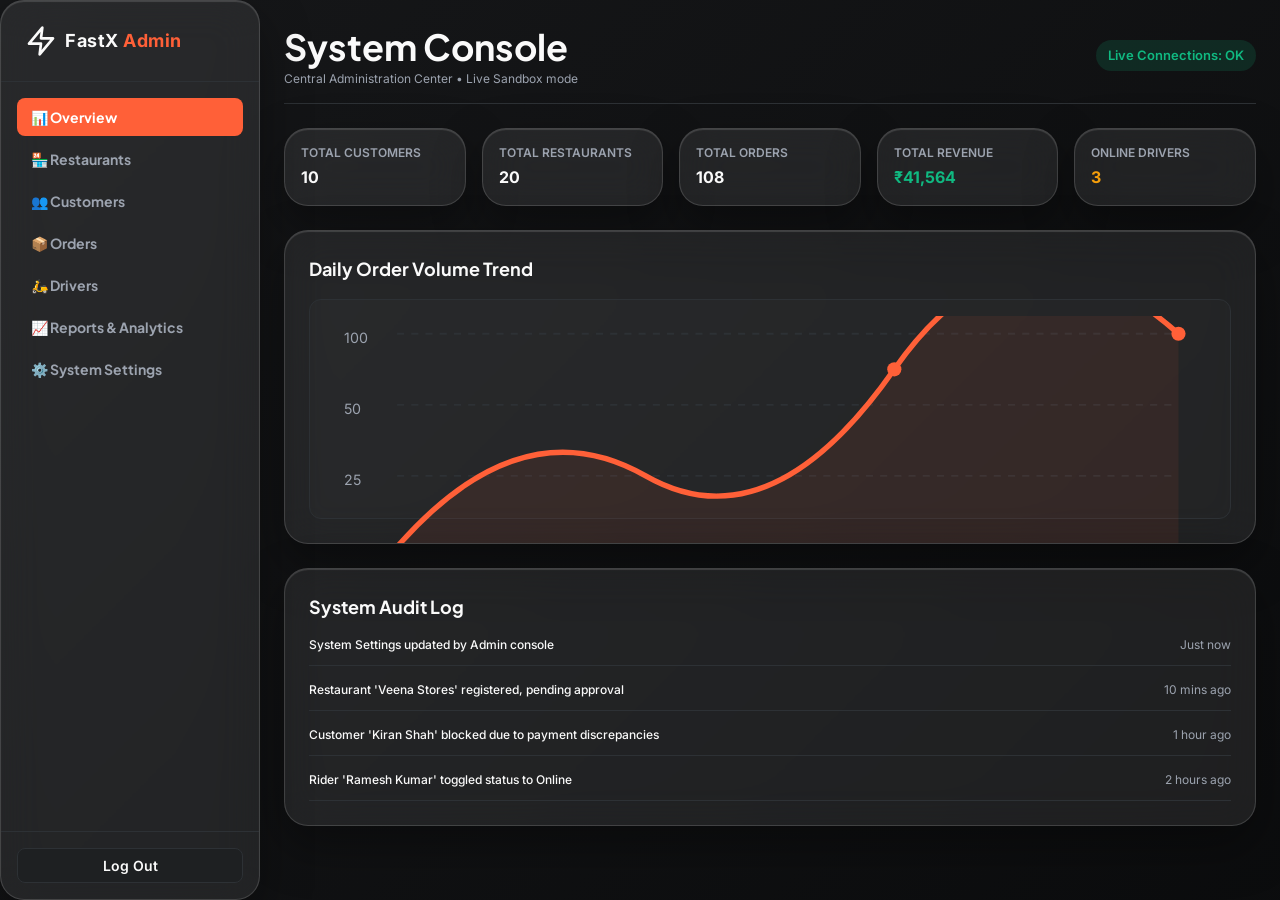
<file: admin/dashboard.html>
<!DOCTYPE html>
<html lang="en">
<head>
  <meta charset="UTF-8">
  <meta name="viewport" content="width=device-width, initial-scale=1.0">
  
  <!-- SEO Meta Tags -->
  <title>Admin Dashboard - FastX</title>
  <meta name="description" content="Manage platform operations, verify merchants, block users, and monitor order stats for FastX.">
  
  <!-- Google Fonts -->
  <link rel="preconnect" href="https://fonts.googleapis.com">
  <link rel="preconnect" href="https://fonts.gstatic.com" crossorigin>
  <link href="https://fonts.googleapis.com/css2?family=Inter:wght@400;500;600;700&family=Plus+Jakarta+Sans:wght@500;600;700;800&display=swap" rel="stylesheet">
  
  <!-- CSS Stylesheets -->
  <link rel="stylesheet" href="../css/design-system.css">
  <link rel="stylesheet" href="../css/components.css">
  <link rel="stylesheet" href="../css/pages/admin-dashboard.css">
  <link rel="stylesheet" href="../css/pages/checkout.css"> <!-- Reusing modal backdrop styling -->
</head>
<body class="admin-root">

  <!-- ==========================================
       1. SIDEBAR NAVIGATION (Desktop)
       ========================================== -->
  <aside class="admin-sidebar" aria-label="Console Navigation">
    <div class="admin-sidebar-header">
      <svg class="icon icon-lg" viewBox="0 0 24 24" fill="none" stroke="var(--color-primary)" stroke-width="2.5">
        <path d="M13 2L3 14h9l-1 8 10-12h-9l1-8z"/>
      </svg>
      <span class="font-weight-bold text-lg" style="letter-spacing: 0.5px;">FastX <span style="color: var(--color-primary);">Admin</span></span>
    </div>

    <!-- 8 Tabs Buttons -->
    <nav class="admin-sidebar-menu">
      <button class="admin-sidebar-btn active" onclick="switchAdminTab('overview')" id="btn-overview">
        📊 Overview
      </button>
      <button class="admin-sidebar-btn" onclick="switchAdminTab('restaurants')" id="btn-restaurants">
        🏪 Restaurants
      </button>
      <button class="admin-sidebar-btn" onclick="switchAdminTab('customers')" id="btn-customers">
        👥 Customers
      </button>
      <button class="admin-sidebar-btn" onclick="switchAdminTab('orders')" id="btn-orders">
        📦 Orders
      </button>
      <button class="admin-sidebar-btn" onclick="switchAdminTab('drivers')" id="btn-drivers">
        🛵 Drivers
      </button>
      <button class="admin-sidebar-btn" onclick="switchAdminTab('reports')" id="btn-reports">
        📈 Reports & Analytics
      </button>
      <button class="admin-sidebar-btn" onclick="switchAdminTab('settings')" id="btn-settings">
        ⚙️ System Settings
      </button>
    </nav>

    <div class="admin-sidebar-footer">
      <button class="btn btn-secondary btn-block" onclick="processAdminLogout()" style="padding: 8px;">
        Log Out
      </button>
    </div>
  </aside>

  <!-- ==========================================
       2. MAIN WORKSPACE / CONTENT PANELS
       ========================================== -->
  <main class="admin-main">
    
    <!-- Workspace Header -->
    <header class="admin-header">
      <div>
        <h1 class="text-3xl">System Console</h1>
        <p class="text-xs" style="color: var(--color-dark-text-muted); margin-top: 2px;">Central Administration Center • Live Sandbox mode</p>
      </div>
      
      <div style="display: flex; align-items: center; gap: var(--space-4);">
        <span class="badge badge-success" style="padding: 6px 12px; font-size: 0.8125rem;">Live Connections: OK</span>
      </div>
    </header>

    <!-- ======================================================================
         TAB PANEL 1: OVERVIEW DASHBOARD
         ====================================================================== -->
    <section class="admin-tab-panel active" id="panel-overview">
      
      <!-- 5 Stats Cards Grid -->
      <div class="admin-stats-grid">
        <div class="card">
          <span class="text-xs font-weight-semibold" style="color: var(--color-dark-text-muted);">TOTAL CUSTOMERS</span>
          <div class="text-2xl font-weight-bold" id="stats-customers" style="margin-top: 4px;">0</div>
        </div>
        <div class="card">
          <span class="text-xs font-weight-semibold" style="color: var(--color-dark-text-muted);">TOTAL RESTAURANTS</span>
          <div class="text-2xl font-weight-bold" id="stats-restaurants" style="margin-top: 4px;">0</div>
        </div>
        <div class="card">
          <span class="text-xs font-weight-semibold" style="color: var(--color-dark-text-muted);">TOTAL ORDERS</span>
          <div class="text-2xl font-weight-bold" id="stats-orders" style="margin-top: 4px;">0</div>
        </div>
        <div class="card">
          <span class="text-xs font-weight-semibold" style="color: var(--color-dark-text-muted);">TOTAL REVENUE</span>
          <div class="text-2xl font-weight-bold" id="stats-revenue" style="margin-top: 4px; color: var(--color-success);">₹0</div>
        </div>
        <div class="card">
          <span class="text-xs font-weight-semibold" style="color: var(--color-dark-text-muted);">ONLINE DRIVERS</span>
          <div class="text-2xl font-weight-bold" id="stats-drivers" style="margin-top: 4px; color: var(--color-warning);">0</div>
        </div>
      </div>

      <!-- Trend Chart Mock (SVG) -->
      <div class="card" style="padding: var(--space-6);">
        <h3 class="text-lg font-weight-bold" style="margin-bottom: var(--space-4);">Daily Order Volume Trend</h3>
        <div class="svg-chart-box">
          <svg viewBox="0 0 500 150" width="100%" height="100%">
            <!-- Graph Grids -->
            <line x1="40" y1="10" x2="480" y2="10" stroke="#2D3135" stroke-dasharray="4"/>
            <line x1="40" y1="50" x2="480" y2="50" stroke="#2D3135" stroke-dasharray="4"/>
            <line x1="40" y1="90" x2="480" y2="90" stroke="#2D3135" stroke-dasharray="4"/>
            <line x1="40" y1="130" x2="480" y2="130" stroke="#2D3135"/>
            
            <!-- Axis Labels -->
            <text x="10" y="15" fill="#9CA3AF" font-size="8">100</text>
            <text x="10" y="55" fill="#9CA3AF" font-size="8">50</text>
            <text x="10" y="95" fill="#9CA3AF" font-size="8">25</text>
            <text x="10" y="135" fill="#9CA3AF" font-size="8">0</text>

            <!-- Line Path (Gradient Area) -->
            <path d="M 40 130 Q 110 50, 180 90 T 320 30 T 480 10 L 480 130 Z" fill="rgba(255, 90, 54, 0.08)" />
            <path d="M 40 130 Q 110 50, 180 90 T 320 30 T 480 10" fill="none" stroke="var(--color-primary)" stroke-width="3" stroke-linecap="round" />
            
            <!-- Key Points -->
            <circle cx="480" cy="10" r="4" fill="var(--color-primary)"/>
            <circle cx="320" cy="30" r="4" fill="var(--color-primary)"/>
          </svg>
        </div>
      </div>

      <!-- Recent Log Activities -->
      <div class="card" style="padding: var(--space-6);">
        <h3 class="text-lg font-weight-bold" style="margin-bottom: var(--space-4);">System Audit Log</h3>
        <div style="display: flex; flex-direction: column; gap: var(--space-4);" id="activity-log-container">
          <!-- Dynamic entries -->
        </div>
      </div>

    </section>

    <!-- ======================================================================
         TAB PANEL 2: RESTAURANT MANAGEMENT
         ====================================================================== -->
    <section class="admin-tab-panel" id="panel-restaurants">
      <div class="menu-controls-row">
        <div class="input-group" style="max-width: 320px; margin-bottom: 0;">
          <input class="input-field" type="text" id="rest-search-input" placeholder="Search restaurant name..." oninput="filterRestaurantsTable(this.value)">
        </div>
      </div>

      <div style="overflow-x: auto; margin-top: var(--space-4);">
        <table class="menu-list-table">
          <thead>
            <tr>
              <th>Restaurant</th>
              <th>Area</th>
              <th>Rating</th>
              <th>Status</th>
              <th>Console Approval</th>
              <th>Actions</th>
            </tr>
          </thead>
          <tbody id="admin-restaurants-table-body">
            <!-- Data dynamically populated -->
          </tbody>
        </table>
      </div>
    </section>

    <!-- ======================================================================
         TAB PANEL 3: CUSTOMER MANAGEMENT
         ====================================================================== -->
    <section class="admin-tab-panel" id="panel-customers">
      <div class="menu-controls-row">
        <div class="input-group" style="max-width: 320px; margin-bottom: 0;">
          <input class="input-field" type="text" id="cust-search-input" placeholder="Search customer email..." oninput="filterCustomersTable(this.value)">
        </div>
      </div>

      <div style="overflow-x: auto; margin-top: var(--space-4);">
        <table class="menu-list-table">
          <thead>
            <tr>
              <th>Customer Name</th>
              <th>Email</th>
              <th>Contact</th>
              <th>Status</th>
              <th>System Action</th>
              <th>History</th>
            </tr>
          </thead>
          <tbody id="admin-customers-table-body">
            <!-- Data dynamically populated -->
          </tbody>
        </table>
      </div>
    </section>

    <!-- ======================================================================
         TAB PANEL 4: ORDER MANAGEMENT
         ====================================================================== -->
    <section class="admin-tab-panel" id="panel-orders">
      <div class="menu-controls-row">
        <div class="input-group" style="max-width: 320px; margin-bottom: 0;">
          <select class="input-field" id="order-status-filter" onchange="filterOrdersTable(this.value)">
            <option value="ALL">All Orders</option>
            <option value="PLACED">Placed</option>
            <option value="PREPARING">Preparing</option>
            <option value="OUT_FOR_DELIVERY">Out for Delivery</option>
            <option value="DELIVERED">Delivered</option>
            <option value="CANCELLED">Cancelled</option>
          </select>
        </div>
      </div>

      <div style="overflow-x: auto; margin-top: var(--space-4);">
        <table class="menu-list-table">
          <thead>
            <tr>
              <th>Order ID</th>
              <th>Restaurant</th>
              <th>Total Amount</th>
              <th>Date</th>
              <th>Status</th>
              <th>Actions</th>
            </tr>
          </thead>
          <tbody id="admin-orders-table-body">
            <!-- Data dynamically populated -->
          </tbody>
        </table>
      </div>
    </section>

    <!-- ======================================================================
         TAB PANEL 5: DELIVERY PARTNER MANAGEMENT
         ====================================================================== -->
    <section class="admin-tab-panel" id="panel-drivers">
      <div style="overflow-x: auto;">
        <table class="menu-list-table">
          <thead>
            <tr>
              <th>Rider Name</th>
              <th>Contact</th>
              <th>Vehicle info</th>
              <th>Current Status</th>
              <th>Toggle Availability</th>
            </tr>
          </thead>
          <tbody id="admin-drivers-table-body">
            <!-- Data dynamically populated -->
          </tbody>
        </table>
      </div>
    </section>

    <!-- ======================================================================
         TAB PANEL 6: REPORTS & ANALYTICS
         ====================================================================== -->
    <section class="admin-tab-panel" id="panel-reports">
      <div class="grid grid-2-col">
        
        <!-- Top performing restaurants -->
        <div class="card" style="padding: var(--space-6);">
          <h3 class="text-lg font-weight-bold" style="margin-bottom: var(--space-4);">Top Selling Bengaluru Restaurants</h3>
          <div style="display: flex; flex-direction: column; gap: var(--space-4);" id="top-restaurants-list">
            <!-- Populated via JS -->
          </div>
        </div>

        <!-- Weekly growth column columns -->
        <div class="chart-container">
          <h3 class="text-lg font-weight-bold">Weekly Order Turnovers</h3>
          <div class="chart-bar-list" style="height: 180px;">
            <div class="chart-bar-wrapper" style="width: 15%;">
              <div class="chart-bar" style="height: 60%" data-value="120 orders"></div>
              <span class="chart-label">Wk 1</span>
            </div>
            <div class="chart-bar-wrapper" style="width: 15%;">
              <div class="chart-bar" style="height: 70%" data-value="142 orders"></div>
              <span class="chart-label">Wk 2</span>
            </div>
            <div class="chart-bar-wrapper" style="width: 15%;">
              <div class="chart-bar" style="height: 50%" data-value="95 orders"></div>
              <span class="chart-label">Wk 3</span>
            </div>
            <div class="chart-bar-wrapper" style="width: 15%;">
              <div class="chart-bar" style="height: 95%" data-value="198 orders"></div>
              <span class="chart-label">Wk 4</span>
            </div>
          </div>
        </div>

      </div>
    </section>

    <!-- ======================================================================
         TAB PANEL 7: PLATFORM SETTINGS
         ====================================================================== -->
    <section class="admin-tab-panel" id="panel-settings">
      <form id="admin-settings-form" onsubmit="savePlatformSettings(event)" class="card" style="padding: var(--space-6); display: flex; flex-direction: column; gap: var(--space-4);">
        
        <h3 class="text-lg font-weight-bold" style="border-bottom: 1px solid var(--color-dark-border); padding-bottom: 8px;">System Configurator</h3>

        <div class="settings-grid-panel">
          
          <div class="input-group">
            <label class="input-label" for="settings-delivery-charge">Delivery Charges ($)</label>
            <input class="input-field" type="number" step="0.01" id="settings-delivery-charge" required>
          </div>

          <div class="input-group">
            <label class="input-label" for="settings-gst-percent">GST Percentage (%)</label>
            <input class="input-field" type="number" step="0.1" id="settings-gst-percent" required>
          </div>

        </div>

        <div style="display: flex; justify-content: flex-end; margin-top: var(--space-2);">
          <button class="btn btn-primary" type="submit">
            Commit Changes
          </button>
        </div>

      </form>
    </section>

  </main>

  <!-- ==========================================
       3. MODAL OVERLAY PANELS (Popup details)
       ========================================== -->
  <!-- Modal 1: Details view -->
  <div id="admin-detail-modal" class="modal-overlay" aria-modal="true" role="dialog">
    <div class="success-modal" style="max-width: 480px; text-align: left; align-items: stretch; padding: var(--space-6);">
      
      <div style="display: flex; align-items: center; justify-content: space-between; margin-bottom: var(--space-4);">
        <h2 class="text-2xl" id="detail-modal-title" style="color: var(--color-dark-text-main); margin: 0;">Details</h2>
        <button onclick="closeDetailModal()" style="background: none; border: none; color: var(--color-dark-text-muted); font-size: 1.25rem; cursor: pointer;">✕</button>
      </div>

      <div id="detail-modal-body" style="display: flex; flex-direction: column; gap: var(--space-4);">
        <!-- Injected dynamically -->
      </div>

      <button class="btn btn-primary btn-block" onclick="closeDetailModal()" style="margin-top: var(--space-4);">
        Close
      </button>

    </div>
  </div>

  <!-- Load console dashboard controller -->
  <script src="../js/pages/admin-dashboard.js"></script>
</body>
</html>
</file>
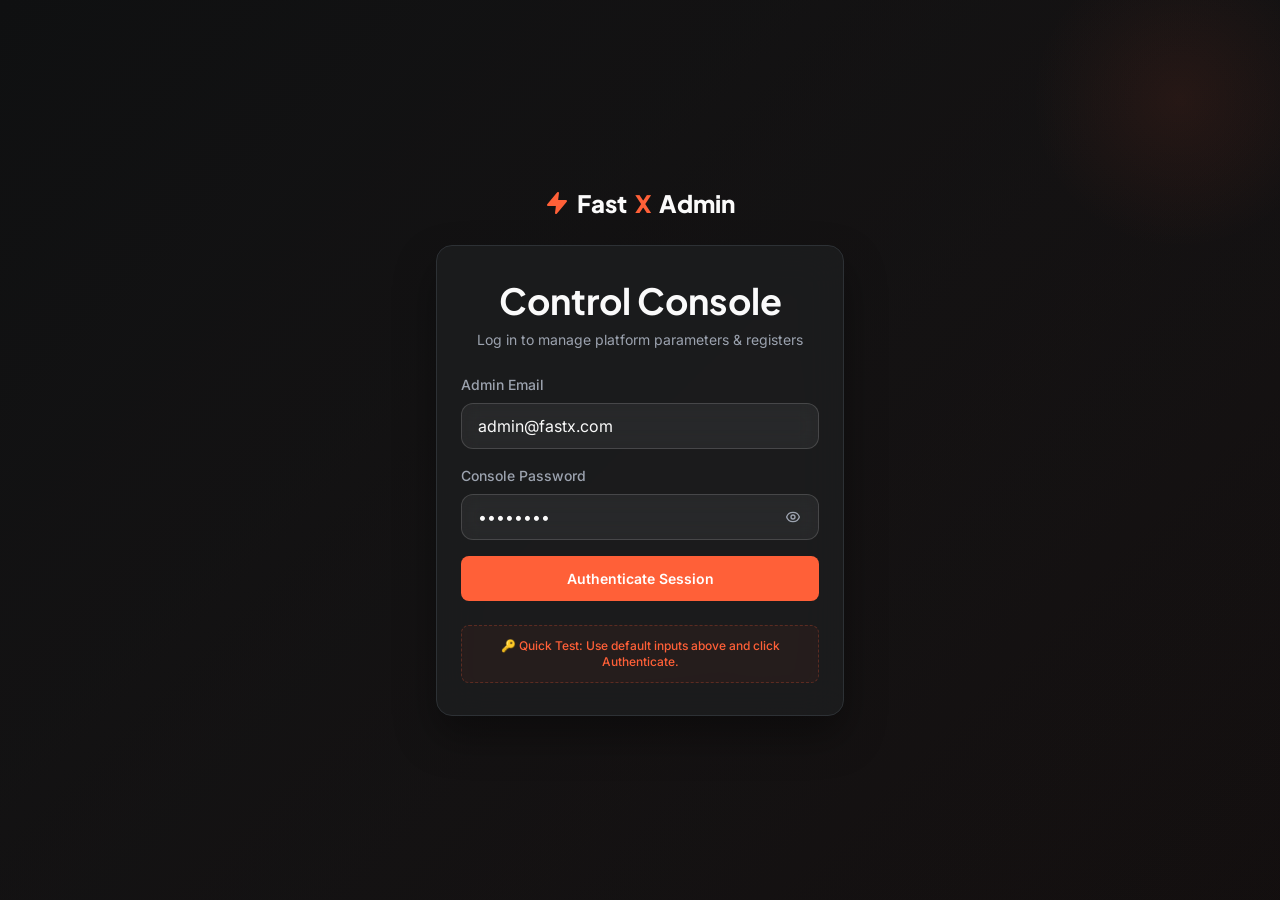
<file: admin/login.html>
<!DOCTYPE html>
<html lang="en">
<head>
  <meta charset="UTF-8">
  <meta name="viewport" content="width=device-width, initial-scale=1.0">
  
  <!-- SEO Meta Tags -->
  <title>Admin Login - FastX</title>
  <meta name="description" content="Log in to the FastX Administrator Panel to manage platform configurations, restaurants, customers, and delivery partners.">
  
  <!-- Google Fonts -->
  <link rel="preconnect" href="https://fonts.googleapis.com">
  <link rel="preconnect" href="https://fonts.gstatic.com" crossorigin>
  <link href="https://fonts.googleapis.com/css2?family=Inter:wght@400;500;600;700&family=Plus+Jakarta+Sans:wght@500;600;700;800&display=swap" rel="stylesheet">
  
  <!-- CSS Stylesheets (Paths use "../" to resolve correctly from the /admin directory) -->
  <link rel="stylesheet" href="../css/design-system.css">
  <link rel="stylesheet" href="../css/components.css">
  <link rel="stylesheet" href="../css/pages/auth.css">
</head>
<body>

  <main class="auth-section">
    <!-- Visual background glow card element -->
    <div class="auth-bg-glow" aria-hidden="true"></div>

    <div class="auth-container">
      
      <!-- Brand Logo -->
      <div class="auth-logo-row">
        <a href="../index.html" class="navbar-logo" id="logo-link">
          <svg class="icon" viewBox="0 0 24 24" aria-hidden="true">
            <path d="M13 2L3 14h9l-1 8 10-12h-9l1-8z" fill="var(--color-primary)" stroke="var(--color-primary)"/>
          </svg>
          Fast<span>X</span> Admin
        </a>
      </div>

      <!-- Administrator Login card container -->
      <div class="auth-card">
        
        <div class="auth-header">
          <h1 class="text-2xl">Control Console</h1>
          <p class="auth-subtitle">Log in to manage platform parameters & registers</p>
        </div>

        <!-- Form Element -->
        <form id="admin-login-form" onsubmit="processAdminLogin(event)">
          
          <!-- Email Input -->
          <div class="input-group">
            <label class="input-label" for="admin-email">Admin Email</label>
            <input class="input-field" type="email" id="admin-email" required placeholder="admin@fastx.com" value="admin@fastx.com">
          </div>

          <!-- Password Input -->
          <div class="input-group">
            <label class="input-label" for="admin-password">Console Password</label>
            <div class="password-input-wrapper">
              <input class="input-field" type="password" id="admin-password" required placeholder="••••••••" value="admin123">
              <!-- Password show/hide eyeball toggle button -->
              <button type="button" class="password-toggle-btn" onclick="togglePasswordVisibility()" aria-label="Toggle Password Visibility">
                <svg class="icon icon-sm" fill="none" viewBox="0 0 24 24" stroke="currentColor" id="eyeball-icon">
                  <path stroke-linecap="round" stroke-linejoin="round" stroke-width="2" d="M15 12a3 3 0 11-6 0 3 3 0 016 0z" />
                  <path stroke-linecap="round" stroke-linejoin="round" stroke-width="2" d="M2.458 12C3.732 7.943 7.523 5 12 5c4.478 0 8.268 2.943 9.542 7-1.274 4.057-5.064 7-9.542 7-4.477 0-8.268-2.943-9.542-7z" />
                </svg>
              </button>
            </div>
          </div>

          <!-- Submit Button -->
          <button class="btn btn-primary btn-block" type="submit" id="submit-btn" style="margin-top: var(--space-4);">
            Authenticate Session
          </button>

        </form>

        <!-- Informative disclaimer for testing -->
        <div style="background-color: rgba(255, 90, 54, 0.05); border: 1px dashed rgba(255, 90, 54, 0.25); border-radius: var(--radius-md); padding: 12px;">
          <p class="text-xs" style="color: var(--color-primary); text-align: center; font-weight: 500;">
            🔑 Quick Test: Use default inputs above and click Authenticate.
          </p>
        </div>

      </div>

    </div>
  </main>

  <script>
    // Toggle Password Visibility
    function togglePasswordVisibility() {
      const input = document.getElementById("admin-password");
      const icon = document.getElementById("eyeball-icon");
      if (!input) return;

      const isPass = input.type === "password";
      input.type = isPass ? "text" : "password";

      if (isPass) {
        icon.innerHTML = `
          <path stroke-linecap="round" stroke-linejoin="round" stroke-width="2" d="M13.875 18.825A10.05 10.05 0 0112 19c-4.478 0-8.268-2.943-9.542-7a9.97 9.97 0 011.563-3.029m5.858.908a3 3 0 114.243 4.243M9.878 9.878l4.242 4.242M9.88 9.88l-3.29-3.29m7.532 7.532l3.29 3.29M3 3l18 18" />
        `;
      } else {
        icon.innerHTML = `
          <path stroke-linecap="round" stroke-linejoin="round" stroke-width="2" d="M15 12a3 3 0 11-6 0 3 3 0 016 0z" />
          <path stroke-linecap="round" stroke-linejoin="round" stroke-width="2" d="M2.458 12C3.732 7.943 7.523 5 12 5c4.478 0 8.268 2.943 9.542 7-1.274 4.057-5.064 7-9.542 7-4.477 0-8.268-2.943-9.542-7z" />
        `;
      }
    }

    // Process Admin Login
    function processAdminLogin(event) {
      event.preventDefault();
      
      const email = document.getElementById("admin-email").value;
      const btn = document.getElementById("submit-btn");
      
      btn.disabled = true;
      btn.textContent = "Authenticating...";

      setTimeout(() => {
        // Save admin session token
        const adminSession = {
          email: email,
          name: "System Admin",
          role: "ADMIN",
          loggedIn: true
        };
        localStorage.setItem("fastx_admin_user", JSON.stringify(adminSession));
        
        // Redirect to single SPA dashboard
        window.location.href = "dashboard.html";
      }, 800);
    }
  </script>

</body>
</html>
</file>
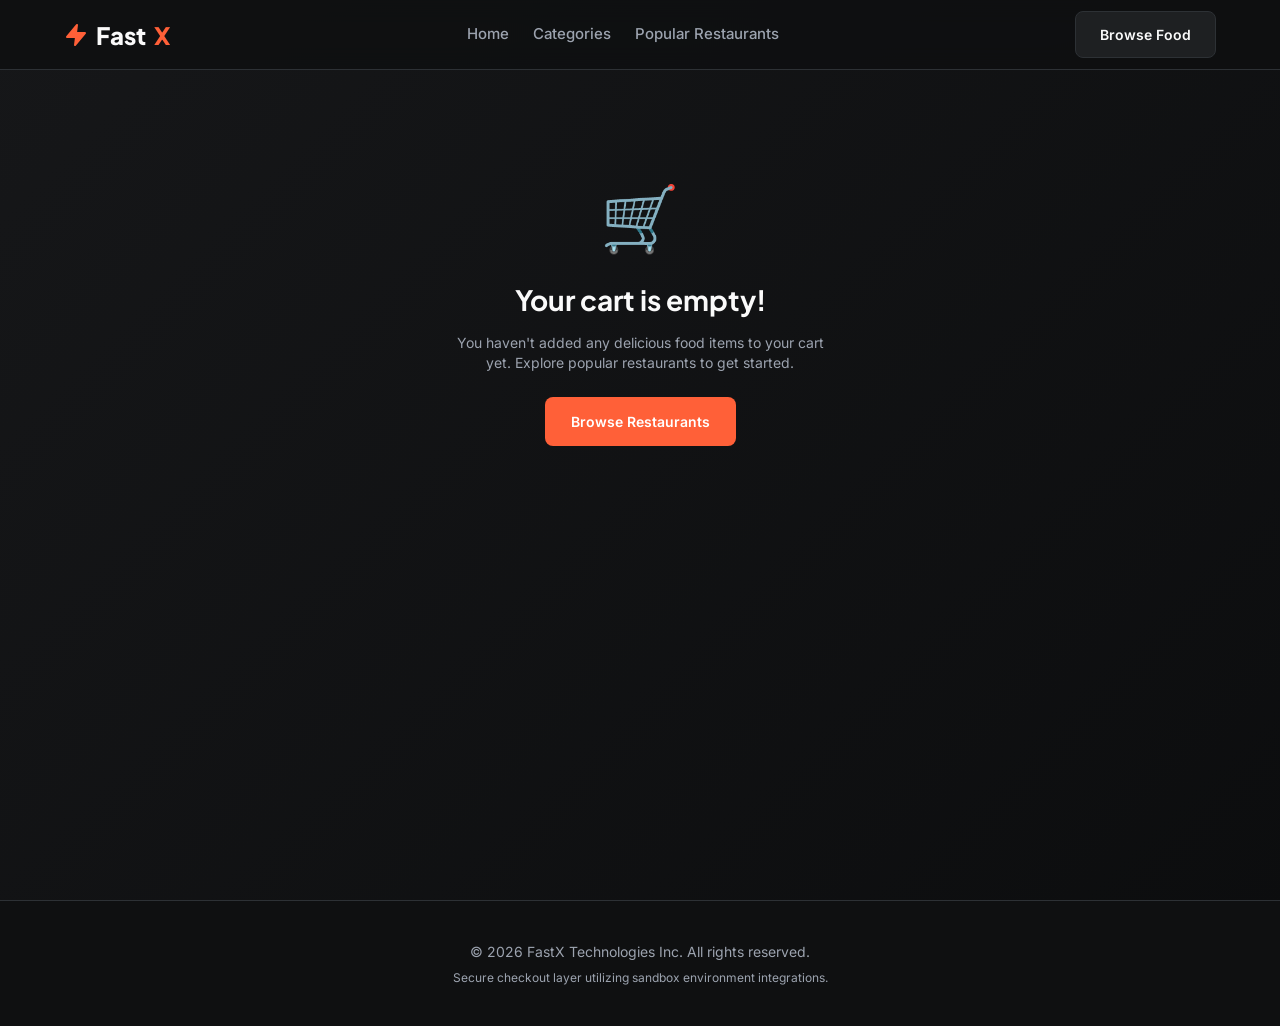
<file: customer/checkout.html>
<!DOCTYPE html>
<html lang="en">
<head>
  <meta charset="UTF-8">
  <meta name="viewport" content="width=device-width, initial-scale=1.0">
  
  <!-- SEO Meta Tags -->
  <title>Checkout - FastX</title>
  <meta name="description" content="Review your order, enter delivery details, select payment, and place your order securely with FastX.">
  
  <!-- Google Fonts: Plus Jakarta Sans for Headers, Inter for Body -->
  <link rel="preconnect" href="https://fonts.googleapis.com">
  <link rel="preconnect" href="https://fonts.gstatic.com" crossorigin>
  <link href="https://fonts.googleapis.com/css2?family=Inter:wght@400;500;600;700&family=Plus+Jakarta+Sans:wght@500;600;700;800&display=swap" rel="stylesheet">
  
  <!-- CSS Stylesheets (Paths use "../" to resolve correctly from the /customer directory) -->
  <link rel="stylesheet" href="../css/design-system.css">
  <link rel="stylesheet" href="../css/components.css">
  <link rel="stylesheet" href="../css/pages/checkout.css">
</head>
<body>

  <!-- ==========================================
       1. NAVIGATION BAR
       ========================================== -->
  <nav class="navbar" aria-label="Main Navigation">
    <div class="container navbar-container">
      
      <!-- Brand Logo -->
      <a href="../index.html" class="navbar-logo" id="logo-link">
        <svg class="icon" viewBox="0 0 24 24" aria-hidden="true">
          <path d="M13 2L3 14h9l-1 8 10-12h-9l1-8z" fill="var(--color-primary)" stroke="var(--color-primary)"/>
        </svg>
        Fast<span>X</span>
      </a>

      <!-- Navigation Menu -->
      <div class="navbar-menu">
        <a href="../index.html" class="nav-link">Home</a>
        <a href="../index.html#categories" class="nav-link">Categories</a>
        <a href="../index.html#restaurants" class="nav-link">Popular Restaurants</a>
        <a href="profile.html" class="nav-link" id="nav-profile-link" style="display: none;">Profile</a>
      </div>

      <!-- Action Buttons -->
      <div style="display: flex; align-items: center; gap: var(--space-4);">
        <!-- User Info Slot when Logged In -->
        <div id="nav-user-info" style="display: none; align-items: center; gap: 8px;">
          <!-- Avatar + Name -->
        </div>
        <!-- Back to Food Button -->
        <a href="../index.html#restaurants" class="btn btn-secondary">Browse Food</a>
      </div>

    </div>
  </nav>

  <!-- ==========================================
       2. CHECKOUT CONTENT SECTION
       ========================================== -->
  <main class="checkout-section">
    <div class="container">
      
      <!-- Main checkout grid layout (JS will hide/show sections based on cart state) -->
      <div id="checkout-grid" class="checkout-container" style="display: none;">
        
        <!-- Left: Forms (Address & Payment) -->
        <form id="checkout-form" class="checkout-form-card" onsubmit="handlePlaceOrder(event)">
          
          <!-- Section 1: Delivery Details -->
          <div>
            <h2 class="form-section-title">
              <svg class="icon" viewBox="0 0 24 24" fill="none" stroke="currentColor">
                <path d="M21 10c0 7-9 13-9 13s-9-6-9-13a9 9 0 0 1 18 0z"></path>
                <circle cx="12" cy="10" r="3"></circle>
              </svg>
              Delivery Address
            </h2>
            
            <div class="form-row form-row-2">
              <div class="input-group">
                <label class="input-label" for="full-name">Full Name</label>
                <input class="input-field" type="text" id="full-name" required placeholder="Enter your full name">
              </div>
              <div class="input-group">
                <label class="input-label" for="phone-number">Phone Number</label>
                <input class="input-field" type="tel" id="phone-number" required placeholder="Enter contact number">
              </div>
            </div>

            <div class="input-group">
              <label class="input-label" for="street-address">Street Address / Flat No.</label>
              <input class="input-field" type="text" id="street-address" required placeholder="e.g. Flat 302, 3rd Floor, Lotus Apartments">
            </div>

            <div class="form-row form-row-2">
              <div class="input-group">
                <label class="input-label" for="area-select">Area (Bengaluru)</label>
                <select class="input-field" id="area-select" required style="cursor: pointer;">
                  <option value="" disabled selected>Select your area</option>
                  <option value="Indiranagar">Indiranagar</option>
                  <option value="Koramangala">Koramangala</option>
                  <option value="Jayanagar">Jayanagar</option>
                  <option value="HSR Layout">HSR Layout</option>
                  <option value="Whitefield">Whitefield</option>
                  <option value="Malleshwaram">Malleshwaram</option>
                  <option value="JP Nagar">JP Nagar</option>
                  <option value="MG Road">MG Road</option>
                </select>
              </div>
              <div class="input-group">
                <label class="input-label" for="pincode">Pincode</label>
                <input class="input-field" type="text" id="pincode" pattern="[0-9]{6}" required placeholder="6-digit Pincode">
              </div>
            </div>
          </div>

          <!-- Section 2: Payment Selection -->
          <div>
            <h2 class="form-section-title">
              <svg class="icon" viewBox="0 0 24 24" fill="none" stroke="currentColor">
                <rect x="1" y="4" width="22" height="16" rx="2" ry="2"></rect>
                <line x1="1" y1="10" x2="23" y2="10"></line>
              </svg>
              Payment Method
            </h2>

            <div class="payment-selector-grid">
              
              <!-- Payment Card 1: UPI -->
              <label class="payment-card active" id="pay-upi-label">
                <input type="radio" name="payment-method" value="UPI" checked onclick="togglePaymentFields('UPI')">
                <span class="payment-icon">📱</span>
                <span class="font-weight-semibold" style="font-size: 0.9375rem;">UPI / GooglePay</span>
              </label>

              <!-- Payment Card 2: Credit/Debit -->
              <label class="payment-card" id="pay-card-label">
                <input type="radio" name="payment-method" value="CARD" onclick="togglePaymentFields('CARD')">
                <span class="payment-icon">💳</span>
                <span class="font-weight-semibold" style="font-size: 0.9375rem;">Credit/Debit Card</span>
              </label>

              <!-- Payment Card 3: COD -->
              <label class="payment-card" id="pay-cod-label">
                <input type="radio" name="payment-method" value="COD" onclick="togglePaymentFields('COD')">
                <span class="payment-icon">💵</span>
                <span class="font-weight-semibold" style="font-size: 0.9375rem;">Cash On Delivery</span>
              </label>

            </div>

            <!-- Conditional Details: UPI Panel -->
            <div id="upi-details-panel" class="payment-details-panel" style="display: block;">
              <div class="input-group" style="margin-bottom: 0;">
                <label class="input-label" for="upi-id">UPI Address</label>
                <input class="input-field" type="text" id="upi-id" placeholder="e.g. username@okhdfcbank">
              </div>
            </div>

            <!-- Conditional Details: Card Panel -->
            <div id="card-details-panel" class="payment-details-panel">
              <div class="input-group">
                <label class="input-label" for="card-number">Card Number</label>
                <input class="input-field" type="text" id="card-number" placeholder="XXXX XXXX XXXX XXXX" pattern="[0-9\s]{12,19}">
              </div>
              <div class="form-row form-row-2" style="gap: var(--space-4);">
                <div class="input-group" style="margin-bottom: 0;">
                  <label class="input-label" for="card-expiry">Expiry Date</label>
                  <input class="input-field" type="text" id="card-expiry" placeholder="MM/YY">
                </div>
                <div class="input-group" style="margin-bottom: 0;">
                  <label class="input-label" for="card-cvv">CVV</label>
                  <input class="input-field" type="password" id="card-cvv" placeholder="***" maxlength="3">
                </div>
              </div>
            </div>

            <!-- Conditional Details: COD Panel -->
            <div id="cod-details-panel" class="payment-details-panel">
              <p class="text-xs" style="color: var(--color-success); font-weight: 500;">
                ✓ Safe & Contactless COD option active. Please keep exact change ready during delivery.
              </p>
            </div>
          </div>

        </form>

        <!-- Right: Cart Item Summary sticky card -->
        <aside class="summary-sticky-card" aria-label="Order items Summary">
          <div class="summary-restaurant-header">
            <span class="text-xs" style="color: var(--color-primary); font-weight: 700; text-transform: uppercase;">Ordering From</span>
            <h2 class="text-xl" id="summary-restaurant-name" style="margin: 2px 0;">Toit</h2>
          </div>

          <!-- Dynamic item list -->
          <div id="summary-items" class="summary-items-list">
            <!-- JavaScript will inject cart_item_row instances here -->
          </div>

          <!-- Calculations Panel -->
          <div class="price-breakdown">
            <div class="breakdown-row">
              <span>Subtotal</span>
              <span id="summary-subtotal">₹0.00</span>
            </div>
            <div class="breakdown-row">
              <span>Delivery Partner Fee</span>
              <span id="summary-delivery">₹40.00</span>
            </div>
            <div class="breakdown-row">
              <span>Taxes & GST (5%)</span>
              <span id="summary-taxes">₹0.00</span>
            </div>
            <div class="breakdown-row grand-total">
              <span>Grand Total</span>
              <span id="summary-grandtotal">₹0.00</span>
            </div>
          </div>

          <!-- Submit Trigger -->
          <button class="btn btn-primary btn-block" type="submit" form="checkout-form" style="margin-top: var(--space-2);">
            Place Order
          </button>
        </aside>

      </div>

      <!-- Left: Empty Cart state message layout -->
      <div id="empty-cart-view" class="empty-cart-panel" style="display: none;">
        <span class="empty-cart-icon">🛒</span>
        <h2 class="text-2xl">Your cart is empty!</h2>
        <p class="text-sm">You haven't added any delicious food items to your cart yet. Explore popular restaurants to get started.</p>
        <a href="../index.html#restaurants" class="btn btn-primary" style="margin-top: var(--space-2);">Browse Restaurants</a>
      </div>

    </div>
  </main>

  <!-- ==========================================
       3. MOCK SUCCESS POPUP MODAL
       ========================================== -->
  <div id="success-modal-overlay" class="modal-overlay">
    <div class="success-modal">
      <div class="modal-success-icon">
        <svg class="icon icon-lg" viewBox="0 0 24 24" fill="none" stroke="currentColor">
          <polyline points="20 6 9 17 4 12"></polyline>
        </svg>
      </div>
      <h2 class="text-2xl" style="color: var(--color-dark-text-main);">Order Placed Successfully!</h2>
      <p class="text-sm">Thank you for ordering with FastX! Your payment was verified, and the kitchen is preparing your fresh meal.</p>
      
      <div style="background-color: var(--color-dark-bg); border-radius: var(--radius-md); padding: 12px; width: 100%; border: 1px solid var(--color-dark-border);">
        <p class="text-xs" style="color: var(--color-dark-text-muted);">Estimated Delivery Time</p>
        <p class="text-lg font-weight-bold" style="color: var(--color-primary); margin-top: 2px;">25 - 35 Minutes</p>
      </div>

      <button class="btn btn-primary btn-block" onclick="redirectToHome()">
        Back to Homepage
      </button>
    </div>
  </div>

  <!-- ==========================================
       4. FOOTER SECTION
       ========================================== -->
  <footer style="border-top: 1px solid var(--color-dark-border); padding: 40px 0; background-color: var(--color-dark-bg); text-align: center;">
    <div class="container">
      <p style="font-size: 0.875rem; color: var(--color-dark-text-muted);">
        &copy; 2026 FastX Technologies Inc. All rights reserved.
      </p>
      <p class="text-xs" style="margin-top: var(--space-2); color: var(--color-dark-text-muted);">
        Secure checkout layer utilizing sandbox environment integrations.
      </p>
    </div>
  </footer>

  <!-- Scripts: loaded sequentially -->
  <script src="../js/cart.js"></script>
  <script src="../js/pages/checkout.js"></script>
</body>
</html>
</file>
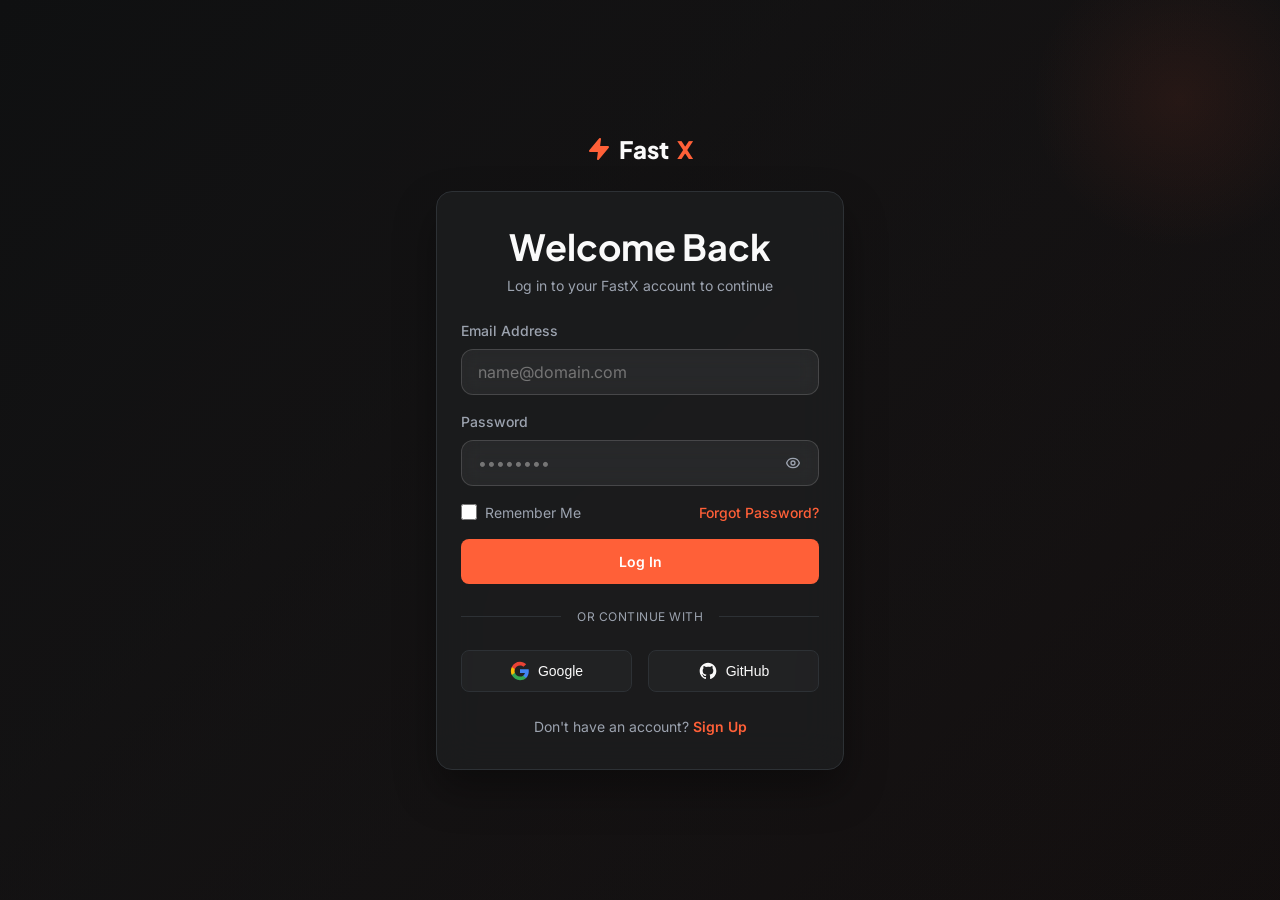
<file: customer/login.html>
<!DOCTYPE html>
<html lang="en">
<head>
  <meta charset="UTF-8">
  <meta name="viewport" content="width=device-width, initial-scale=1.0">
  
  <!-- SEO Meta Tags -->
  <title>Log In - FastX</title>
  <meta name="description" content="Log in to your FastX account to order food and track deliveries.">
  
  <!-- Google Fonts: Plus Jakarta Sans for Headers, Inter for Body -->
  <link rel="preconnect" href="https://fonts.googleapis.com">
  <link rel="preconnect" href="https://fonts.gstatic.com" crossorigin>
  <link href="https://fonts.googleapis.com/css2?family=Inter:wght@400;500;600;700&family=Plus+Jakarta+Sans:wght@500;600;700;800&display=swap" rel="stylesheet">
  
  <!-- CSS Stylesheets (Paths use "../" to resolve correctly from the /customer directory) -->
  <link rel="stylesheet" href="../css/design-system.css">
  <link rel="stylesheet" href="../css/components.css">
  <link rel="stylesheet" href="../css/pages/auth.css">
</head>
<body>

  <main class="auth-section">
    <!-- Visual background glow card element -->
    <div class="auth-bg-glow" aria-hidden="true"></div>

    <div class="auth-container">
      
      <!-- Brand Logo -->
      <div class="auth-logo-row">
        <a href="../index.html" class="navbar-logo" id="logo-link">
          <svg class="icon" viewBox="0 0 24 24" aria-hidden="true">
            <path d="M13 2L3 14h9l-1 8 10-12h-9l1-8z" fill="var(--color-primary)" stroke="var(--color-primary)"/>
          </svg>
          Fast<span>X</span>
        </a>
      </div>

      <!-- Main Login glass card container -->
      <div class="auth-card">
        
        <div class="auth-header">
          <h1 class="text-2xl">Welcome Back</h1>
          <p class="auth-subtitle">Log in to your FastX account to continue</p>
        </div>

        <!-- Form Element -->
        <form id="login-form" onsubmit="processLogin(event)">
          
          <!-- Email Input -->
          <div class="input-group">
            <label class="input-label" for="login-email">Email Address</label>
            <input class="input-field" type="email" id="login-email" required placeholder="name@domain.com">
          </div>

          <!-- Password Input -->
          <div class="input-group">
            <label class="input-label" for="login-password">Password</label>
            <div class="password-input-wrapper">
              <input class="input-field" type="password" id="login-password" required placeholder="••••••••">
              <!-- Password show/hide eyeball toggle button -->
              <button type="button" class="password-toggle-btn" onclick="togglePasswordVisibility('login-password')" aria-label="Toggle Password Visibility">
                <svg class="icon icon-sm" fill="none" viewBox="0 0 24 24" stroke="currentColor">
                  <path stroke-linecap="round" stroke-linejoin="round" stroke-width="2" d="M15 12a3 3 0 11-6 0 3 3 0 016 0z" />
                  <path stroke-linecap="round" stroke-linejoin="round" stroke-width="2" d="M2.458 12C3.732 7.943 7.523 5 12 5c4.478 0 8.268 2.943 9.542 7-1.274 4.057-5.064 7-9.542 7-4.477 0-8.268-2.943-9.542-7z" />
                </svg>
              </button>
            </div>
          </div>

          <!-- Options Line (Remember & Forgot) -->
          <div class="auth-options-row" style="margin-bottom: var(--space-4);">
            <label class="checkbox-label">
              <input type="checkbox" id="remember-me">
              <span>Remember Me</span>
            </label>
            <a href="#" class="forgot-link" onclick="handleForgotPassword(event)">Forgot Password?</a>
          </div>

          <!-- Submit Button -->
          <button class="btn btn-primary btn-block" type="submit" id="submit-btn">
            Log In
          </button>

        </form>

        <!-- Social login divider -->
        <div class="divider-row">
          <div class="divider-line"></div>
          <span>Or continue with</span>
          <div class="divider-line"></div>
        </div>

        <!-- Social Buttons Grid -->
        <div class="social-buttons-grid">
          <button class="btn-social" onclick="mockSocialLogin('Google')" aria-label="Sign in with Google">
            <!-- Google Logo SVG -->
            <svg viewBox="0 0 24 24" fill="currentColor">
              <path d="M22.56 12.25c0-.78-.07-1.53-.2-2.25H12v4.26h5.92c-.26 1.37-1.04 2.53-2.21 3.31v2.77h3.57c2.08-1.92 3.28-4.74 3.28-8.09z" fill="#4285F4"/>
              <path d="M12 23c2.97 0 5.46-.98 7.28-2.66l-3.57-2.77c-.98.66-2.23 1.06-3.71 1.06-2.86 0-5.29-1.93-6.16-4.53H2.18v2.84C3.99 20.53 7.7 23 12 23z" fill="#34A853"/>
              <path d="M5.84 14.09c-.22-.66-.35-1.36-.35-2.09s.13-1.43.35-2.09V7.06H2.18C1.43 8.55 1 10.22 1 12s.43 3.45 1.18 4.94l3.66-2.85z" fill="#FBBC05"/>
              <path d="M12 5.38c1.62 0 3.06.56 4.21 1.64l3.15-3.15C17.45 2.09 14.97 1 12 1 7.7 1 3.99 3.47 2.18 7.06l3.66 2.85c.87-2.6 3.3-4.53 6.16-4.53z" fill="#EA4335"/>
            </svg>
            Google
          </button>
          
          <button class="btn-social" onclick="mockSocialLogin('GitHub')" aria-label="Sign in with GitHub">
            <!-- Github Logo SVG -->
            <svg viewBox="0 0 24 24" fill="currentColor">
              <path fill-rule="evenodd" clip-rule="evenodd" d="M12 2C6.477 2 2 6.477 2 12c0 4.42 2.865 8.167 6.839 9.49.5.092.682-.217.682-.482 0-.237-.008-.866-.013-1.7-2.782.603-3.369-1.34-3.369-1.34-.454-1.156-1.11-1.464-1.11-1.464-.908-.62.069-.608.069-.608 1.003.07 1.531 1.03 1.531 1.03.892 1.529 2.341 1.087 2.91.831.092-.646.35-1.086.636-1.336-2.22-.253-4.555-1.11-4.555-4.943 0-1.091.39-1.984 1.029-2.683-.103-.253-.446-1.27.098-2.647 0 0 .84-.269 2.75 1.025A9.564 9.564 0 0112 6.844c.85.004 1.705.115 2.504.337 1.909-1.294 2.747-1.025 2.747-1.025.546 1.377.203 2.394.1 2.647.64.699 1.028 1.592 1.028 2.683 0 3.842-2.339 4.687-4.566 4.935.359.309.678.919.678 1.852 0 1.336-.012 2.415-.012 2.743 0 .267.18.577.688.479C19.138 20.162 22 16.418 22 12c0-5.523-4.477-10-10-10z" />
            </svg>
            GitHub
          </button>
        </div>

        <!-- Card Footer -->
        <div class="auth-footer">
          Don't have an account? <a href="register.html">Sign Up</a>
        </div>

      </div>

    </div>
  </main>

  <!-- Link Authentication Logic -->
  <script src="../js/pages/auth.js"></script>
</body>
</html>
</file>
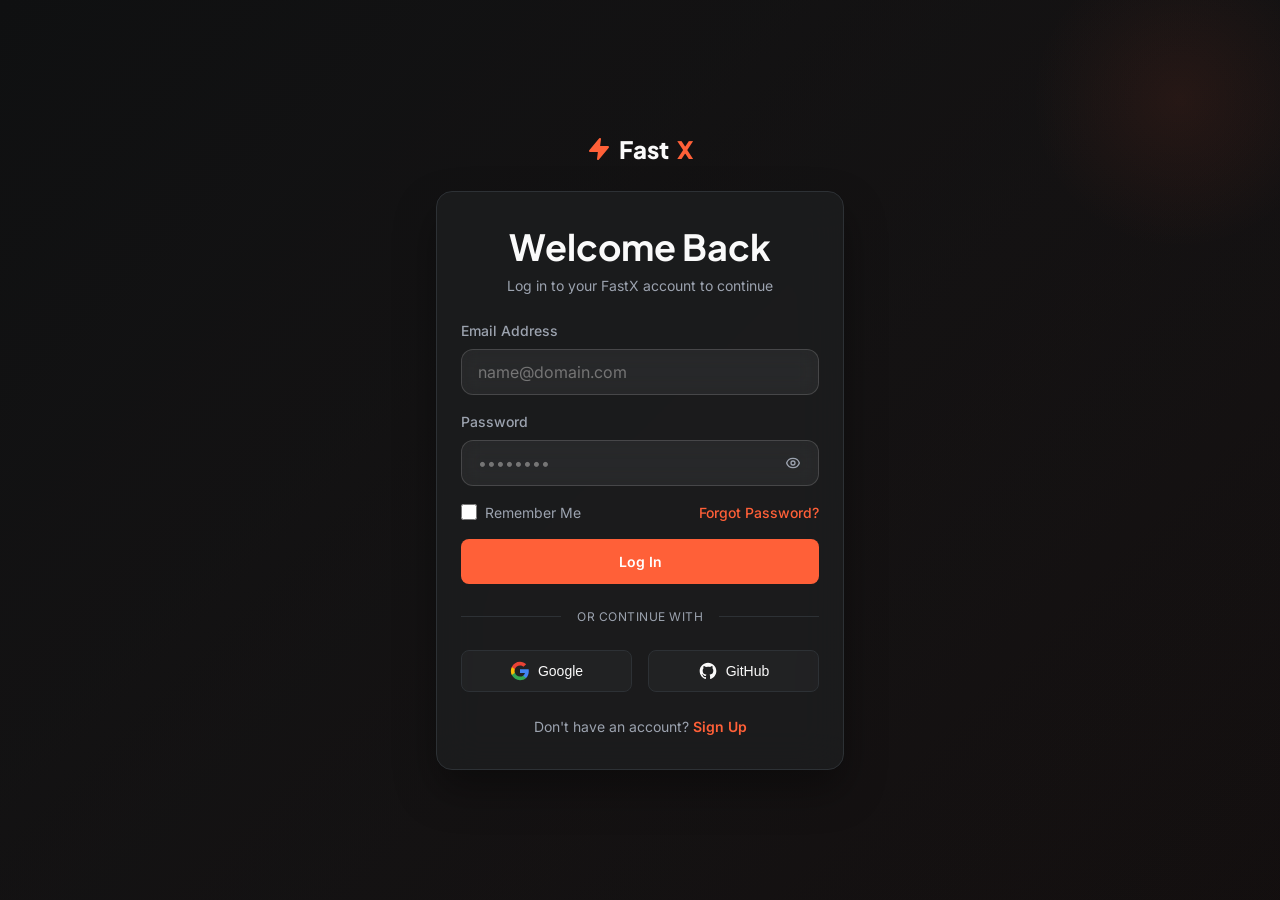
<file: customer/profile.html>
<!DOCTYPE html>
<html lang="en">
<head>
  <meta charset="UTF-8">
  <meta name="viewport" content="width=device-width, initial-scale=1.0">
  
  <!-- SEO Meta Tags -->
  <title>My Profile - FastX</title>
  <meta name="description" content="Manage your FastX profile, wallet, reward points, addresses, and order history in one secure place.">
  
  <!-- Google Fonts: Plus Jakarta Sans for Headers, Inter for Body -->
  <link rel="preconnect" href="https://fonts.googleapis.com">
  <link rel="preconnect" href="https://fonts.gstatic.com" crossorigin>
  <link href="https://fonts.googleapis.com/css2?family=Inter:wght@400;500;600;700&family=Plus+Jakarta+Sans:wght@500;600;700;800&display=swap" rel="stylesheet">
  
  <!-- CSS Stylesheets -->
  <link rel="stylesheet" href="../css/design-system.css">
  <link rel="stylesheet" href="../css/components.css">
  <link rel="stylesheet" href="../css/pages/profile.css">
  <link rel="stylesheet" href="../css/pages/checkout.css"> <!-- Reusing modal classes -->
</head>
<body>

  <!-- ==========================================
       1. NAVIGATION BAR
       ========================================== -->
  <nav class="navbar" aria-label="Main Navigation">
    <div class="container navbar-container">
      
      <!-- Brand Logo -->
      <a href="../index.html" class="navbar-logo" id="logo-link">
        <svg class="icon" viewBox="0 0 24 24" aria-hidden="true">
          <path d="M13 2L3 14h9l-1 8 10-12h-9l1-8z" fill="var(--color-primary)" stroke="var(--color-primary)"/>
        </svg>
        Fast<span>X</span>
      </a>

      <!-- Navigation Menu -->
      <div class="navbar-menu">
        <a href="../index.html" class="nav-link">Home</a>
        <a href="../index.html#categories" class="nav-link">Categories</a>
        <a href="../index.html#restaurants" class="nav-link">Popular Restaurants</a>
      </div>

      <!-- Action Buttons -->
      <div style="display: flex; align-items: center; gap: var(--space-4);">
        <!-- Navigation bar user status -->
        <div id="nav-user-profile" style="display: flex; align-items: center; gap: 8px;">
          <!-- Will be populated dynamically by script -->
        </div>
        <button class="btn btn-secondary" onclick="processLogout()" aria-label="Log Out from Account">Log Out</button>
        <a href="../index.html" class="btn btn-primary">Order Food</a>
      </div>

    </div>
  </nav>

  <!-- ==========================================
       2. PROFILE SUMMARY SECTION
       ========================================== -->
  <main class="profile-section">
    <div class="container profile-container">
      
      <!-- Left Column: User Profile header card, Wallet Balance & Rewards -->
      <div class="profile-card-left">
        
        <!-- User Info Header Card -->
        <div class="card user-info-card">
          <div style="position: relative; display: inline-block; margin: 0 auto var(--space-3) auto;">
            <div class="avatar-large" id="profile-avatar" style="overflow: hidden; display: flex; align-items: center; justify-content: center; font-size: 2.5rem; border: 3px solid var(--color-primary);">👨🏻</div>
            <button onclick="openEditModal()" style="position: absolute; bottom: 0; right: 0; background: var(--color-primary); border: none; border-radius: 50%; width: 28px; height: 28px; display: flex; align-items: center; justify-content: center; cursor: pointer; color: white; box-shadow: 0 2px 5px rgba(0,0,0,0.3);">
              ✏️
            </button>
          </div>
          <h1 class="user-name-title" id="profile-name">Guest User</h1>
          
          <div style="margin-top: 8px;">
            <span class="badge" id="membership-badge" style="font-size: 0.75rem; padding: 4px 10px; font-weight: 700; text-transform: uppercase;">Silver Member</span>
          </div>
          
          <div style="margin-top: 12px; font-size: 0.75rem; color: var(--color-dark-text-muted);" id="joined-date-display">
            Joined: July 2026
          </div>
          
          <button class="btn btn-secondary btn-block" onclick="openEditModal()" style="margin-top: var(--space-4); padding: 8px 16px;">
            Edit Profile
          </button>
        </div>

        <!-- Wallet & Rewards Card -->
        <div class="card wallet-card">
          <div style="display: flex; justify-content: space-between; align-items: center;">
            <span class="text-xs font-weight-semibold" style="color: var(--color-dark-text-muted); text-transform: uppercase;">FastX Wallet</span>
            <span class="badge badge-success" style="font-size: 0.65rem;">Active</span>
          </div>
          <div class="wallet-balance" id="wallet-amount">₹450.00</div>
          
          <div style="margin-top: 16px; border-top: 1px solid rgba(255,255,255,0.08); padding-top: 12px; display: flex; justify-content: space-between; align-items: center;">
            <span class="text-xs font-weight-semibold" style="color: var(--color-dark-text-muted); text-transform: uppercase;">Reward Points</span>
            <span class="font-weight-bold" id="reward-points-amount" style="color: var(--color-primary); font-size: 1.1rem;">120 pts</span>
          </div>
          
          <button class="btn btn-outline btn-block" onclick="mockTopUp()" style="margin-top: var(--space-4); padding: 6px 12px; font-size: 0.75rem;">
            + Add Money
          </button>
        </div>

      </div>

      <!-- Right Column: Navigation Tabs & Detail Panels -->
      <div>
        
        <!-- Tabs Header Buttons -->
        <div class="profile-tabs-header" role="tablist">
          <button class="profile-tab-btn active" onclick="switchTab('personal')" id="tab-personal" role="tab">Personal Info</button>
          <button class="profile-tab-btn" onclick="switchTab('orders')" id="tab-orders" role="tab">My Orders</button>
          <button class="profile-tab-btn" onclick="switchTab('favorites')" id="tab-favorites" role="tab">Favorites</button>
          <button class="profile-tab-btn" onclick="switchTab('addresses')" id="tab-addresses" role="tab">Saved Addresses</button>
          <button class="profile-tab-btn" onclick="switchTab('payments')" id="tab-payments" role="tab">Payment Methods</button>
          <button class="profile-tab-btn" onclick="switchTab('notifications')" id="tab-notifications" role="tab">Notifications</button>
          <button class="profile-tab-btn" onclick="switchTab('settings')" id="tab-settings" role="tab">Settings</button>
          <button class="profile-tab-btn" onclick="switchTab('help')" id="tab-help" role="tab">Help & Support</button>
          <button class="profile-tab-btn" onclick="processLogout()" style="color: var(--color-danger);" role="tab">Logout</button>
        </div>

        <!-- Tab Panel: Personal Information -->
        <section class="profile-tab-panel active" id="panel-personal" aria-label="Personal Information panel">
          <div class="card" style="padding: var(--space-6); display: flex; flex-direction: column; gap: var(--space-4);">
            <h3 class="text-xl font-weight-bold" style="color: var(--color-dark-text-main);">Personal Information</h3>
            
            <div style="display: grid; grid-template-columns: 1fr 1fr; gap: var(--space-4);">
              <div>
                <p class="text-xs font-weight-semibold" style="color: var(--color-dark-text-muted); text-transform: uppercase;">Full Name</p>
                <p class="text-base" id="info-name" style="color: var(--color-dark-text-main); font-weight: 500; margin-top: 2px;">Guest User</p>
              </div>
              <div>
                <p class="text-xs font-weight-semibold" style="color: var(--color-dark-text-muted); text-transform: uppercase;">Email Address</p>
                <p class="text-base" id="info-email" style="color: var(--color-dark-text-main); font-weight: 500; margin-top: 2px;">guest@fastx.com</p>
              </div>
              <div>
                <p class="text-xs font-weight-semibold" style="color: var(--color-dark-text-muted); text-transform: uppercase;">Mobile Number</p>
                <p class="text-base" id="info-phone" style="color: var(--color-dark-text-main); font-weight: 500; margin-top: 2px;">+91 98765 43210</p>
              </div>
              <div>
                <p class="text-xs font-weight-semibold" style="color: var(--color-dark-text-muted); text-transform: uppercase;">Membership Status</p>
                <p class="text-base" id="info-membership" style="color: var(--color-primary); font-weight: 700; margin-top: 2px; text-transform: uppercase;">Silver Member</p>
              </div>
            </div>
            
            <div style="border-top: 1px solid var(--color-dark-border); padding-top: var(--space-4);">
              <p class="text-xs font-weight-semibold" style="color: var(--color-dark-text-muted); text-transform: uppercase;">Default Delivery Address</p>
              <p class="text-base" id="info-address" style="color: var(--color-dark-text-main); font-weight: 500; margin-top: 4px; line-height: 1.5;">Flat 302, Lotus Apts, Koramangala, Bengaluru</p>
            </div>
          </div>
        </section>

        <!-- Tab Panel: Order History -->
        <section class="profile-tab-panel" id="panel-orders" aria-label="Order History panel">
          <div class="order-history-list" id="orders-history-container">
            <!-- Dynamic past order cards injected here -->
          </div>
        </section>

        <!-- Tab Panel: Favorites -->
        <section class="profile-tab-panel" id="panel-favorites" aria-label="Favorite Restaurants panel">
          <div class="fav-restaurants-grid" id="favorites-container">
            <!-- Dynamic favorites will render here -->
          </div>
        </section>

        <!-- Tab Panel: Saved Addresses -->
        <section class="profile-tab-panel" id="panel-addresses" aria-label="Saved Addresses panel">
          <div class="card" style="padding: var(--space-6);">
            <h3 class="text-xl font-weight-bold" style="margin-bottom: var(--space-4); color: var(--color-dark-text-main);">Saved Addresses</h3>
            
            <div class="saved-list" id="addresses-container">
              <div class="saved-item" style="padding: var(--space-3); background: rgba(255,255,255,0.02); border-radius: var(--radius-lg); border: 1px solid var(--color-dark-border);">
                <span>🏠</span>
                <div style="flex-grow: 1;">
                  <p class="font-weight-bold" style="color: var(--color-dark-text-main);">Home (Default)</p>
                  <p class="text-xs" id="address-home-text">Flat 302, Lotus Apts, Koramangala, Bengaluru</p>
                </div>
              </div>
              <div class="saved-item" style="padding: var(--space-3); background: rgba(255,255,255,0.02); border-radius: var(--radius-lg); border: 1px solid var(--color-dark-border);">
                <span>💼</span>
                <div style="flex-grow: 1;">
                  <p class="font-weight-bold" style="color: var(--color-dark-text-main);">Work</p>
                  <p class="text-xs">Sigma Tech Park, Phase 2, Whitefield, Bengaluru</p>
                </div>
              </div>
            </div>
          </div>
        </section>

        <!-- Tab Panel: Payment Methods -->
        <section class="profile-tab-panel" id="panel-payments" aria-label="Payment Methods panel">
          <div class="card" style="padding: var(--space-6);">
            <h3 class="text-xl font-weight-bold" style="margin-bottom: var(--space-4); color: var(--color-dark-text-main);">Saved Payment Options</h3>
            
            <div class="saved-list">
              <div class="saved-item payment-item" style="padding: var(--space-3); background: rgba(255,255,255,0.02); border-radius: var(--radius-lg); border: 1px solid var(--color-dark-border);">
                <span style="font-size: 1.5rem; margin-right: 8px;">💳</span>
                <div style="flex-grow: 1;">
                  <p class="font-weight-bold" style="color: var(--color-dark-text-main); font-size: 0.9375rem;">HDFC Debit Card</p>
                  <p class="text-xs">**** **** 4829</p>
                </div>
                <span class="badge badge-success" style="font-size: 0.65rem;">Primary</span>
              </div>
              <div class="saved-item payment-item" style="padding: var(--space-3); background: rgba(255,255,255,0.02); border-radius: var(--radius-lg); border: 1px solid var(--color-dark-border);">
                <span style="font-size: 1.5rem; margin-right: 8px;">📱</span>
                <div style="flex-grow: 1;">
                  <p class="font-weight-bold" style="color: var(--color-dark-text-main); font-size: 0.9375rem;">Google Pay UPI</p>
                  <p class="text-xs">username@okhdfcbank</p>
                </div>
              </div>
            </div>
          </div>
        </section>

        <!-- Tab Panel: Notifications -->
        <section class="profile-tab-panel" id="panel-notifications" aria-label="Notifications panel">
          <div class="card" style="padding: var(--space-6);">
            <h3 class="text-xl font-weight-bold" style="margin-bottom: var(--space-4); color: var(--color-dark-text-main);">Notification Preferences</h3>
            
            <div class="settings-list">
              <div class="settings-row">
                <div>
                  <p class="font-weight-semibold" style="color: var(--color-dark-text-main);">Email Receipts</p>
                  <p class="text-xs" style="color: var(--color-dark-text-muted);">Receive order summaries and PDF invoices in inbox</p>
                </div>
                <label class="switch-toggle">
                  <input type="checkbox" checked onclick="toggleSetting('email')">
                  <span class="slider-switch"></span>
                </label>
              </div>
              <div class="settings-row">
                <div>
                  <p class="font-weight-semibold" style="color: var(--color-dark-text-main);">SMS Delivery Status</p>
                  <p class="text-xs" style="color: var(--color-dark-text-muted);">Get automated SMS updates from dispatch and drivers</p>
                </div>
                <label class="switch-toggle">
                  <input type="checkbox" checked onclick="toggleSetting('sms')">
                  <span class="slider-switch"></span>
                </label>
              </div>
              <div class="settings-row">
                <div>
                  <p class="font-weight-semibold" style="color: var(--color-dark-text-main);">Marketing Campaigns</p>
                  <p class="text-xs" style="color: var(--color-dark-text-muted);">Stay informed about weekly coupons and local discounts</p>
                </div>
                <label class="switch-toggle">
                  <input type="checkbox" onclick="toggleSetting('marketing')">
                  <span class="slider-switch"></span>
                </label>
              </div>
            </div>
          </div>
        </section>

        <!-- Tab Panel: Settings -->
        <section class="profile-tab-panel" id="panel-settings" aria-label="Account Settings panel">
          <div class="card" style="padding: var(--space-6);">
            <h3 class="text-lg font-weight-bold" style="margin-bottom: var(--space-4); color: var(--color-dark-text-main);">General Settings</h3>
            
            <div class="settings-list">
              <div class="settings-row">
                <div>
                  <p class="font-weight-semibold" style="color: var(--color-dark-text-main);">Dark Mode Theme</p>
                  <p class="text-xs" style="color: var(--color-dark-text-muted);">Enable visual obsidian dark layout rules</p>
                </div>
                <label class="switch-toggle">
                  <input type="checkbox" checked disabled>
                  <span class="slider-switch"></span>
                </label>
              </div>
              <div class="settings-row">
                <div>
                  <p class="font-weight-semibold" style="color: var(--color-dark-text-main);">FastX AI Recommendations</p>
                  <p class="text-xs" style="color: var(--color-dark-text-muted);">Allow AI to curate food based on order histories</p>
                </div>
                <label class="switch-toggle">
                  <input type="checkbox" checked onclick="toggleSetting('ai')">
                  <span class="slider-switch"></span>
                </label>
              </div>
            </div>
          </div>
        </section>

        <!-- Tab Panel: Help & Support -->
        <section class="profile-tab-panel" id="panel-help" aria-label="Help & Support panel">
          <div class="card" style="padding: var(--space-6); display: flex; flex-direction: column; gap: var(--space-4);">
            <h3 class="text-xl font-weight-bold" style="color: var(--color-dark-text-main);">Help & Support</h3>
            <p class="text-sm">Need assistance with a recent order, payment, or delivery? Our team is active 24/7 to resolve issues.</p>
            
            <div style="border-top: 1px solid var(--color-dark-border); padding-top: var(--space-4); display: flex; flex-direction: column; gap: var(--space-3);">
              <div style="display: flex; justify-content: space-between; align-items: center; padding: 12px; background: rgba(255,255,255,0.02); border-radius: var(--radius-md);">
                <span class="font-weight-semibold">📞 Customer Helpline</span>
                <a href="tel:+919876543210" style="color: var(--color-primary); font-weight: 700; text-decoration: none;">+91 98765 43210</a>
              </div>
              <div style="display: flex; justify-content: space-between; align-items: center; padding: 12px; background: rgba(255,255,255,0.02); border-radius: var(--radius-md);">
                <span class="font-weight-semibold">📧 Email Support</span>
                <a href="mailto:support@fastx.com" style="color: var(--color-primary); font-weight: 700; text-decoration: none;">support@fastx.com</a>
              </div>
            </div>
          </div>
        </section>

      </div>

    </div>
  </main>

  <!-- ==========================================
       3. EDIT PROFILE DIALOG MODAL
       ========================================== -->
  <div id="edit-modal-overlay" class="modal-overlay" aria-modal="true" role="dialog" style="display: none; position: fixed; top: 0; left: 0; right: 0; bottom: 0; background: rgba(0,0,0,0.6); backdrop-filter: blur(4px); z-index: 10000; align-items: center; justify-content: center;">
    <div class="success-modal" style="max-width: 480px; text-align: left; align-items: stretch; padding: var(--space-6); background: rgba(30, 30, 30, 0.95); border-radius: 24px; border: 1px solid rgba(255,255,255,0.15);">
      
      <div style="display: flex; align-items: center; justify-content: space-between; margin-bottom: var(--space-3);">
        <h2 class="text-2xl" style="color: var(--color-dark-text-main); margin: 0; font-weight: 800;">Edit Profile</h2>
        <button onclick="closeEditModal()" style="background: none; border: none; color: var(--color-dark-text-muted); font-size: 1.25rem; cursor: pointer;">✕</button>
      </div>
      
      <!-- Edit Profile form -->
      <form id="edit-profile-form" onsubmit="saveProfileChanges(event)" style="display: flex; flex-direction: column; gap: var(--space-4);">
        
        <!-- Avatar Preview and Upload -->
        <div style="display: flex; align-items: center; gap: 16px; margin-bottom: var(--space-2);">
          <div class="avatar-large" id="edit-avatar-preview" style="margin: 0; width: 64px; height: 64px; font-size: 1.8rem; overflow: hidden; display: flex; align-items: center; justify-content: center;">👨🏻</div>
          <div>
            <label class="input-label" style="margin-bottom: 4px;">Profile Picture</label>
            <input type="file" id="edit-avatar-file" accept="image/*" style="display: none;" onchange="handleAvatarFileChange(event)">
            <button type="button" class="btn btn-secondary" onclick="document.getElementById('edit-avatar-file').click()" style="padding: 6px 12px; font-size: 0.75rem;">
              Upload Image
            </button>
            <input type="hidden" id="edit-avatar-base64">
          </div>
        </div>

        <div class="input-group">
          <label class="input-label" for="edit-name">Full Name</label>
          <input class="input-field" type="text" id="edit-name" required placeholder="Enter full name">
        </div>
        
        <div class="input-group">
          <label class="input-label" for="edit-email">Email Address</label>
          <input class="input-field" type="email" id="edit-email" required placeholder="name@domain.com">
        </div>

        <div class="input-group">
          <label class="input-label" for="edit-phone">Phone Number</label>
          <input class="input-field" type="tel" id="edit-phone" required placeholder="Enter phone number">
        </div>

        <div class="input-group">
          <label class="input-label" for="edit-address">Delivery Address</label>
          <textarea class="input-field" id="edit-address" required rows="2" placeholder="Enter delivery address" style="resize: none; font-family: inherit; font-size: 0.875rem; padding: var(--space-2);"></textarea>
        </div>

        <div style="display: flex; gap: var(--space-4); margin-top: var(--space-2);">
          <button class="btn btn-secondary" type="button" onclick="closeEditModal()" style="flex: 1;">Cancel</button>
          <button class="btn btn-primary" type="submit" style="flex: 1;">Save Changes</button>
        </div>
      </form>

    </div>
  </div>

  <!-- ==========================================
       4. FOOTER SECTION
       ========================================== -->
  <footer style="border-top: 1px solid var(--color-dark-border); padding: 40px 0; background-color: var(--color-dark-bg); text-align: center;">
    <div class="container">
      <p style="font-size: 0.875rem; color: var(--color-dark-text-muted);">
        &copy; 2026 FastX Technologies Inc. All rights reserved.
      </p>
    </div>
  </footer>

  <!-- Scripts loaded sequentially -->
  <script src="../js/pages/profile.js"></script>
</body>
</html>
</file>
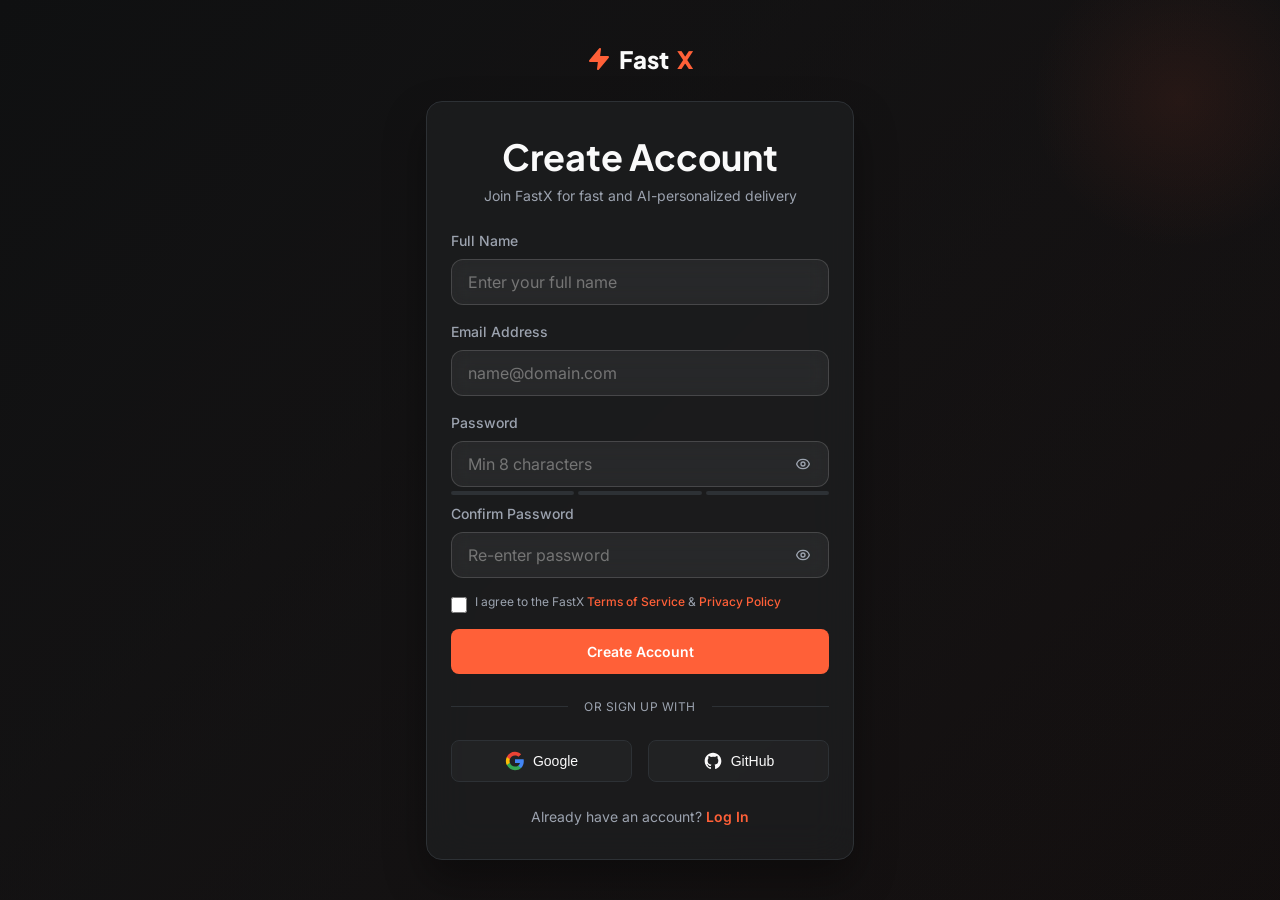
<file: customer/register.html>
<!DOCTYPE html>
<html lang="en">
<head>
  <meta charset="UTF-8">
  <meta name="viewport" content="width=device-width, initial-scale=1.0">
  
  <!-- SEO Meta Tags -->
  <title>Sign Up - FastX</title>
  <meta name="description" content="Create a FastX account to get started with fast and AI-recommended food delivery.">
  
  <!-- Google Fonts: Plus Jakarta Sans for Headers, Inter for Body -->
  <link rel="preconnect" href="https://fonts.googleapis.com">
  <link rel="preconnect" href="https://fonts.gstatic.com" crossorigin>
  <link href="https://fonts.googleapis.com/css2?family=Inter:wght@400;500;600;700&family=Plus+Jakarta+Sans:wght@500;600;700;800&display=swap" rel="stylesheet">
  
  <!-- CSS Stylesheets (Paths use "../" to resolve correctly from the /customer directory) -->
  <link rel="stylesheet" href="../css/design-system.css">
  <link rel="stylesheet" href="../css/components.css">
  <link rel="stylesheet" href="../css/pages/auth.css">
</head>
<body>

  <main class="auth-section">
    <!-- Visual background glow card element -->
    <div class="auth-bg-glow" aria-hidden="true"></div>

    <div class="auth-container" style="max-width: 460px;">
      
      <!-- Brand Logo -->
      <div class="auth-logo-row">
        <a href="../index.html" class="navbar-logo" id="logo-link">
          <svg class="icon" viewBox="0 0 24 24" aria-hidden="true">
            <path d="M13 2L3 14h9l-1 8 10-12h-9l1-8z" fill="var(--color-primary)" stroke="var(--color-primary)"/>
          </svg>
          Fast<span>X</span>
        </a>
      </div>

      <!-- Main Sign Up glass card container -->
      <div class="auth-card">
        
        <div class="auth-header">
          <h1 class="text-2xl">Create Account</h1>
          <p class="auth-subtitle">Join FastX for fast and AI-personalized delivery</p>
        </div>

        <!-- Form Element -->
        <form id="register-form" onsubmit="processRegister(event)">
          
          <!-- Full Name Input -->
          <div class="input-group">
            <label class="input-label" for="reg-name">Full Name</label>
            <input class="input-field" type="text" id="reg-name" required placeholder="Enter your full name">
          </div>

          <!-- Email Input -->
          <div class="input-group">
            <label class="input-label" for="reg-email">Email Address</label>
            <input class="input-field" type="email" id="reg-email" required placeholder="name@domain.com">
          </div>

          <!-- Password Input -->
          <div class="input-group" style="margin-bottom: var(--space-3);">
            <label class="input-label" for="reg-password">Password</label>
            <div class="password-input-wrapper">
              <input class="input-field" type="password" id="reg-password" required placeholder="Min 8 characters" oninput="checkPasswordStrength(this.value)">
              <button type="button" class="password-toggle-btn" onclick="togglePasswordVisibility('reg-password')" aria-label="Toggle Password Visibility">
                <svg class="icon icon-sm" fill="none" viewBox="0 0 24 24" stroke="currentColor">
                  <path stroke-linecap="round" stroke-linejoin="round" stroke-width="2" d="M15 12a3 3 0 11-6 0 3 3 0 016 0z" />
                  <path stroke-linecap="round" stroke-linejoin="round" stroke-width="2" d="M2.458 12C3.732 7.943 7.523 5 12 5c4.478 0 8.268 2.943 9.542 7-1.274 4.057-5.064 7-9.542 7-4.477 0-8.268-2.943-9.542-7z" />
                </svg>
              </button>
            </div>
          </div>

          <!-- Password Strength Indicator Bars -->
          <div class="strength-indicator" id="strength-bars">
            <div class="strength-bar" id="bar-1"></div>
            <div class="strength-bar" id="bar-2"></div>
            <div class="strength-bar" id="bar-3"></div>
          </div>

          <!-- Confirm Password Input -->
          <div class="input-group">
            <label class="input-label" for="reg-confirm-password">Confirm Password</label>
            <div class="password-input-wrapper">
              <input class="input-field" type="password" id="reg-confirm-password" required placeholder="Re-enter password">
              <button type="button" class="password-toggle-btn" onclick="togglePasswordVisibility('reg-confirm-password')" aria-label="Toggle Password Visibility">
                <svg class="icon icon-sm" fill="none" viewBox="0 0 24 24" stroke="currentColor">
                  <path stroke-linecap="round" stroke-linejoin="round" stroke-width="2" d="M15 12a3 3 0 11-6 0 3 3 0 016 0z" />
                  <path stroke-linecap="round" stroke-linejoin="round" stroke-width="2" d="M2.458 12C3.732 7.943 7.523 5 12 5c4.478 0 8.268 2.943 9.542 7-1.274 4.057-5.064 7-9.542 7-4.477 0-8.268-2.943-9.542-7z" />
                </svg>
              </button>
            </div>
          </div>

          <!-- Terms and Conditions checkbox -->
          <div class="auth-options-row" style="margin-bottom: var(--space-4);">
            <label class="checkbox-label" style="align-items: flex-start;">
              <input type="checkbox" id="terms-agree" required style="margin-top: 3px;">
              <span class="text-xs">I agree to the FastX <a href="#" class="forgot-link">Terms of Service</a> & <a href="#" class="forgot-link">Privacy Policy</a></span>
            </label>
          </div>

          <!-- Submit Button -->
          <button class="btn btn-primary btn-block" type="submit" id="submit-btn">
            Create Account
          </button>

        </form>

        <!-- Social divider -->
        <div class="divider-row">
          <div class="divider-line"></div>
          <span>Or sign up with</span>
          <div class="divider-line"></div>
        </div>

        <!-- Social Buttons Grid -->
        <div class="social-buttons-grid">
          <button class="btn-social" onclick="mockSocialLogin('Google')" aria-label="Sign up with Google">
            <svg viewBox="0 0 24 24" fill="currentColor">
              <path d="M22.56 12.25c0-.78-.07-1.53-.2-2.25H12v4.26h5.92c-.26 1.37-1.04 2.53-2.21 3.31v2.77h3.57c2.08-1.92 3.28-4.74 3.28-8.09z" fill="#4285F4"/>
              <path d="M12 23c2.97 0 5.46-.98 7.28-2.66l-3.57-2.77c-.98.66-2.23 1.06-3.71 1.06-2.86 0-5.29-1.93-6.16-4.53H2.18v2.84C3.99 20.53 7.7 23 12 23z" fill="#34A853"/>
              <path d="M5.84 14.09c-.22-.66-.35-1.36-.35-2.09s.13-1.43.35-2.09V7.06H2.18C1.43 8.55 1 10.22 1 12s.43 3.45 1.18 4.94l3.66-2.85z" fill="#FBBC05"/>
              <path d="M12 5.38c1.62 0 3.06.56 4.21 1.64l3.15-3.15C17.45 2.09 14.97 1 12 1 7.7 1 3.99 3.47 2.18 7.06l3.66 2.85c.87-2.6 3.3-4.53 6.16-4.53z" fill="#EA4335"/>
            </svg>
            Google
          </button>
          
          <button class="btn-social" onclick="mockSocialLogin('GitHub')" aria-label="Sign up with GitHub">
            <svg viewBox="0 0 24 24" fill="currentColor">
              <path fill-rule="evenodd" clip-rule="evenodd" d="M12 2C6.477 2 2 6.477 2 12c0 4.42 2.865 8.167 6.839 9.49.5.092.682-.217.682-.482 0-.237-.008-.866-.013-1.7-2.782.603-3.369-1.34-3.369-1.34-.454-1.156-1.11-1.464-1.11-1.464-.908-.62.069-.608.069-.608 1.003.07 1.531 1.03 1.531 1.03.892 1.529 2.341 1.087 2.91.831.092-.646.35-1.086.636-1.336-2.22-.253-4.555-1.11-4.555-4.943 0-1.091.39-1.984 1.029-2.683-.103-.253-.446-1.27.098-2.647 0 0 .84-.269 2.75 1.025A9.564 9.564 0 0112 6.844c.85.004 1.705.115 2.504.337 1.909-1.294 2.747-1.025 2.747-1.025.546 1.377.203 2.394.1 2.647.64.699 1.028 1.592 1.028 2.683 0 3.842-2.339 4.687-4.566 4.935.359.309.678.919.678 1.852 0 1.336-.012 2.415-.012 2.743 0 .267.18.577.688.479C19.138 20.162 22 16.418 22 12c0-5.523-4.477-10-10-10z" />
            </svg>
            GitHub
          </button>
        </div>

        <!-- Card Footer -->
        <div class="auth-footer">
          Already have an account? <a href="login.html">Log In</a>
        </div>

      </div>

    </div>
  </main>

  <!-- Link Authentication Logic -->
  <script src="../js/pages/auth.js"></script>
</body>
</html>
</file>
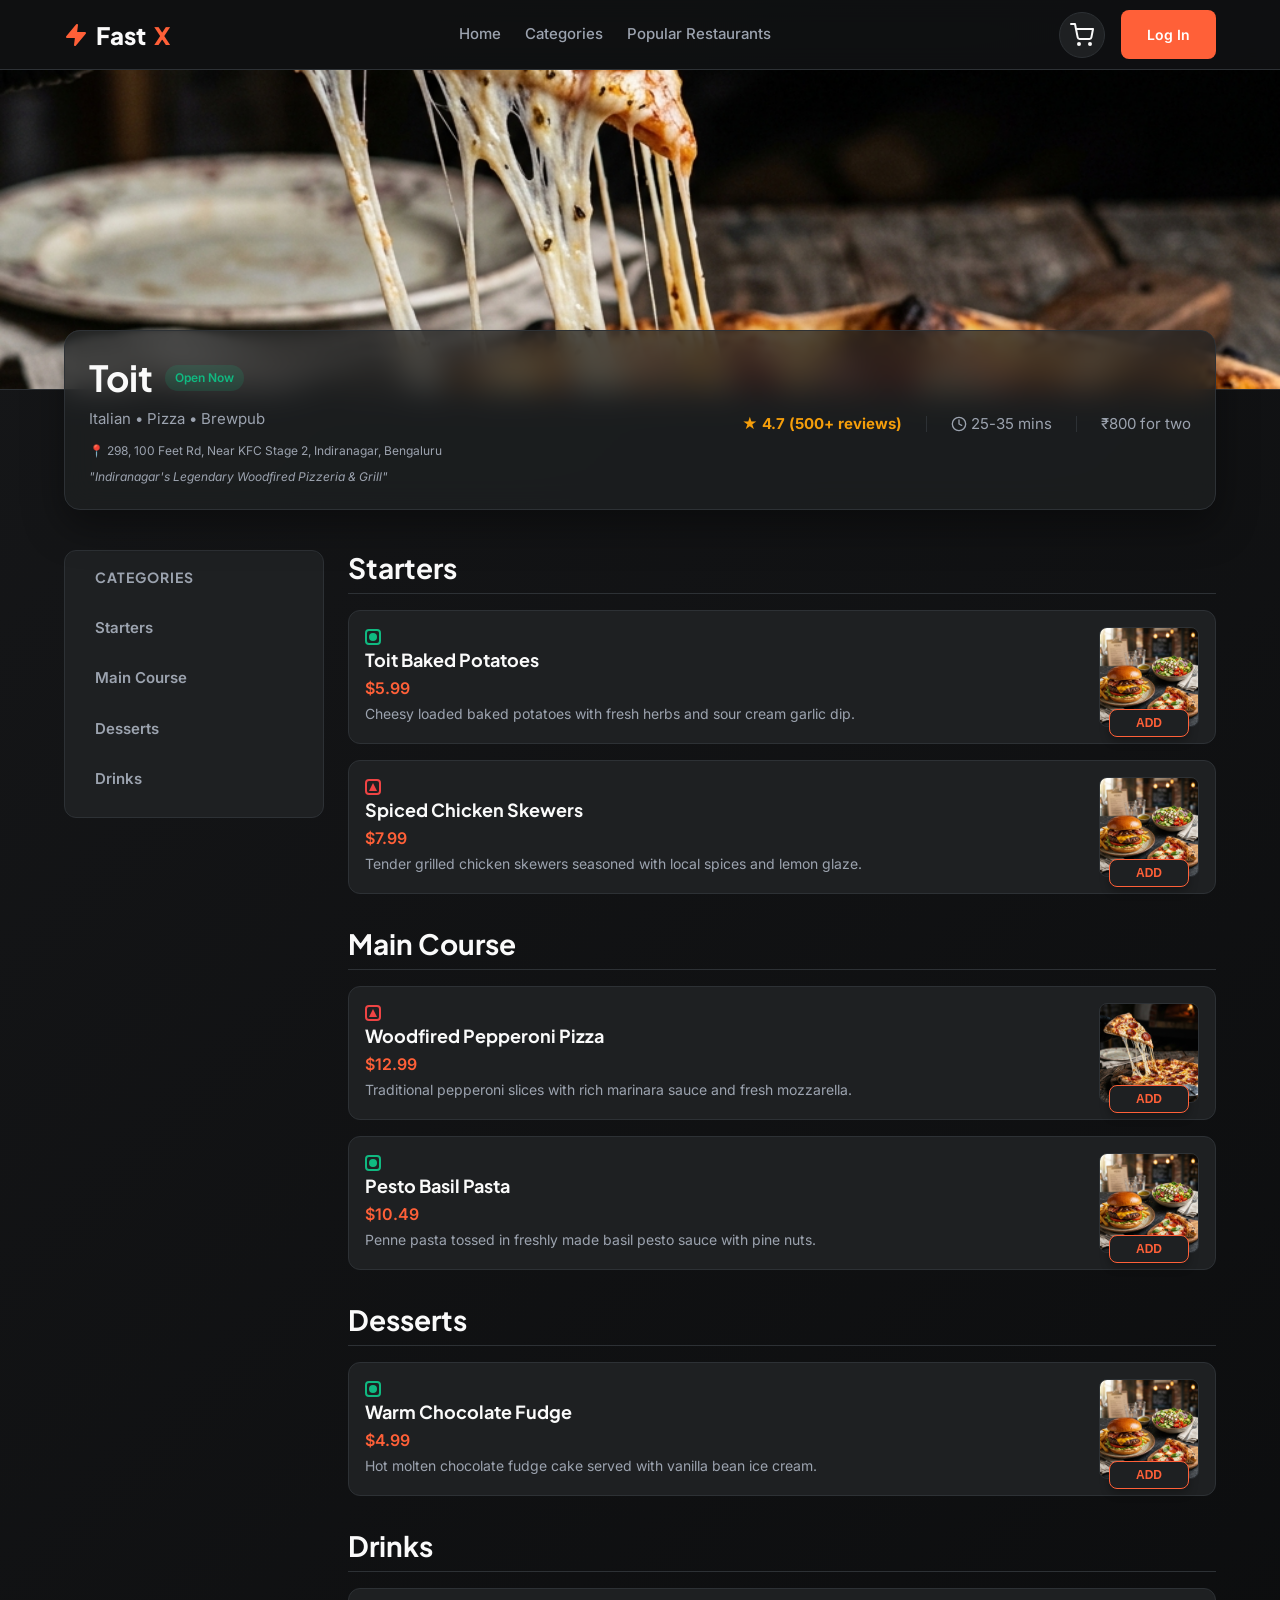
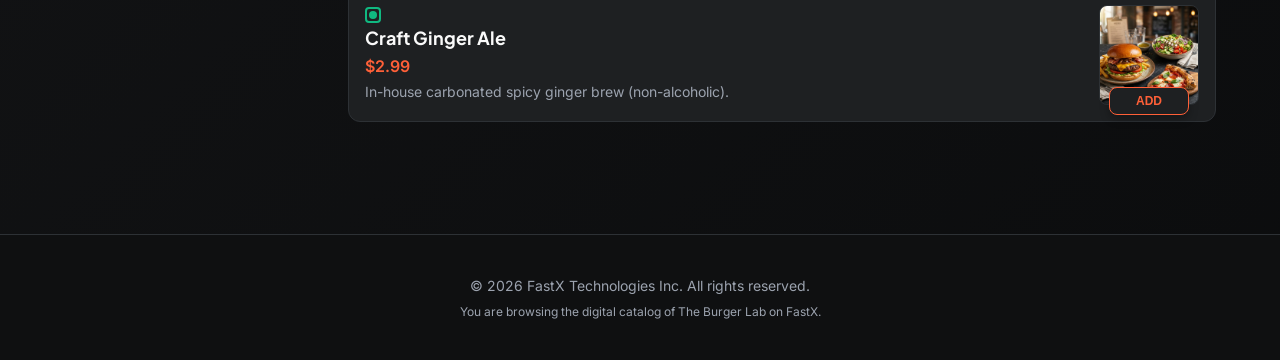
<file: customer/restaurant.html>
<!DOCTYPE html>
<html lang="en">
<head>
  <meta charset="UTF-8">
  <meta name="viewport" content="width=device-width, initial-scale=1.0">
  
  <!-- SEO Meta Tags -->
  <title>The Burger Lab Menu - FastX</title>
  <meta name="description" content="Browse delicious gourmet burgers, sides, and pizzas from The Burger Lab. Add items to your cart and order online with FastX.">
  
  <!-- Google Fonts: Plus Jakarta Sans for Headers, Inter for Body -->
  <link rel="preconnect" href="https://fonts.googleapis.com">
  <link rel="preconnect" href="https://fonts.gstatic.com" crossorigin>
  <link href="https://fonts.googleapis.com/css2?family=Inter:wght@400;500;600;700&family=Plus+Jakarta+Sans:wght@500;600;700;800&display=swap" rel="stylesheet">
  
  <!-- CSS Stylesheets (Paths use "../" to resolve correctly from the /customer directory) -->
  <link rel="stylesheet" href="../css/design-system.css">
  <link rel="stylesheet" href="../css/components.css">
  <link rel="stylesheet" href="../css/pages/restaurant-detail.css">
</head>
<body>

  <!-- ==========================================
       1. NAVIGATION BAR
       ========================================== -->
  <nav class="navbar" aria-label="Main Navigation">
    <div class="container navbar-container">
      
      <!-- Brand Logo (Redirects to homepage one directory up) -->
      <a href="../index.html" class="navbar-logo" id="logo-link">
        <svg class="icon" viewBox="0 0 24 24" aria-hidden="true">
          <path d="M13 2L3 14h9l-1 8 10-12h-9l1-8z" fill="var(--color-primary)" stroke="var(--color-primary)"/>
        </svg>
        Fast<span>X</span>
      </a>

      <!-- Navigation Menu -->
      <div class="navbar-menu">
        <a href="../index.html" class="nav-link">Home</a>
        <a href="../index.html#categories" class="nav-link">Categories</a>
        <a href="../index.html#restaurants" class="nav-link">Popular Restaurants</a>
        <a href="profile.html" class="nav-link" id="nav-profile-link" style="display: none;">Profile</a>
      </div>

      <!-- Action Buttons -->
      <div style="display: flex; align-items: center; gap: var(--space-4);">
        <!-- Cart Action Icon -->
        <button class="btn btn-secondary" style="padding: 10px; border-radius: var(--radius-full);" aria-label="View Shopping Cart">
          <svg class="icon" viewBox="0 0 24 24" fill="none" stroke="currentColor">
            <circle cx="9" cy="21" r="1"></circle>
            <circle cx="20" cy="21" r="1"></circle>
            <path d="M1 1h4l2.68 13.39a2 2 0 0 0 2 1.61h9.72a2 2 0 0 0 2-1.61L23 6H6"></path>
          </svg>
        </button>
        
        <!-- Login Button -->
        <a href="login.html" class="btn btn-primary" id="nav-login-btn">Log In</a>

        <!-- User Info Slot when Logged In -->
        <div id="nav-user-info" style="display: none; align-items: center; gap: 8px;">
          <!-- Avatar + Name -->
        </div>
      </div>

    </div>
  </nav>

  <!-- ==========================================
       2. RESTAURANT BANNER & PROFILE
       ========================================== -->
  <header class="restaurant-banner-section">
    <!-- Big Restaurant Background Banner -->
    <img class="restaurant-cover-image" src="../assets/illustrations/hero_food_banner.png" alt="The Burger Lab background cover image">
    
    <div class="container">
      <!-- Floating Glass Profile Card overlay -->
      <div class="restaurant-profile-card">
        <div class="restaurant-profile-grid">
          
          <!-- Name, Cuisine details -->
          <div class="profile-main-info">
            <div class="profile-title-row">
              <h1 class="text-3xl">The Burger Lab</h1>
              <span class="badge badge-success">Open Now</span>
            </div>
            <p class="profile-tagline">Premium Burgers • Fast Food • American Grill</p>
            <p class="text-xs" style="color: var(--color-dark-text-muted);">Gourmet street-style recipes crafted by seasoned chefs.</p>
          </div>

          <!-- Quick statistics grid (rating, speed, costs) -->
          <div class="profile-metrics-row">
            <div class="metric-item rating">
              <span>★</span> 4.8 (120+ ratings)
            </div>
            <div style="width: 1px; height: 16px; background-color: var(--color-dark-border);"></div>
            <div class="metric-item">
              <svg class="icon icon-sm" viewBox="0 0 24 24" fill="none" stroke="currentColor">
                <circle cx="12" cy="12" r="10"></circle>
                <polyline points="12 6 12 12 16 14"></polyline>
              </svg>
              20-30 mins
            </div>
            <div style="width: 1px; height: 16px; background-color: var(--color-dark-border);"></div>
            <div class="metric-item">
              $200 for two
            </div>
          </div>

        </div>
      </div>
    </div>
  </header>

  <!-- ==========================================
       3. MENU LIST & CATEGORIES
       ========================================== -->
  <main class="menu-section">
    <div class="container menu-layout-grid">
      
      <!-- Left Column: Category navigation sidebar (Desktop only) -->
      <aside class="menu-sidebar" aria-label="Menu categories list">
        <h3 class="text-sm font-weight-bold" style="color: var(--color-dark-text-muted); margin-bottom: var(--space-3); padding-left: 14px; text-transform: uppercase; letter-spacing: 1px;">Categories</h3>
        <a href="#premium-burgers" class="sidebar-category-link active">Premium Burgers</a>
        <a href="#appetizers" class="sidebar-category-link">Appetizers</a>
        <a href="#signature-pizzas" class="sidebar-category-link">Signature Pizzas</a>
      </aside>

      <!-- Mobile Top category scrolling bar -->
      <div class="mobile-category-bar" aria-label="Quick category selector">
        <button class="mobile-category-btn active">Burgers</button>
        <button class="mobile-category-btn">Appetizers</button>
        <button class="mobile-category-btn">Pizzas</button>
      </div>

      <!-- Right Column: Food list groupings -->
      <section class="menu-group-container" aria-label="Menu Card Listings">
        
        <!-- Category Group 1: Premium Burgers -->
        <div id="premium-burgers" class="menu-group">
          <h2 class="text-2xl menu-group-title">Premium Burgers</h2>
          
          <!-- Dish 1 -->
          <div class="dish-card">
            <!-- Left Info Panel -->
            <div class="dish-info">
              <div class="dish-tag-row">
                <!-- Red dot inside square indicating Non-Veg -->
                <span class="tag-indicator tag-nonveg" title="Non-Vegetarian"></span>
                <span class="badge badge-warning" style="font-size: 0.65rem; padding: 2px 6px;">Chef's Special</span>
              </div>
              <h3 class="dish-name">Double Cheese Crunch Burger</h3>
              <span class="dish-price">$8.99</span>
              <p class="dish-description">Two juicy flame-grilled beef patties loaded with double cheddar cheese, fresh crunchy lettuce, onions, and our secret burger sauce.</p>
            </div>
            
            <!-- Right Image + Add Floating Panel -->
            <div class="dish-media-wrapper">
              <img class="dish-image" src="../assets/illustrations/burger_menu_item.png" alt="Double Cheese Crunch Burger preview image">
              <div class="dish-add-button-container">
                <button class="dish-add-btn" aria-label="Add Double Cheese Crunch Burger to Cart">ADD</button>
              </div>
            </div>
          </div>

          <!-- Dish 2 -->
          <div class="dish-card">
            <div class="dish-info">
              <div class="dish-tag-row">
                <span class="tag-indicator tag-nonveg" title="Non-Vegetarian"></span>
              </div>
              <h3 class="dish-name">Spicy Lava Chicken Burger</h3>
              <span class="dish-price">$7.49</span>
              <p class="dish-description">Crispy fried chicken breast fillet dipped in hot lava buffalo sauce, topped with creamy cheese spread, and spicy sliced jalapeños.</p>
            </div>
            <div class="dish-media-wrapper">
              <img class="dish-image" src="../assets/illustrations/burger_menu_item.png" alt="Spicy Lava Chicken Burger preview image">
              <div class="dish-add-button-container">
                <button class="dish-add-btn" aria-label="Add Spicy Lava Chicken Burger to Cart">ADD</button>
              </div>
            </div>
          </div>
        </div>

        <!-- Category Group 2: Appetizers -->
        <div id="appetizers" class="menu-group">
          <h2 class="text-2xl menu-group-title">Appetizers</h2>
          
          <!-- Dish 3 -->
          <div class="dish-card">
            <div class="dish-info">
              <div class="dish-tag-row">
                <!-- Green dot inside square indicating Veg -->
                <span class="tag-indicator tag-veg" title="Vegetarian"></span>
              </div>
              <h3 class="dish-name">Crispy Golden Onion Rings</h3>
              <span class="dish-price">$3.99</span>
              <p class="dish-description">Thick cut fresh sweet onions double-battered and fried golden brown. Served with garlic dip.</p>
            </div>
            <div class="dish-media-wrapper">
              <!-- Using standard banner for general items -->
              <img class="dish-image" src="../assets/illustrations/hero_food_banner.png" alt="Crispy Golden Onion Rings preview image">
              <div class="dish-add-button-container">
                <button class="dish-add-btn" aria-label="Add Crispy Golden Onion Rings to Cart">ADD</button>
              </div>
            </div>
          </div>

          <!-- Dish 4 -->
          <div class="dish-card">
            <div class="dish-info">
              <div class="dish-tag-row">
                <span class="tag-indicator tag-veg" title="Vegetarian"></span>
              </div>
              <h3 class="dish-name">Cheesy Loaded Fries</h3>
              <span class="dish-price">$4.99</span>
              <p class="dish-description">Golden fries drizzled with hot cheddar cheese sauce, garlic cream, and seasoned herbs.</p>
            </div>
            <div class="dish-media-wrapper">
              <img class="dish-image" src="../assets/illustrations/hero_food_banner.png" alt="Cheesy Loaded Fries preview image">
              <div class="dish-add-button-container">
                <button class="dish-add-btn" aria-label="Add Cheesy Loaded Fries to Cart">ADD</button>
              </div>
            </div>
          </div>
        </div>

        <!-- Category Group 3: Signature Pizzas -->
        <div id="signature-pizzas" class="menu-group">
          <h2 class="text-2xl menu-group-title">Signature Pizzas</h2>
          
          <!-- Dish 5 -->
          <div class="dish-card">
            <div class="dish-info">
              <div class="dish-tag-row">
                <span class="tag-indicator tag-nonveg" title="Non-Vegetarian"></span>
              </div>
              <h3 class="dish-name">Pepperoni Paradise Pizza</h3>
              <span class="dish-price">$12.99</span>
              <p class="dish-description">Perfect hand-stretched sourdough loaded with savory pepperoni slices, freshly shredded premium mozzarella, and crushed tomato base.</p>
            </div>
            <div class="dish-media-wrapper">
              <img class="dish-image" src="../assets/illustrations/pizza_menu_item.png" alt="Pepperoni Paradise Pizza preview image">
              <div class="dish-add-button-container">
                <button class="dish-add-btn" aria-label="Add Pepperoni Paradise Pizza to Cart">ADD</button>
              </div>
            </div>
          </div>
        </div>

      </section>
      
    </div>
  </main>

  <!-- ==========================================
       4. FOOTER SECTION
       ========================================== -->
  <footer style="border-top: 1px solid var(--color-dark-border); padding: 40px 0; background-color: var(--color-dark-bg); text-align: center;">
    <div class="container">
      <p style="font-size: 0.875rem; color: var(--color-dark-text-muted);">
        &copy; 2026 FastX Technologies Inc. All rights reserved.
      </p>
      <p class="text-xs" style="margin-top: var(--space-2); color: var(--color-dark-text-muted);">
        You are browsing the digital catalog of The Burger Lab on FastX.
      </p>
    </div>
  </footer>

  <!-- Link dynamic restaurant detail parsing script -->
  <script src="../js/pages/restaurant-detail.js"></script>
</body>
</html>
</file>
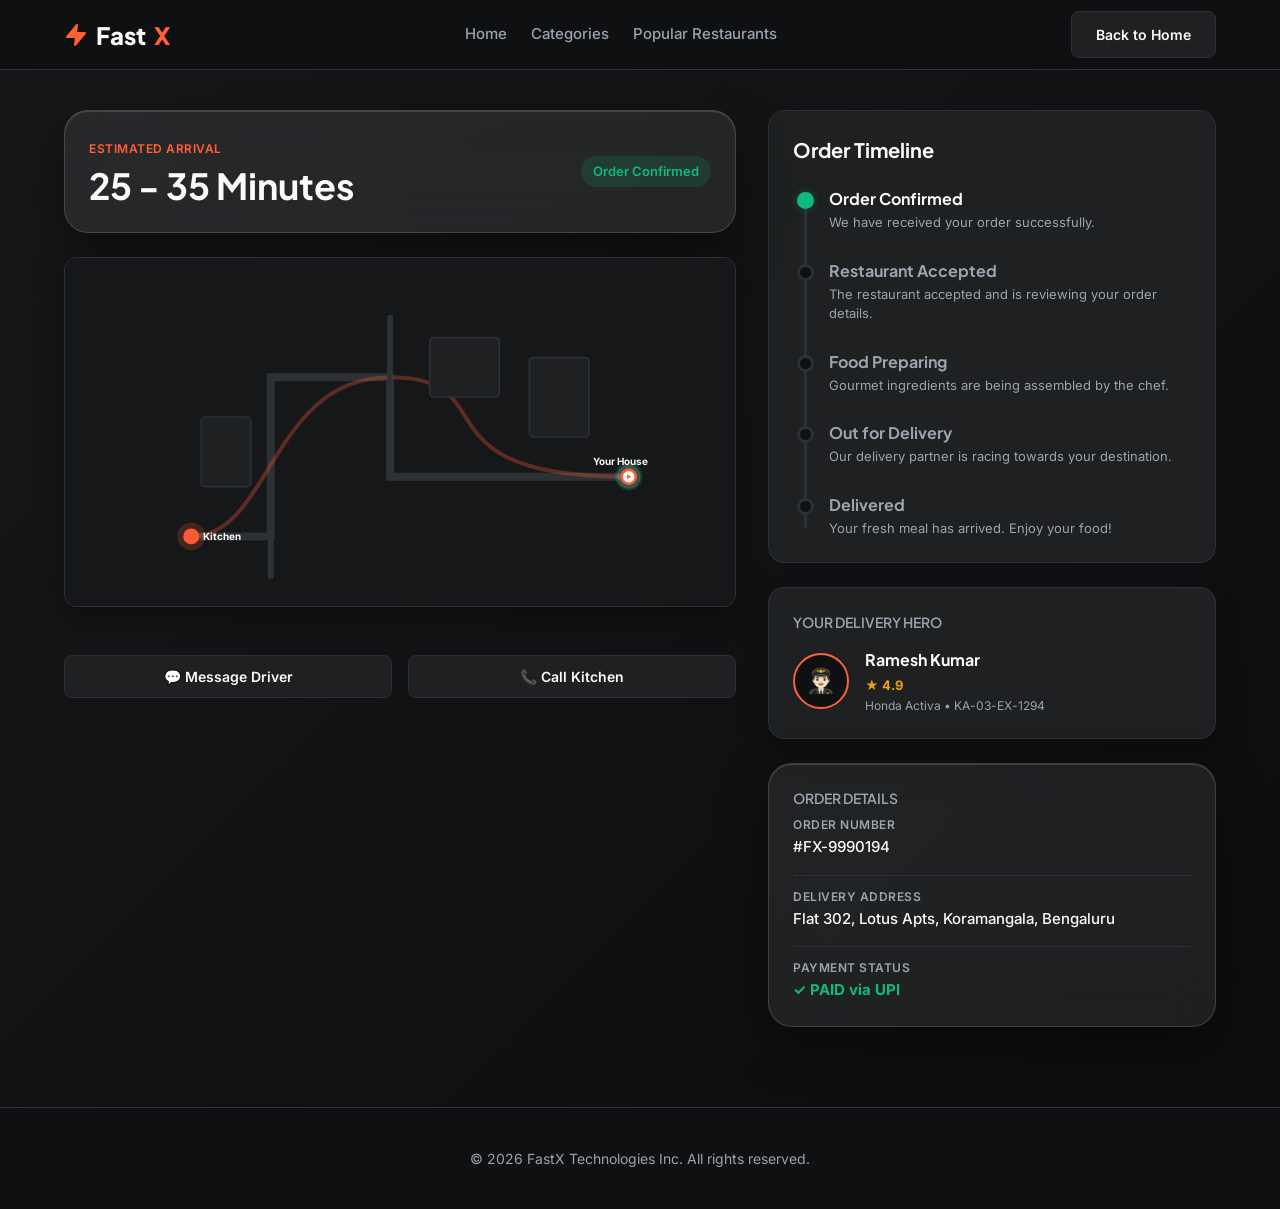
<file: customer/track.html>
<!DOCTYPE html>
<html lang="en">
<head>
  <meta charset="UTF-8">
  <meta name="viewport" content="width=device-width, initial-scale=1.0">
  
  <!-- SEO Meta Tags -->
  <title>Track Order - FastX</title>
  <meta name="description" content="Track your food delivery live on FastX with our real-time order status timeline.">
  
  <!-- Google Fonts: Plus Jakarta Sans for Headers, Inter for Body -->
  <link rel="preconnect" href="https://fonts.googleapis.com">
  <link rel="preconnect" href="https://fonts.gstatic.com" crossorigin>
  <link href="https://fonts.googleapis.com/css2?family=Inter:wght@400;500;600;700&family=Plus+Jakarta+Sans:wght@500;600;700;800&display=swap" rel="stylesheet">
  
  <!-- CSS Stylesheets -->
  <link rel="stylesheet" href="../css/design-system.css">
  <link rel="stylesheet" href="../css/components.css">
  <link rel="stylesheet" href="../css/pages/track.css">
</head>
<body>

  <!-- ==========================================
       1. NAVIGATION BAR
       ========================================== -->
  <nav class="navbar" aria-label="Main Navigation">
    <div class="container navbar-container">
      
      <!-- Brand Logo -->
      <a href="../index.html" class="navbar-logo" id="logo-link">
        <svg class="icon" viewBox="0 0 24 24" aria-hidden="true">
          <path d="M13 2L3 14h9l-1 8 10-12h-9l1-8z" fill="var(--color-primary)" stroke="var(--color-primary)"/>
        </svg>
        Fast<span>X</span>
      </a>

      <!-- Navigation Menu -->
      <div class="navbar-menu">
        <a href="../index.html" class="nav-link">Home</a>
        <a href="../index.html#categories" class="nav-link">Categories</a>
        <a href="../index.html#restaurants" class="nav-link">Popular Restaurants</a>
      </div>

      <!-- Action Buttons -->
      <div style="display: flex; align-items: center; gap: var(--space-4);">
        <a href="../index.html" class="btn btn-secondary">Back to Home</a>
      </div>

    </div>
  </nav>

  <!-- ==========================================
       2. LIVE TRACKING SECTION
       ========================================== -->
  <main class="tracking-section">
    <div class="container tracking-container">
      
      <!-- Left Column: ETA, Map Display and Action Call Panel -->
      <div style="display: flex; flex-direction: column; gap: var(--space-6);">
        
        <!-- ETA & Countdown Card -->
        <div class="card" style="padding: var(--space-6); background-color: var(--color-dark-card);">
          <div style="display: flex; justify-content: space-between; align-items: center; flex-wrap: wrap; gap: var(--space-3);">
            <div>
              <span class="text-xs font-weight-semibold" style="color: var(--color-primary); letter-spacing: 0.5px; text-transform: uppercase;">Estimated Arrival</span>
              <h1 class="text-3xl" id="eta-timer" style="margin-top: 4px;">25-35 Minutes</h1>
            </div>
            <div id="status-badge-container">
              <span class="badge badge-warning" style="padding: 6px 12px; font-size: 0.8125rem;">Preparing Meal</span>
            </div>
          </div>
        </div>

        <!-- Premium Dark themed SVG Live Map Mockup -->
        <div class="map-placeholder" aria-label="Order Delivery Live Map Position">
          <svg class="map-svg" viewBox="0 0 500 350">
            <!-- Road Network Lines -->
            <path d="M 40 280 L 120 280 L 120 120 L 240 120 L 240 220 L 480 220" fill="none" stroke="#2D3135" stroke-width="8" stroke-linecap="round"/>
            <path d="M 40 280 C 120 280, 120 120, 240 120 S 260 220, 480 220" id="road-path" fill="none" stroke="#FF5A36" stroke-width="4" stroke-opacity="0.3" stroke-linecap="round"/>
            
            <path d="M 120 280 L 120 320" fill="none" stroke="#2D3135" stroke-width="6" stroke-linecap="round"/>
            <path d="M 240 120 L 240 60" fill="none" stroke="#2D3135" stroke-width="6" stroke-linecap="round"/>

            <!-- Grid Helper Details (Blocks/Buildings) -->
            <rect x="50" y="160" width="50" height="70" rx="4" fill="#1E2022" stroke="#2D3135" stroke-width="1.5"/>
            <rect x="280" y="80" width="70" height="60" rx="4" fill="#1E2022" stroke="#2D3135" stroke-width="1.5"/>
            <rect x="380" y="100" width="60" height="80" rx="4" fill="#1E2022" stroke="#2D3135" stroke-width="1.5"/>

            <!-- Location Marker A: Restaurant (Starting Point) -->
            <g transform="translate(40, 280)">
              <circle cx="0" cy="0" r="14" fill="#FF5A36" fill-opacity="0.2"/>
              <circle cx="0" cy="0" r="8" fill="#FF5A36" class="map-pulse"/>
              <circle cx="0" cy="0" r="5" fill="#FF5A36"/>
              <text x="12" y="4" fill="#FAFAFA" font-size="10" font-family="Inter" font-weight="700">Kitchen</text>
            </g>

            <!-- Location Marker B: Customer House (Destination Point) -->
            <g transform="translate(480, 220)">
              <circle cx="0" cy="0" r="14" fill="#10B981" fill-opacity="0.2"/>
              <circle cx="0" cy="0" r="8" fill="#10B981"/>
              <path d="M -5 -3 L 0 -8 L 5 -3 L 5 4 L -5 4 Z" fill="#10B981"/>
              <text x="-36" y="-12" fill="#FAFAFA" font-size="10" font-family="Inter" font-weight="700">Your House</text>
            </g>

            <!-- Moving Delivery Partner Dot -->
            <g class="map-delivery-car">
              <circle cx="0" cy="0" r="12" fill="#FAFAFA" fill-opacity="0.15"/>
              <circle cx="0" cy="0" r="7" fill="#FAFAFA" stroke="#FF5A36" stroke-width="2.5"/>
              <!-- Inner arrow representation -->
              <polygon points="-2,-3 3,0 -2,3" fill="#FF5A36" transform="scale(0.8)"/>
            </g>
          </svg>
        </div>

        <!-- Grid Contact buttons panel -->
        <div style="display: grid; grid-template-columns: repeat(2, 1fr); gap: var(--space-4);">
          <button class="btn btn-secondary" onclick="mockCall('Delivery Partner')" aria-label="Contact Delivery Partner">
            💬 Message Driver
          </button>
          <button class="btn btn-secondary" onclick="mockCall('Restaurant Kitchen')" aria-label="Call Restaurant">
            📞 Call Kitchen
          </button>
        </div>

      </div>

      <!-- Right Column: Animated Status Timeline & Details -->
      <div style="display: flex; flex-direction: column; gap: var(--space-6);">
        
        <!-- Dynamic Status Progress timeline card -->
        <div class="timeline-card">
          <h2 class="text-xl font-weight-bold" style="color: var(--color-dark-text-main);">Order Timeline</h2>
          
          <div class="timeline">
            <!-- Active progress bar width is animated via JS height toggle -->
            <div class="timeline-progress-bar" id="timeline-bar"></div>

            <!-- Stage 1 -->
            <div class="timeline-item completed" id="stage-1">
              <div class="timeline-dot"></div>
              <h3 class="timeline-title">Order Confirmed</h3>
              <p class="timeline-desc">We have received your order successfully.</p>
            </div>

            <!-- Stage 2 -->
            <div class="timeline-item" id="stage-2">
              <div class="timeline-dot"></div>
              <h3 class="timeline-title">Restaurant Accepted</h3>
              <p class="timeline-desc">The restaurant accepted and is reviewing your order details.</p>
            </div>

            <!-- Stage 3 -->
            <div class="timeline-item" id="stage-3">
              <div class="timeline-dot"></div>
              <h3 class="timeline-title">Food Preparing</h3>
              <p class="timeline-desc">Gourmet ingredients are being assembled by the chef.</p>
            </div>

            <!-- Stage 4 -->
            <div class="timeline-item" id="stage-4">
              <div class="timeline-dot"></div>
              <h3 class="timeline-title">Out for Delivery</h3>
              <p class="timeline-desc">Our delivery partner is racing towards your destination.</p>
            </div>

            <!-- Stage 5 -->
            <div class="timeline-item" id="stage-5">
              <div class="timeline-dot"></div>
              <h3 class="timeline-title">Delivered</h3>
              <p class="timeline-desc">Your fresh meal has arrived. Enjoy your food!</p>
            </div>
          </div>
        </div>

        <!-- Delivery Partner Information Card -->
        <div class="driver-card">
          <h3 class="text-sm font-weight-semibold" style="color: var(--color-dark-text-muted); text-transform: uppercase;">Your Delivery Hero</h3>
          
          <div class="driver-info-row">
            <div class="driver-photo" aria-label="Ramesh Kumar profile avatar">👨🏻‍✈️</div>
            <div>
              <h4 class="text-base font-weight-bold" style="color: var(--color-dark-text-main);">Ramesh Kumar</h4>
              <span class="driver-rating">★ 4.9</span>
              <p class="text-xs" style="color: var(--color-dark-text-muted); margin-top: 2px;">Honda Activa • KA-03-EX-1294</p>
            </div>
          </div>
        </div>

        <!-- Order details block summary -->
        <div class="card" style="background-color: var(--color-dark-card); border-radius: var(--radius-xl); padding: var(--space-6);">
          <h3 class="text-sm font-weight-semibold" style="color: var(--color-dark-text-muted); text-transform: uppercase; margin-bottom: var(--space-2);">Order Details</h3>
          
          <div class="detail-summary-list">
            <div class="detail-summary-item" style="border-top: none; padding-top: 0;">
              <span class="detail-label">Order Number</span>
              <span class="detail-value" id="track-order-id">#FX-8947230</span>
            </div>
            <div class="detail-summary-item">
              <span class="detail-label">Delivery Address</span>
              <span class="detail-value" id="track-address">Flat 302, Lotus Apts, Koramangala, Bengaluru</span>
            </div>
            <div class="detail-summary-item">
              <span class="detail-label">Payment Status</span>
              <span class="detail-value" id="track-payment" style="color: var(--color-success); font-weight: 700;">✓ PAID via UPI</span>
            </div>
          </div>
        </div>

      </div>

    </div>
  </main>

  <!-- ==========================================
       3. FOOTER SECTION
       ========================================== -->
  <footer style="border-top: 1px solid var(--color-dark-border); padding: 40px 0; background-color: var(--color-dark-bg); text-align: center;">
    <div class="container">
      <p style="font-size: 0.875rem; color: var(--color-dark-text-muted);">
        &copy; 2026 FastX Technologies Inc. All rights reserved.
      </p>
    </div>
  </footer>

  <!-- Link dynamic state tracking logic -->
  <script src="../js/pages/tracking.js"></script>
</body>
</html>
</file>
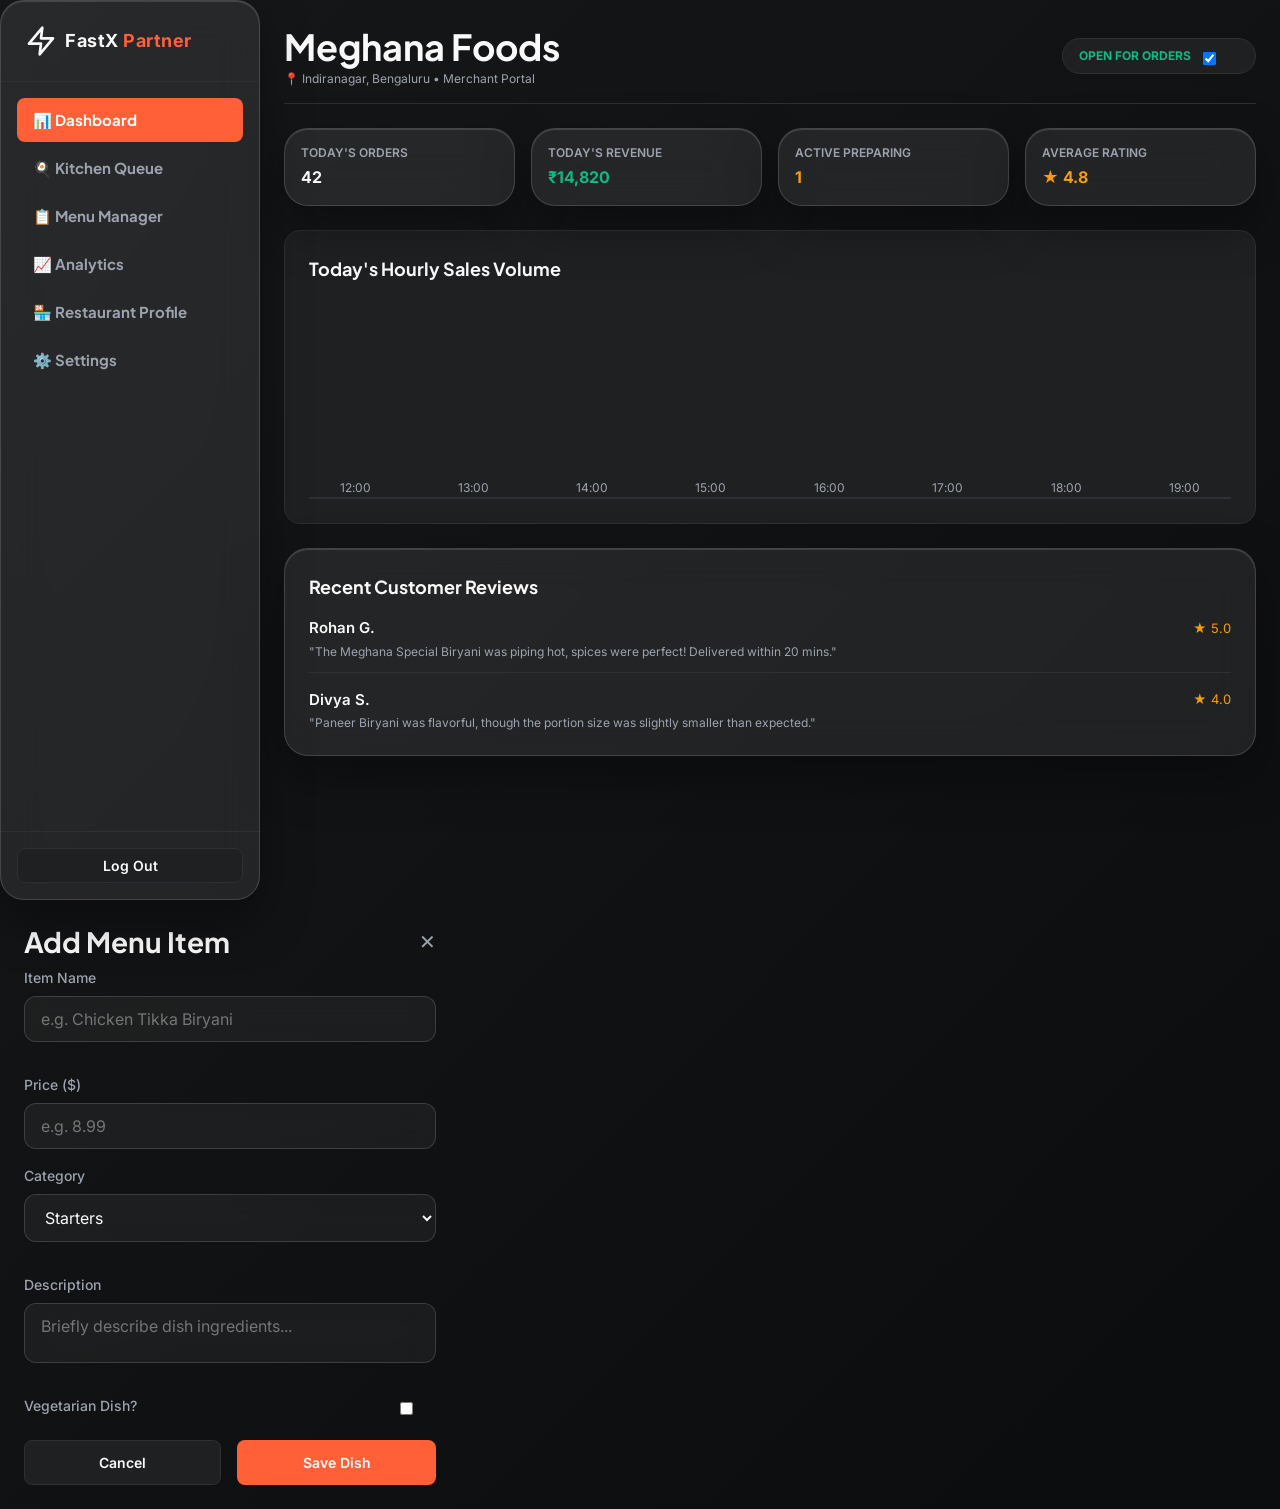
<file: restaurant/dashboard.html>
<!DOCTYPE html>
<html lang="en">
<head>
  <meta charset="UTF-8">
  <meta name="viewport" content="width=device-width, initial-scale=1.0">
  
  <!-- SEO Meta Tags -->
  <title>Merchant Dashboard - FastX</title>
  <meta name="description" content="Manage orders, kitchens, menus, and view daily sales analytics for your restaurant with FastX Merchant.">
  
  <!-- Google Fonts -->
  <link rel="preconnect" href="https://fonts.googleapis.com">
  <link rel="preconnect" href="https://fonts.gstatic.com" crossorigin>
  <link href="https://fonts.googleapis.com/css2?family=Inter:wght@400;500;600;700&family=Plus+Jakarta+Sans:wght@500;600;700;800&display=swap" rel="stylesheet">
  
  <!-- CSS Stylesheets -->
  <link rel="stylesheet" href="../css/design-system.css">
  <link rel="stylesheet" href="../css/components.css">
  <link rel="stylesheet" href="../css/pages/restaurant-dashboard.css">
</head>
<body class="dashboard-root">

  <!-- ==========================================
       1. SIDEBAR NAVIGATION (Desktop)
       ========================================== -->
  <aside class="owner-sidebar" aria-label="Merchant Navigation">
    <div class="sidebar-header">
      <svg class="icon icon-lg" viewBox="0 0 24 24" fill="none" stroke="var(--color-primary)" stroke-width="2.5">
        <path d="M13 2L3 14h9l-1 8 10-12h-9l1-8z"/>
      </svg>
      <span class="font-weight-bold text-lg" style="letter-spacing: 0.5px;">FastX <span style="color: var(--color-primary);">Partner</span></span>
    </div>

    <!-- Tab navigation button groups -->
    <nav class="sidebar-menu">
      <button class="sidebar-btn active" onclick="switchTab('dashboard')" id="btn-dashboard">
        📊 Dashboard
      </button>
      <button class="sidebar-btn" onclick="switchTab('kitchen')" id="btn-kitchen">
        🍳 Kitchen Queue
      </button>
      <button class="sidebar-btn" onclick="switchTab('menu')" id="btn-menu">
        📋 Menu Manager
      </button>
      <button class="sidebar-btn" onclick="switchTab('analytics')" id="btn-analytics">
        📈 Analytics
      </button>
      <button class="sidebar-btn" onclick="switchTab('profile')" id="btn-profile">
        🏪 Restaurant Profile
      </button>
      <button class="sidebar-btn" onclick="switchTab('settings')" id="btn-settings">
        ⚙️ Settings
      </button>
    </nav>

    <div class="sidebar-footer">
      <button class="btn btn-secondary btn-block" onclick="processOwnerLogout()" style="padding: 8px;">
        Log Out
      </button>
    </div>
  </aside>

  <!-- ==========================================
       2. MAIN WORKSPACE / CONTENT PANELS
       ========================================== -->
  <main class="dashboard-main">
    
    <!-- Workspace Header -->
    <header class="dashboard-header">
      <div>
        <h1 class="text-3xl" id="display-restaurant-name">Meghana Foods</h1>
        <p class="text-xs" style="color: var(--color-dark-text-muted); margin-top: 2px;">📍 Indiranagar, Bengaluru • Merchant Portal</p>
      </div>

      <div style="display: flex; align-items: center; gap: var(--space-4);">
        <!-- Active Status Toggle -->
        <div class="header-status-toggle">
          <span class="text-xs font-weight-bold" id="status-label" style="color: var(--color-success);">OPEN FOR ORDERS</span>
          <label class="switch-toggle" style="width: 36px; height: 18px;">
            <input type="checkbox" checked id="status-toggle-checkbox" onclick="toggleStoreStatus(this.checked)">
            <span class="slider-switch" style="before: {width: 12px; height: 12px;}"></span>
          </label>
        </div>
      </div>
    </header>

    <!-- ======================================================================
         TAB PANEL 1: OVERVIEW DASHBOARD
         ====================================================================== -->
    <section class="dashboard-tab-panel active" id="panel-dashboard">
      <!-- 4 Stats Cards Grid -->
      <div class="analytics-grid">
        <div class="card">
          <span class="text-xs font-weight-semibold" style="color: var(--color-dark-text-muted);">TODAY'S ORDERS</span>
          <div class="text-2xl font-weight-bold" id="stats-orders" style="margin-top: 4px;">42</div>
        </div>
        <div class="card">
          <span class="text-xs font-weight-semibold" style="color: var(--color-dark-text-muted);">TODAY'S REVENUE</span>
          <div class="text-2xl font-weight-bold" id="stats-revenue" style="margin-top: 4px; color: var(--color-success);">₹14,820</div>
        </div>
        <div class="card">
          <span class="text-xs font-weight-semibold" style="color: var(--color-dark-text-muted);">ACTIVE PREPARING</span>
          <div class="text-2xl font-weight-bold" id="stats-active" style="margin-top: 4px; color: var(--color-warning);">3</div>
        </div>
        <div class="card">
          <span class="text-xs font-weight-semibold" style="color: var(--color-dark-text-muted);">AVERAGE RATING</span>
          <div class="text-2xl font-weight-bold" style="margin-top: 4px; color: #F59E0B;">★ 4.8</div>
        </div>
      </div>

      <!-- CSS Bar Chart (Today's Hourly Sales) -->
      <div class="chart-container">
        <h3 class="text-lg font-weight-bold">Today's Hourly Sales Volume</h3>
        <div class="chart-bar-list">
          <div class="chart-bar-wrapper">
            <div class="chart-bar" style="height: 30%" data-value="12 orders"></div>
            <span class="chart-label">12:00</span>
          </div>
          <div class="chart-bar-wrapper">
            <div class="chart-bar" style="height: 65%" data-value="26 orders"></div>
            <span class="chart-label">13:00</span>
          </div>
          <div class="chart-bar-wrapper">
            <div class="chart-bar" style="height: 85%" data-value="34 orders"></div>
            <span class="chart-label">14:00</span>
          </div>
          <div class="chart-bar-wrapper">
            <div class="chart-bar" style="height: 20%" data-value="8 orders"></div>
            <span class="chart-label">15:00</span>
          </div>
          <div class="chart-bar-wrapper">
            <div class="chart-bar" style="height: 15%" data-value="6 orders"></div>
            <span class="chart-label">16:00</span>
          </div>
          <div class="chart-bar-wrapper">
            <div class="chart-bar" style="height: 40%" data-value="16 orders"></div>
            <span class="chart-label">17:00</span>
          </div>
          <div class="chart-bar-wrapper">
            <div class="chart-bar" style="height: 70%" data-value="28 orders"></div>
            <span class="chart-label">18:00</span>
          </div>
          <div class="chart-bar-wrapper">
            <div class="chart-bar" style="height: 95%" data-value="38 orders"></div>
            <span class="chart-label">19:00</span>
          </div>
        </div>
      </div>

      <!-- Recent Reviews -->
      <div class="card" style="padding: var(--space-6);">
        <h3 class="text-lg font-weight-bold" style="margin-bottom: var(--space-4);">Recent Customer Reviews</h3>
        <div style="display: flex; flex-direction: column; gap: var(--space-4);">
          <div style="border-bottom: 1px solid var(--color-dark-border); padding-bottom: 12px;">
            <div style="display: flex; justify-content: space-between; align-items: center;">
              <span class="font-weight-semibold" style="font-size: 0.9375rem; color: var(--color-dark-text-main);">Rohan G.</span>
              <span style="color: #F59E0B; font-size: 0.8125rem;">★ 5.0</span>
            </div>
            <p class="text-xs" style="color: var(--color-dark-text-muted); margin-top: 4px;">"The Meghana Special Biryani was piping hot, spices were perfect! Delivered within 20 mins."</p>
          </div>
          <div>
            <div style="display: flex; justify-content: space-between; align-items: center;">
              <span class="font-weight-semibold" style="font-size: 0.9375rem; color: var(--color-dark-text-main);">Divya S.</span>
              <span style="color: #F59E0B; font-size: 0.8125rem;">★ 4.0</span>
            </div>
            <p class="text-xs" style="color: var(--color-dark-text-muted); margin-top: 4px;">"Paneer Biryani was flavorful, though the portion size was slightly smaller than expected."</p>
          </div>
        </div>
      </div>
    </section>

    <!-- ======================================================================
         TAB PANEL 2: KITCHEN QUEUE
         ====================================================================== -->
    <section class="dashboard-tab-panel" id="panel-kitchen">
      <div class="orders-lane-grid">
        
        <!-- Left: Incoming Order Request Pool -->
        <div>
          <h2 class="form-section-title" style="font-size: 1.125rem; border-color: var(--color-primary);">
            New Orders Pool (Needs Review)
          </h2>
          <div class="order-history-list" id="new-orders-container">
            <!-- Simulated orders arrive here -->
          </div>
        </div>

        <!-- Right: Active Preparation Queue -->
        <div>
          <h2 class="form-section-title" style="font-size: 1.125rem; border-color: var(--color-success);">
            Active Kitchen Prep & Handover
          </h2>
          <div class="order-history-list" id="active-prep-container">
            <!-- Accepted orders move here -->
          </div>
        </div>

      </div>
    </section>

    <!-- ======================================================================
         TAB PANEL 3: MENU MANAGEMENT
         ====================================================================== -->
    <section class="dashboard-tab-panel" id="panel-menu">
      <div class="menu-controls-row">
        <!-- Search bar input -->
        <div class="input-group" style="max-width: 320px; margin-bottom: 0;">
          <input class="input-field" type="text" id="menu-search-input" placeholder="Search menu item..." oninput="filterMenuTable(this.value)">
        </div>
        
        <button class="btn btn-primary" onclick="openAddMenuModal()">
          + Add New Item
        </button>
      </div>

      <!-- Menu Items list table -->
      <div style="overflow-x: auto; margin-top: var(--space-4);">
        <table class="menu-list-table">
          <thead>
            <tr>
              <th>Dish Name</th>
              <th>Category</th>
              <th>Price</th>
              <th>Type</th>
              <th>Availability</th>
              <th>Actions</th>
            </tr>
          </thead>
          <tbody id="menu-items-table-body">
            <!-- Data populated dynamically via JS -->
          </tbody>
        </table>
      </div>
    </section>

    <!-- ======================================================================
         TAB PANEL 4: ANALYTICS DETAIL
         ====================================================================== -->
    <section class="dashboard-tab-panel" id="panel-analytics">
      <div class="grid grid-2-col">
        
        <!-- Weekly Sales bar mock -->
        <div class="chart-container">
          <h3 class="text-lg font-weight-bold">Weekly Sales Trends</h3>
          <div class="chart-bar-list" style="height: 180px;">
            <div class="chart-bar-wrapper" style="width: 12%;">
              <div class="chart-bar" style="height: 60%" data-value="₹28k"></div>
              <span class="chart-label">Wk 1</span>
            </div>
            <div class="chart-bar-wrapper" style="width: 12%;">
              <div class="chart-bar" style="height: 75%" data-value="₹36k"></div>
              <span class="chart-label">Wk 2</span>
            </div>
            <div class="chart-bar-wrapper" style="width: 12%;">
              <div class="chart-bar" style="height: 45%" data-value="₹21k"></div>
              <span class="chart-label">Wk 3</span>
            </div>
            <div class="chart-bar-wrapper" style="width: 12%;">
              <div class="chart-bar" style="height: 90%" data-value="₹44k"></div>
              <span class="chart-label">Wk 4</span>
            </div>
          </div>
        </div>

        <!-- Top Selling Items progress bars -->
        <div class="card" style="padding: var(--space-6);">
          <h3 class="text-lg font-weight-bold" style="margin-bottom: var(--space-4);">Top Selling Menu Items</h3>
          
          <div style="display: flex; flex-direction: column; gap: var(--space-4);">
            <div>
              <div style="display: flex; justify-content: space-between; font-size: 0.875rem; margin-bottom: 6px;">
                <span class="font-weight-semibold">Meghana Chicken Biryani</span>
                <span style="color: var(--color-primary); font-weight: 700;">642 orders</span>
              </div>
              <div style="height: 6px; background-color: var(--color-dark-border); border-radius: var(--radius-full); overflow: hidden;">
                <div style="height: 100%; width: 85%; background-color: var(--color-primary); border-radius: var(--radius-full);"></div>
              </div>
            </div>

            <div>
              <div style="display: flex; justify-content: space-between; font-size: 0.875rem; margin-bottom: 6px;">
                <span class="font-weight-semibold">Meghana Special Chicken Biryani</span>
                <span style="color: var(--color-primary); font-weight: 700;">480 orders</span>
              </div>
              <div style="height: 6px; background-color: var(--color-dark-border); border-radius: var(--radius-full); overflow: hidden;">
                <div style="height: 100%; width: 68%; background-color: var(--color-primary); border-radius: var(--radius-full);"></div>
              </div>
            </div>

            <div>
              <div style="display: flex; justify-content: space-between; font-size: 0.875rem; margin-bottom: 6px;">
                <span class="font-weight-semibold">Paneer Biryani</span>
                <span style="color: var(--color-primary); font-weight: 700;">210 orders</span>
              </div>
              <div style="height: 6px; background-color: var(--color-dark-border); border-radius: var(--radius-full); overflow: hidden;">
                <div style="height: 100%; width: 35%; background-color: var(--color-primary); border-radius: var(--radius-full);"></div>
              </div>
            </div>
          </div>

        </div>

      </div>
    </section>

    <!-- ======================================================================
         TAB PANEL 5: RESTAURANT PROFILE
         ====================================================================== -->
    <section class="dashboard-tab-panel" id="panel-profile">
      <form id="owner-profile-form" onsubmit="saveOwnerProfile(event)" class="card" style="padding: var(--space-6); display: flex; flex-direction: column; gap: var(--space-4);">
        
        <h3 class="text-lg font-weight-bold" style="border-bottom: 1px solid var(--color-dark-border); padding-bottom: 8px;">Store Profile Details</h3>

        <div class="form-row form-row-2">
          <div class="input-group">
            <label class="input-label" for="store-name">Restaurant Name</label>
            <input class="input-field" type="text" id="store-name" required value="Meghana Foods">
          </div>
          <div class="input-group">
            <label class="input-label" for="store-phone">Contact Information</label>
            <input class="input-field" type="text" id="store-phone" required value="+91 80 2520 2200">
          </div>
        </div>

        <div class="input-group">
          <label class="input-label" for="store-address">Operating Address</label>
          <input class="input-field" type="text" id="store-address" required value="124, 1st Cross Rd, Near Jyoti Nivas College, Koramangala 5th Block, Bengaluru">
        </div>

        <div class="form-row form-row-2">
          <div class="input-group">
            <label class="input-label" for="store-hours">Opening Hours</label>
            <input class="input-field" type="text" id="store-hours" required value="11:00 AM - 11:30 PM">
          </div>
          <div class="input-group">
            <label class="input-label" for="store-radius">Delivery Radius (km)</label>
            <input class="input-field" type="text" id="store-radius" required value="8 km">
          </div>
        </div>

        <div style="display: flex; justify-content: flex-end; margin-top: var(--space-2);">
          <button class="btn btn-primary" type="submit">
            Save Details
          </button>
        </div>

      </form>
    </section>

    <!-- ======================================================================
         TAB PANEL 6: SETTINGS
         ====================================================================== -->
    <section class="dashboard-tab-panel" id="panel-settings">
      <div class="card" style="padding: var(--space-6);">
        <h3 class="text-lg font-weight-bold" style="margin-bottom: var(--space-4);">Merchant Controls</h3>
        
        <div class="settings-list">
          <div class="settings-row">
            <div>
              <p class="font-weight-semibold">Order Sound Notifications</p>
              <p class="text-xs" style="color: var(--color-dark-text-muted);">Play chime alert sound when a new order request arrives</p>
            </div>
            <label class="switch-toggle">
              <input type="checkbox" checked id="settings-sound">
              <span class="slider-switch"></span>
            </label>
          </div>

          <div class="settings-row">
            <div>
              <p class="font-weight-semibold">Auto-Accept Orders</p>
              <p class="text-xs" style="color: var(--color-dark-text-muted);">Accept incoming orders automatically after 15 seconds if unanswered</p>
            </div>
            <label class="switch-toggle">
              <input type="checkbox" id="settings-autoaccept">
              <span class="slider-switch"></span>
            </label>
          </div>
        </div>
      </div>
    </section>

  </main>

  <!-- ==========================================
       3. ADD/EDIT MENU ITEM MODAL DIALOG
       ========================================== -->
  <div id="menu-modal-overlay" class="modal-overlay" aria-modal="true" role="dialog">
    <div class="success-modal" style="max-width: 460px; text-align: left; align-items: stretch; padding: var(--space-6);">
      
      <div style="display: flex; align-items: center; justify-content: space-between; margin-bottom: var(--space-2);">
        <h2 class="text-2xl" id="modal-title" style="color: var(--color-dark-text-main); margin: 0;">Add Menu Item</h2>
        <button onclick="closeMenuModal()" style="background: none; border: none; color: var(--color-dark-text-muted); font-size: 1.25rem; cursor: pointer;">✕</button>
      </div>
      
      <form id="menu-item-form" onsubmit="saveMenuItem(event)" style="display: flex; flex-direction: column; gap: var(--space-4);">
        <!-- Hidden input to store item ID when editing -->
        <input type="hidden" id="form-item-index">

        <div class="input-group">
          <label class="input-label" for="form-item-name">Item Name</label>
          <input class="input-field" type="text" id="form-item-name" required placeholder="e.g. Chicken Tikka Biryani">
        </div>

        <div class="form-row form-row-2">
          <div class="input-group">
            <label class="input-label" for="form-item-price">Price ($)</label>
            <input class="input-field" type="number" step="0.01" id="form-item-price" required placeholder="e.g. 8.99">
          </div>
          <div class="input-group">
            <label class="input-label" for="form-item-category">Category</label>
            <select class="input-field" id="form-item-category" required style="cursor: pointer;">
              <option value="Starters">Starters</option>
              <option value="Biryani">Biryani</option>
              <option value="Main Course">Main Course</option>
              <option value="Desserts">Desserts</option>
              <option value="Drinks">Drinks</option>
            </select>
          </div>
        </div>

        <div class="input-group">
          <label class="input-label" for="form-item-desc">Description</label>
          <textarea class="input-field" id="form-item-desc" placeholder="Briefly describe dish ingredients..." style="height: 60px; resize: none;"></textarea>
        </div>

        <!-- Veg/NonVeg Toggle -->
        <div style="display: flex; align-items: center; justify-content: space-between;">
          <span class="input-label">Vegetarian Dish?</span>
          <label class="switch-toggle" style="width: 36px; height: 18px;">
            <input type="checkbox" id="form-item-veg">
            <span class="slider-switch"></span>
          </label>
        </div>

        <div style="display: flex; gap: var(--space-4); margin-top: var(--space-2);">
          <button class="btn btn-secondary" type="button" onclick="closeMenuModal()" style="flex: 1;">Cancel</button>
          <button class="btn btn-primary" type="submit" style="flex: 1;">Save Dish</button>
        </div>
      </form>

    </div>
  </div>

  <!-- ==========================================
       4. TOAST CONTAINER (For simulated incoming orders)
       ========================================== -->
  <div class="toast-container" id="toast-container"></div>

  <!-- Load Merchant Dashboard Logic Script -->
  <script src="../js/pages/restaurant-dashboard.js"></script>
</body>
</html>
</file>
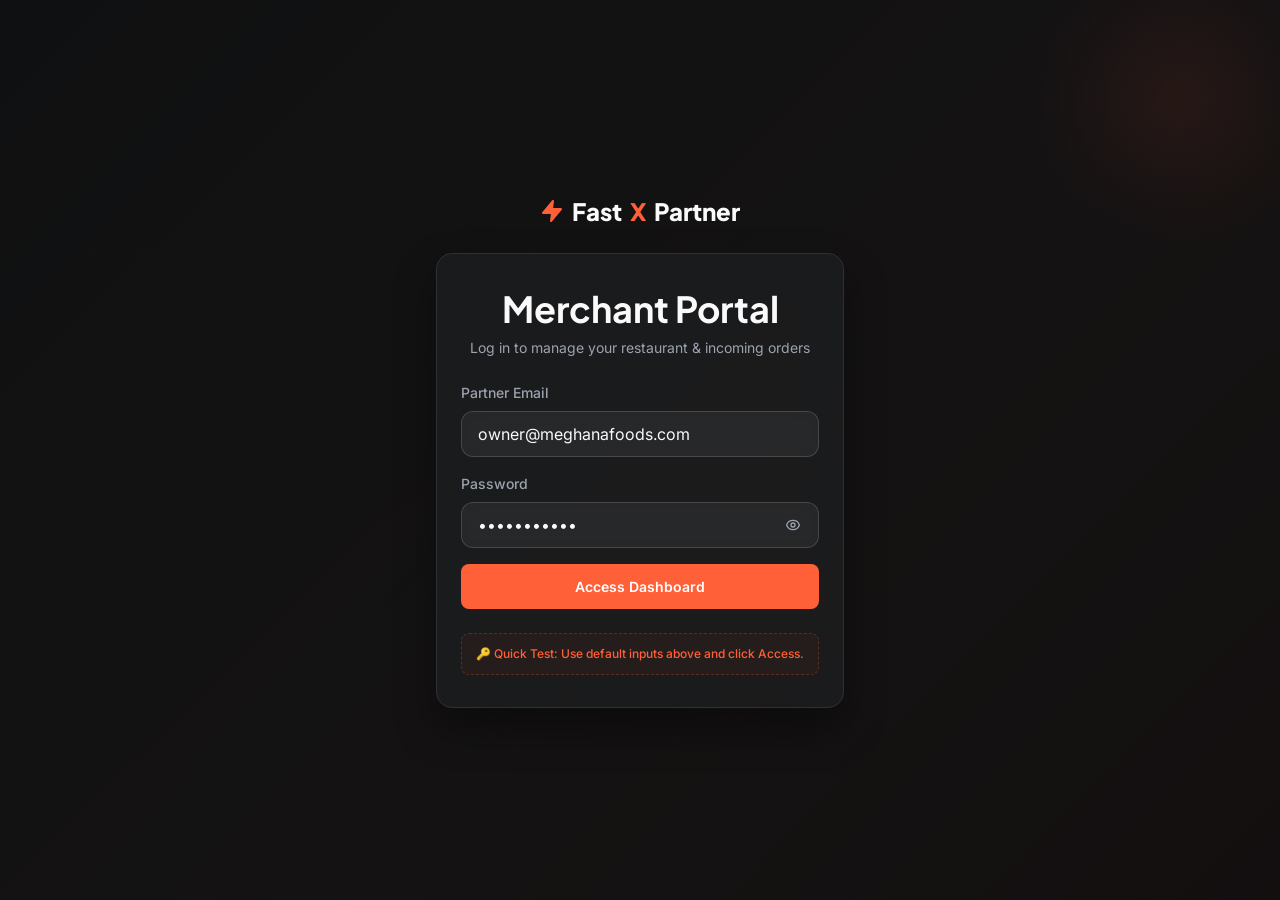
<file: restaurant/login.html>
<!DOCTYPE html>
<html lang="en">
<head>
  <meta charset="UTF-8">
  <meta name="viewport" content="width=device-width, initial-scale=1.0">
  
  <!-- SEO Meta Tags -->
  <title>Partner Login - FastX</title>
  <meta name="description" content="Log in to your FastX Merchant account to manage restaurant orders, edit menus, and track earnings.">
  
  <!-- Google Fonts: Plus Jakarta Sans for Headers, Inter for Body -->
  <link rel="preconnect" href="https://fonts.googleapis.com">
  <link rel="preconnect" href="https://fonts.gstatic.com" crossorigin>
  <link href="https://fonts.googleapis.com/css2?family=Inter:wght@400;500;600;700&family=Plus+Jakarta+Sans:wght@500;600;700;800&display=swap" rel="stylesheet">
  
  <!-- CSS Stylesheets (Paths use "../" to resolve correctly from the /restaurant directory) -->
  <link rel="stylesheet" href="../css/design-system.css">
  <link rel="stylesheet" href="../css/components.css">
  <link rel="stylesheet" href="../css/pages/auth.css">
</head>
<body>

  <main class="auth-section">
    <!-- Visual background glow card element -->
    <div class="auth-bg-glow" aria-hidden="true"></div>

    <div class="auth-container">
      
      <!-- Brand Logo -->
      <div class="auth-logo-row">
        <a href="../index.html" class="navbar-logo" id="logo-link">
          <svg class="icon" viewBox="0 0 24 24" aria-hidden="true">
            <path d="M13 2L3 14h9l-1 8 10-12h-9l1-8z" fill="var(--color-primary)" stroke="var(--color-primary)"/>
          </svg>
          Fast<span>X</span> Partner
        </a>
      </div>

      <!-- Merchant Login card container -->
      <div class="auth-card">
        
        <div class="auth-header">
          <h1 class="text-2xl">Merchant Portal</h1>
          <p class="auth-subtitle">Log in to manage your restaurant & incoming orders</p>
        </div>

        <!-- Form Element -->
        <form id="owner-login-form" onsubmit="processOwnerLogin(event)">
          
          <!-- Email Input -->
          <div class="input-group">
            <label class="input-label" for="owner-email">Partner Email</label>
            <input class="input-field" type="email" id="owner-email" required placeholder="owner@meghanafoods.com" value="owner@meghanafoods.com">
          </div>

          <!-- Password Input -->
          <div class="input-group">
            <label class="input-label" for="owner-password">Password</label>
            <div class="password-input-wrapper">
              <input class="input-field" type="password" id="owner-password" required placeholder="••••••••" value="password123">
              <!-- Password show/hide eyeball toggle button -->
              <button type="button" class="password-toggle-btn" onclick="togglePassword()" aria-label="Toggle Password Visibility">
                <svg class="icon icon-sm" fill="none" viewBox="0 0 24 24" stroke="currentColor" id="eyeball-icon">
                  <path stroke-linecap="round" stroke-linejoin="round" stroke-width="2" d="M15 12a3 3 0 11-6 0 3 3 0 016 0z" />
                  <path stroke-linecap="round" stroke-linejoin="round" stroke-width="2" d="M2.458 12C3.732 7.943 7.523 5 12 5c4.478 0 8.268 2.943 9.542 7-1.274 4.057-5.064 7-9.542 7-4.477 0-8.268-2.943-9.542-7z" />
                </svg>
              </button>
            </div>
          </div>

          <!-- Submit Button -->
          <button class="btn btn-primary btn-block" type="submit" id="submit-btn" style="margin-top: var(--space-4);">
            Access Dashboard
          </button>

        </form>

        <!-- Informative disclaimer for testing -->
        <div style="background-color: rgba(255, 90, 54, 0.05); border: 1px dashed rgba(255, 90, 54, 0.25); border-radius: var(--radius-md); padding: 12px;">
          <p class="text-xs" style="color: var(--color-primary); text-align: center; font-weight: 500;">
            🔑 Quick Test: Use default inputs above and click Access.
          </p>
        </div>

      </div>

    </div>
  </main>

  <script>
    // Toggle Password Visibility
    function togglePassword() {
      const input = document.getElementById("owner-password");
      const icon = document.getElementById("eyeball-icon");
      if (!input) return;

      const isPass = input.type === "password";
      input.type = isPass ? "text" : "password";

      if (isPass) {
        icon.innerHTML = `
          <path stroke-linecap="round" stroke-linejoin="round" stroke-width="2" d="M13.875 18.825A10.05 10.05 0 0112 19c-4.478 0-8.268-2.943-9.542-7a9.97 9.97 0 011.563-3.029m5.858.908a3 3 0 114.243 4.243M9.878 9.878l4.242 4.242M9.88 9.88l-3.29-3.29m7.532 7.532l3.29 3.29M3 3l18 18" />
        `;
      } else {
        icon.innerHTML = `
          <path stroke-linecap="round" stroke-linejoin="round" stroke-width="2" d="M15 12a3 3 0 11-6 0 3 3 0 016 0z" />
          <path stroke-linecap="round" stroke-linejoin="round" stroke-width="2" d="M2.458 12C3.732 7.943 7.523 5 12 5c4.478 0 8.268 2.943 9.542 7-1.274 4.057-5.064 7-9.542 7-4.477 0-8.268-2.943-9.542-7z" />
        `;
      }
    }

    // Owner Auth Login process
    function processOwnerLogin(event) {
      event.preventDefault();
      
      const email = document.getElementById("owner-email").value;
      const btn = document.getElementById("submit-btn");
      
      btn.disabled = true;
      btn.textContent = "Authenticating...";

      setTimeout(() => {
        // Save owner session payload
        const ownerSession = {
          email: email,
          name: "Owner - Meghana Foods",
          restaurantName: "Meghana Foods",
          loggedIn: true
        };
        localStorage.setItem("fastx_owner_user", JSON.stringify(ownerSession));
        
        // Redirect to single SPA dashboard
        window.location.href = "dashboard.html";
      }, 800);
    }
  </script>

</body>
</html>
</file>
<file: css/design-system.css>
/*
 ==========================================================================
  FASTX DESIGN SYSTEM
  This stylesheet contains CSS Custom Properties (Variables), global resets,
  typography scales, spacing helpers, layout grid utilities, and focus states.
 ==========================================================================
*/

/* ------------------------------------------------------------------------
   1. CSS Custom Properties (Variables)
   ------------------------------------------------------------------------ */
:root {
  /* Color Palette (HSL & Hex) */
  --primary-hue: 12;
  --primary-sat: 100%;
  --primary-light: 61%;
  --color-primary: hsl(var(--primary-hue), var(--primary-sat), var(--primary-light)); /* #FF5A36 - FastX Coral */
  --color-primary-hover: hsl(var(--primary-hue), var(--primary-sat), calc(var(--primary-light) - 8%)); /* Darker Coral */
  --color-primary-light: hsl(var(--primary-hue), var(--primary-sat), 95%); /* Soft Orange Background */

  /* Neutral Dark Theme Colors (Core visual aesthetic) */
  --color-dark-bg: #0F1011;            /* Body background */
  --color-dark-card: #1E2022;          /* Cards & panel backgrounds */
  --color-dark-text-main: #FAFAFA;     /* Primary headings and main text */
  --color-dark-text-muted: #9CA3AF;    /* Secondary details and captions */
  --color-dark-border: #2D3135;        /* Subtle divider borders */

  /* Neutral Light Theme Colors (For future toggle or specific high-contrast layouts) */
  --color-light-bg: #FAFAFA;
  --color-light-card: #FFFFFF;
  --color-light-text-main: #1E2022;
  --color-light-text-muted: #6B7280;
  --color-light-border: #E5E7EB;

  /* Semantic Status Colors */
  --color-success: #10B981;            /* Emerald Green - Completed / Available */
  --color-warning: #F59E0B;            /* Amber Yellow - Pending / Preparing */
  --color-danger: #EF4444;             /* Red - Cancelled / Failed */

  /* Typography Scale */
  --font-family-headers: 'Plus Jakarta Sans', 'Inter', -apple-system, sans-serif;
  --font-family-body: 'Inter', -apple-system, sans-serif;

  /* Border Radii */
  --radius-sm: 4px;
  --radius-md: 8px;
  --radius-lg: 12px;
  --radius-xl: 16px;
  --radius-full: 9999px;

  /* Spacing Grid (8px Base System) */
  --space-1: 4px;
  --space-2: 8px;
  --space-3: 12px;
  --space-4: 16px;
  --space-6: 24px;
  --space-8: 32px;
  --space-12: 48px;
  --space-16: 64px;

  /* Transitions */
  --transition-fast: all 0.2s cubic-bezier(0.4, 0, 0.2, 1);
  --transition-normal: all 0.3s ease;
}

/* ------------------------------------------------------------------------
   2. Global Document Reset
   ------------------------------------------------------------------------ */
*, *::before, *::after {
  box-sizing: border-box;
  margin: 0;
  padding: 0;
}

html {
  font-size: 16px; /* Base 1rem = 16px */
  scroll-behavior: smooth;
  height: 100%;
  background-color: #0F1011; /* Prevent white background bleed-through under transparent scrollbars */
}

body {
  font-family: var(--font-family-body);
  background: linear-gradient(-45deg, #090a0b, #121315, #08090a, #161719) !important;
  background-size: 400% 400% !important;
  animation: gradientBG 15s ease infinite !important;
  color: var(--color-dark-text-main);
  line-height: 1.5;
  text-rendering: optimizeSpeed;
  -webkit-font-smoothing: antialiased;
  min-height: 100%;
  display: flex;
  flex-direction: column;
  overflow-x: hidden;
}

@keyframes gradientBG {
  0% { background-position: 0% 50%; }
  50% { background-position: 100% 50%; }
  100% { background-position: 0% 50%; }
}

/* Images & Media Resets */
img, picture, svg, video {
  display: block;
  max-width: 100%;
  height: auto;
}

/* Anchor Resets */
a {
  color: inherit;
  text-decoration: none;
  transition: var(--transition-fast);
}

/* ------------------------------------------------------------------------
   3. Typography Scale & Hierarchy
   ------------------------------------------------------------------------ */
h1, h2, h3, h4, h5, h6 {
  font-family: var(--font-family-headers);
  color: var(--color-dark-text-main);
  line-height: 1.25;
  font-weight: 700;
}

/* Responsive typography using fluid-like principles */
h1 { font-size: 2.25rem; } /* 36px */
h2 { font-size: 1.75rem; } /* 28px */
h3 { font-size: 1.5rem; }  /* 24px */
h4 { font-size: 1.25rem; } /* 20px */

p {
  font-size: 1rem;
  color: var(--color-dark-text-muted);
}

/* Utility Font Styles */
.text-xs { font-size: 0.75rem; line-height: 1rem; }
.text-sm { font-size: 0.875rem; line-height: 1.25rem; }
.text-base { font-size: 1rem; line-height: 1.5rem; }
.text-lg { font-size: 1.125rem; line-height: 1.75rem; }
.text-xl { font-size: 1.25rem; line-height: 1.875rem; }

.font-weight-normal   { font-weight: 400; }
.font-weight-medium   { font-weight: 500; }
.font-weight-semibold { font-weight: 600; }
.font-weight-bold     { font-weight: 700; }

/* ------------------------------------------------------------------------
   4. Spacing Utility Classes
   ------------------------------------------------------------------------ */
.p-1 { padding: var(--space-1); }
.p-2 { padding: var(--space-2); }
.p-3 { padding: var(--space-3); }
.p-4 { padding: var(--space-4); }
.p-6 { padding: var(--space-6); }
.p-8 { padding: var(--space-8); }

.m-1 { margin: var(--space-1); }
.m-2 { margin: var(--space-2); }
.m-3 { margin: var(--space-3); }
.m-4 { margin: var(--space-4); }
.m-6 { margin: var(--space-6); }
.m-8 { margin: var(--space-8); }

.gap-1 { gap: var(--space-1); }
.gap-2 { gap: var(--space-2); }
.gap-3 { gap: var(--space-3); }
.gap-4 { gap: var(--space-4); }

/* ------------------------------------------------------------------------
   5. Responsive Layout Container & Grids
   ------------------------------------------------------------------------ */
.container {
  width: 100%;
  max-width: 1200px;
  margin-left: auto;
  margin-right: auto;
  padding-left: var(--space-4);
  padding-right: var(--space-4);
}

/* Flexible Mobile-first CSS Grid System */
.grid {
  display: grid;
  grid-template-columns: 1fr; /* 1 Column default for mobile */
  gap: var(--space-4);
}

/* Tablet (600px and up) */
@media (min-width: 600px) {
  .grid-2-col { grid-template-columns: repeat(2, 1fr); }
  .grid-3-col { grid-template-columns: repeat(2, 1fr); } /* Fallback to 2 cols on tablet */
}

/* Desktop (1024px and up) */
@media (min-width: 1024px) {
  .grid-3-col { grid-template-columns: repeat(3, 1fr); }
  .grid-4-col { grid-template-columns: repeat(4, 1fr); }
  .container {
    padding-left: var(--space-6);
    padding-right: var(--space-6);
  }
}

/* ------------------------------------------------------------------------
   6. Accessibility Focus Indicator
   ------------------------------------------------------------------------ */
/* Native outline override to look uniform across modern browsers */
*:focus-visible {
  outline: 2px solid var(--color-primary);
  outline-offset: 4px;
}

/* Screen Reader Only class (Visually hidden but read by screen readers) */
.sr-only {
  position: absolute;
  width: 1px;
  height: 1px;
  padding: 0;
  margin: -1px;
  overflow: hidden;
  clip: rect(0, 0, 0, 0);
  white-space: nowrap;
  border: 0;
}
</file>
<file: css/components.css>
/*
 ==========================================================================
  FASTX COMPONENTS
  This stylesheet contains styling for buttons, input fields, cards,
  navigation systems, badges, and icon wrappers.
  Pre-requisite: design-system.css must be loaded before this file.
 ==========================================================================
*/

/* ------------------------------------------------------------------------
   1. Interactive Buttons
   ------------------------------------------------------------------------ */
.btn {
  display: inline-flex;
  align-items: center;
  justify-content: center;
  gap: var(--space-2);
  padding: 12px 24px;
  font-family: var(--font-family-body);
  font-size: 0.875rem; /* 14px */
  font-weight: 600;
  border-radius: var(--radius-md);
  border: 2px solid transparent;
  cursor: pointer;
  white-space: nowrap;
  transition: var(--transition-fast);
  user-select: none;
}

/* Primary Accent Coral Button */
.btn-primary {
  background-color: var(--color-primary);
  color: #FFFFFF;
}
.btn-primary:hover {
  background-color: var(--color-primary-hover);
  transform: translateY(-1px);
}
.btn-primary:active {
  transform: translateY(1px);
}

/* Secondary Charcoal Card Button */
.btn-secondary {
  background-color: var(--color-dark-card);
  color: var(--color-dark-text-main);
  border: 1.5px solid var(--color-dark-border);
}
.btn-secondary:hover {
  background-color: var(--color-dark-border);
  color: #FFFFFF;
}
.btn-secondary:active {
  transform: translateY(1px);
}

/* Outline Coral Button */
.btn-outline {
  background-color: transparent;
  color: var(--color-primary);
  border: 2px solid var(--color-primary);
}
.btn-outline:hover {
  background-color: var(--color-primary-light);
  color: var(--color-primary);
}

/* Full Width Button Modifier */
.btn-block {
  display: flex;
  width: 100%;
}

/* Disabled Button State */
.btn:disabled, .btn-disabled {
  background-color: #374151 !important; /* Muted gray for dark mode */
  color: #6B7280 !important;
  border-color: transparent !important;
  cursor: not-allowed !important;
  transform: none !important;
}

/* ------------------------------------------------------------------------
   2. Input Form Fields
   ------------------------------------------------------------------------ */
.input-group {
  display: flex;
  flex-direction: column;
  gap: var(--space-2);
  margin-bottom: var(--space-4);
  width: 100%;
}

.input-label {
  font-family: var(--font-family-body);
  font-size: 0.875rem; /* 14px */
  font-weight: 500;
  color: var(--color-dark-text-muted);
}

.input-field {
  width: 100%;
  padding: 12px 16px;
  font-family: var(--font-family-body);
  font-size: 1rem; /* 16px */
  background-color: var(--color-dark-card);
  border: 1.5px solid var(--color-dark-border);
  border-radius: var(--radius-md);
  color: var(--color-dark-text-main);
  outline: none;
  transition: var(--transition-fast);
}

.input-field option {
  background-color: #1e2022 !important;
  color: #fafafa !important;
}

.input-field option:disabled {
  color: #6b7280 !important;
}

/* Form Hover and Focus Actions */
.input-field:hover {
  border-color: var(--color-dark-text-muted);
}

.input-field:focus {
  border-color: var(--color-primary);
  box-shadow: 0 0 0 3px rgba(255, 90, 54, 0.15); /* Soft Coral Aura */
  background-color: rgba(30, 32, 34, 0.5);
}

/* Error States */
.input-field.input-error {
  border-color: var(--color-danger);
}
.input-error-msg {
  font-size: 0.75rem; /* 12px */
  color: var(--color-danger);
  font-weight: 500;
}

/* ------------------------------------------------------------------------
   3. Card Components
   ------------------------------------------------------------------------ */
.card {
  background-color: var(--color-dark-card);
  border: 1.5px solid var(--color-dark-border);
  border-radius: var(--radius-lg);
  padding: var(--space-4);
  display: flex;
  flex-direction: column;
  position: relative;
  overflow: hidden;
  transition: var(--transition-fast);
}

/* Interactive Cards (e.g. Restaurants, Food menu selections) */
.card-interactive {
  cursor: pointer;
}
.card-interactive:hover {
  transform: translateY(-4px);
  border-color: var(--color-primary);
  box-shadow: 0 12px 24px -10px rgba(0, 0, 0, 0.3);
}

/* ------------------------------------------------------------------------
   4. Navigation Bar
   ------------------------------------------------------------------------ */
.navbar {
  position: fixed;
  top: 0;
  left: 0;
  right: 0;
  height: 70px;
  background-color: rgba(15, 16, 17, 0.85); /* Frosty Obsidian Background */
  backdrop-filter: blur(12px); /* Glassmorphism blur */
  -webkit-backdrop-filter: blur(12px);
  border-bottom: 1px solid var(--color-dark-border);
  z-index: 1000;
  display: flex;
  align-items: center;
  transition: var(--transition-fast);
}

.navbar-container {
  display: flex;
  align-items: center;
  justify-content: space-between;
  width: 100%;
}

.navbar-logo {
  font-family: var(--font-family-headers);
  font-size: 1.5rem; /* 24px */
  font-weight: 800;
  color: var(--color-dark-text-main);
  display: flex;
  align-items: center;
  gap: var(--space-2);
}

.navbar-logo span {
  color: var(--color-primary);
}

.navbar-menu {
  display: none; /* Mobile first hidden */
  align-items: center;
  gap: var(--space-6);
}

@media (min-width: 768px) {
  .navbar-menu {
    display: flex;
  }
}

@media (max-width: 480px) {
  .nav-username {
    display: none;
  }
}

.nav-link {
  font-size: 0.9375rem; /* 15px */
  font-weight: 500;
  color: var(--color-dark-text-muted);
}
.nav-link:hover, .nav-link.active {
  color: var(--color-primary);
}

/* ------------------------------------------------------------------------
   5. Icons and Indicators
   ------------------------------------------------------------------------ */
/* Native SVG Icon Box sizing */
.icon {
  display: inline-block;
  width: 24px;
  height: 24px;
  stroke-width: 2;
  stroke: currentColor;
  fill: none;
  stroke-linecap: round;
  stroke-linejoin: round;
  vertical-align: middle;
}

.icon-sm { width: 16px; height: 16px; }
.icon-lg { width: 32px; height: 32px; }

/* Status Badges */
.badge {
  display: inline-flex;
  align-items: center;
  justify-content: center;
  padding: 4px 10px;
  font-size: 0.75rem; /* 12px */
  font-weight: 600;
  border-radius: var(--radius-full);
}

.badge-success {
  background-color: rgba(16, 185, 129, 0.15);
  color: var(--color-success);
}

.badge-warning {
  background-color: rgba(245, 158, 11, 0.15);
  color: var(--color-warning);
}

.badge-danger {
  background-color: rgba(239, 68, 68, 0.15);
  color: var(--color-danger);
}

/* ------------------------------------------------------------------------
   6. Premium Global Glassmorphism Themes
   ------------------------------------------------------------------------ */

/* Global Glass overrides for Cards, Forms, Modals, Tables, Panels */
.card, 
.category-card, 
.restaurant-card, 
.hero-search-box, 
.checkout-card, 
.cart-summary, 
.order-summary, 
.profile-card, 
.modal-content, 
.popup, 
.settings-panel, 
.stats-card, 
.dashboard-card, 
.analytics-card,
.widget,
.panel,
.admin-sidebar,
.owner-sidebar {
  background: rgba(30, 32, 34, 0.70) !important;
  backdrop-filter: blur(20px) !important;
  -webkit-backdrop-filter: blur(20px) !important;
  border: 1.5px solid rgba(255, 255, 255, 0.12) !important;
  border-radius: 20px !important;
  box-shadow: 0 20px 50px rgba(0,0,0,0.45), inset 0 1px 1px rgba(255, 255, 255, 0.15) !important;
  transition: all 0.4s cubic-bezier(0.165, 0.84, 0.44, 1) !important;
}

/* Hover and lift effects on interactive components */
.card-interactive:hover,
.restaurant-card:hover,
.category-card:hover,
.dashboard-card:hover,
.stats-card:hover,
.widget:hover,
.glass-card:hover {
  transform: translateY(-8px) scale(1.025) !important;
  border-color: rgba(255, 90, 54, 0.45) !important;
  background: rgba(35, 38, 40, 0.85) !important;
  box-shadow: 0 20px 50px rgba(255, 90, 54, 0.18), 0 0 20px rgba(255, 90, 54, 0.25), inset 0 1px 1px rgba(255, 255, 255, 0.25) !important;
}

/* Premium Food & Restaurant Card Zoom & Badges */
.restaurant-card .restaurant-img-wrapper img,
.restaurant-card .restaurant-img-wrapper .lazy-load-img {
  transition: transform 0.4s cubic-bezier(0.165, 0.84, 0.44, 1) !important;
}
.restaurant-card:hover .restaurant-img-wrapper img,
.restaurant-card:hover .restaurant-img-wrapper .lazy-load-img {
  transform: scale(1.08) !important;
}
.restaurant-rating {
  background: rgba(255, 255, 255, 0.12) !important;
  backdrop-filter: blur(4px) !important;
  border: 1.5px solid rgba(245, 158, 11, 0.4) !important;
  color: #F59E0B !important;
  box-shadow: 0 0 10px rgba(245, 158, 11, 0.2) !important;
  border-radius: var(--radius-sm) !important;
  padding: 2px 6px !important;
  font-weight: 700 !important;
}

/* Glass input fields styling */
.input-field,
select,
textarea {
  background: rgba(255, 255, 255, 0.05) !important;
  backdrop-filter: blur(10px) !important;
  -webkit-backdrop-filter: blur(10px) !important;
  border: 1px solid rgba(255, 255, 255, 0.1) !important;
  color: var(--color-dark-text-main) !important;
  border-radius: 12px !important;
  outline: none !important;
  transition: all 0.3s ease !important;
}

.input-field:hover,
select:hover,
textarea:hover {
  border-color: rgba(255, 255, 255, 0.25) !important;
}

.input-field:focus,
select:focus,
textarea:focus {
  border-color: var(--color-primary) !important;
  background: rgba(255, 255, 255, 0.1) !important;
  box-shadow: 0 0 15px rgba(255, 90, 54, 0.3) !important;
}

/* Glass styling for tables */
table {
  border-collapse: collapse !important;
  background: rgba(255, 255, 255, 0.04) !important;
  backdrop-filter: blur(15px) !important;
  -webkit-backdrop-filter: blur(15px) !important;
  border: 1px solid rgba(255, 255, 255, 0.08) !important;
  border-radius: 12px !important;
  overflow: hidden !important;
}

th {
  background: rgba(255, 255, 255, 0.08) !important;
  color: var(--color-dark-text-main) !important;
  font-weight: 600 !important;
  border-bottom: 1.5px solid rgba(255, 255, 255, 0.12) !important;
}

td {
  border-bottom: 1px solid rgba(255, 255, 255, 0.05) !important;
  color: var(--color-dark-text-muted) !important;
  background: transparent !important;
}

tr:hover td {
  background: rgba(255, 255, 255, 0.04) !important;
  color: var(--color-dark-text-main) !important;
}

/* Modals & Popups Glass Overlay backdrop styling */
.modal,
.popup-overlay {
  backdrop-filter: blur(8px) !important;
  -webkit-backdrop-filter: blur(8px) !important;
  background-color: rgba(15, 16, 17, 0.6) !important;
}

/* Hero Content Fade-Up Entrance Animations */
.hero-text h1 {
  animation: fade-up-hero 0.8s cubic-bezier(0.16, 1, 0.3, 1) forwards;
  opacity: 0;
}
.hero-text p {
  animation: fade-up-hero 0.8s cubic-bezier(0.16, 1, 0.3, 1) 0.2s forwards;
  opacity: 0;
}
.hero-search-box {
  animation: fade-up-hero 0.8s cubic-bezier(0.16, 1, 0.3, 1) 0.4s forwards;
  opacity: 0;
}
@keyframes fade-up-hero {
  0% {
    opacity: 0;
    transform: translateY(20px);
  }
  100% {
    opacity: 1;
    transform: translateY(0);
  }
}

/* Premium Page Transitions (Soft Ease Scale Entry) */
body {
  animation: page-fade-in 0.5s ease-out;
}
@keyframes page-fade-in {
  0% { opacity: 0; transform: scale(0.99); }
  100% { opacity: 1; transform: scale(1); }
}

/* Scrollbar styling for premium look */
::-webkit-scrollbar {
  width: 8px;
  height: 8px;
}
::-webkit-scrollbar-track {
  background: #0F1011;
}
::-webkit-scrollbar-thumb {
  background: rgba(255, 255, 255, 0.1);
  border-radius: 4px;
}
::-webkit-scrollbar-thumb:hover {
  background: rgba(255, 90, 54, 0.4);
}



/* ==========================================================================
   GLASSMORPHISM THEME OVERRIDES (Mac-OS / Windows 11 frosted glass style)
   ========================================================================== */
.card, 
.category-card, 
.restaurant-card, 
.hero-search-box, 
.checkout-card, 
.cart-summary, 
.order-summary, 
.profile-card, 
.modal-content, 
.popup, 
.settings-panel, 
.stats-card, 
.dashboard-card, 
.analytics-card,
.widget,
.panel,
.admin-sidebar,
.owner-sidebar,
.login-container,
.register-container,
.cart-container,
.tracking-card,
.queue-card,
.form-container,
.table-container,
.glass-card {
  background: rgba(255, 255, 255, 0.08) !important;
  backdrop-filter: blur(20px) !important;
  -webkit-backdrop-filter: blur(20px) !important;
  border: 1px solid rgba(255, 255, 255, 0.15) !important;
  border-radius: 24px !important;
  box-shadow: 0 20px 50px rgba(0, 0, 0, 0.35), inset 0 1px 1px rgba(255, 255, 255, 0.15) !important;
  transition: all 0.3s ease !important;
}

/* Hover lift and glow */
.card-interactive:hover,
.restaurant-card:hover,
.category-card:hover,
.dashboard-card:hover,
.stats-card:hover,
.widget:hover,
.glass-card:hover {
  transform: translateY(-8px) scale(1.02) !important;
  border-color: rgba(255, 255, 255, 0.25) !important;
  background: rgba(255, 255, 255, 0.12) !important;
  box-shadow: 0 20px 50px rgba(255, 90, 54, 0.25), 0 0 15px rgba(255, 90, 54, 0.3), inset 0 1px 1px rgba(255, 255, 255, 0.25) !important;
}

/* Input boxes with glass styling */
.input-field,
select,
textarea,
.hero-search-box input {
  background: rgba(255, 255, 255, 0.05) !important;
  backdrop-filter: blur(10px) !important;
  -webkit-backdrop-filter: blur(10px) !important;
  border: 1px solid rgba(255, 255, 255, 0.15) !important;
  color: var(--color-dark-text-main) !important;
  border-radius: 12px !important;
  outline: none !important;
  transition: all 0.3s ease !important;
}

.input-field:hover,
select:hover,
textarea:hover {
  border-color: rgba(255, 255, 255, 0.3) !important;
}

.input-field:focus,
select:focus,
textarea:focus {
  border-color: var(--color-primary) !important;
  background: rgba(255, 255, 255, 0.1) !important;
  box-shadow: 0 0 15px rgba(255, 90, 54, 0.35) !important;
}
</file>
<file: css/pages/admin-dashboard.css>
/*
 ==========================================================================
  FASTX ADMIN CONTROL PANEL DASHBOARD STYLE
  This stylesheet controls layouts for the Admin Login, SPA Dashboard tabs,
  Data management tables, SVG growth charts, and platform settings.
  Pre-requisites: design-system.css and components.css must be loaded first.
 ==========================================================================
*/

/* ------------------------------------------------------------------------
   1. Page Layout Structure (Left Sidebar + Right Main)
   ------------------------------------------------------------------------ */
.admin-root {
  display: flex;
  min-height: 100vh;
  background-color: var(--color-dark-bg);
  font-family: var(--font-family-body);
  color: var(--color-dark-text-main);
  overflow-x: hidden;
}

/* Admin Sidebar Layout */
.admin-sidebar {
  width: 260px;
  background-color: var(--color-dark-card);
  border-right: 1.5px solid var(--color-dark-border);
  display: flex;
  flex-direction: column;
  position: fixed;
  top: 0;
  bottom: 0;
  left: 0;
  z-index: 100;
  transition: var(--transition-fast);
}

.admin-sidebar-header {
  padding: 24px;
  border-bottom: 1.5px solid var(--color-dark-border);
  display: flex;
  align-items: center;
  gap: var(--space-2);
}

.admin-sidebar-menu {
  display: flex;
  flex-direction: column;
  gap: var(--space-1);
  padding: var(--space-4);
  flex-grow: 1;
  overflow-y: auto;
}

/* Custom mini scrollbar for sidebar menu */
.admin-sidebar-menu::-webkit-scrollbar {
  width: 3px;
}
.admin-sidebar-menu::-webkit-scrollbar-thumb {
  background-color: var(--color-dark-border);
  border-radius: var(--radius-full);
}

.admin-sidebar-btn {
  background: none;
  border: none;
  display: flex;
  align-items: center;
  gap: var(--space-3);
  padding: 10px 14px;
  font-family: var(--font-family-headers);
  font-size: 0.875rem;
  font-weight: 700;
  color: var(--color-dark-text-muted);
  border-radius: var(--radius-md);
  cursor: pointer;
  text-align: left;
  transition: var(--transition-fast);
}

.admin-sidebar-btn:hover {
  background-color: rgba(255, 90, 54, 0.05);
  color: var(--color-primary);
}

.admin-sidebar-btn.active {
  background-color: var(--color-primary);
  color: #FFFFFF;
}

.admin-sidebar-footer {
  padding: var(--space-4);
  border-top: 1px solid var(--color-dark-border);
}

/* Main Content Workspace */
.admin-main {
  flex-grow: 1;
  margin-left: 260px; /* Offset sidebar width */
  padding: var(--space-6);
  min-height: 100vh;
  display: flex;
  flex-direction: column;
  gap: var(--space-6);
  transition: var(--transition-fast);
}

/* Top Admin Header */
.admin-header {
  display: flex;
  align-items: center;
  justify-content: space-between;
  border-bottom: 1px solid var(--color-dark-border);
  padding-bottom: var(--space-4);
  flex-wrap: wrap;
  gap: var(--space-4);
}

/* Responsive Mobile Layout adjustments */
@media (max-width: 768px) {
  .admin-sidebar {
    width: 100%;
    height: 60px;
    top: auto;
    bottom: 0;
    border-right: none;
    border-top: 1.5px solid var(--color-dark-border);
    flex-direction: row;
  }
  .admin-sidebar-header, .admin-sidebar-footer {
    display: none; /* Hide header details on mobile nav */
  }
  .admin-sidebar-menu {
    flex-direction: row;
    justify-content: space-around;
    padding: 0;
    width: 100%;
    align-items: center;
  }
  .admin-sidebar-btn {
    padding: var(--space-2);
    flex-direction: column;
    gap: 2px;
    font-size: 0.6rem;
    align-items: center;
    flex-grow: 1;
  }
  .admin-sidebar-btn svg {
    width: 16px;
    height: 16px;
  }
  .admin-main {
    margin-left: 0;
    padding: var(--space-4) var(--space-4) 80px var(--space-4); /* Bottom space to clear mobile nav bar */
  }
}

/* ------------------------------------------------------------------------
   2. Tab Content Panels
   ------------------------------------------------------------------------ */
.admin-tab-panel {
  display: none;
  animation: fadeIn 0.4s ease-out;
}
.admin-tab-panel.active {
  display: flex;
  flex-direction: column;
  gap: var(--space-6);
}

/* ------------------------------------------------------------------------
   3. Administrative Stats Grid
   ------------------------------------------------------------------------ */
.admin-stats-grid {
  display: grid;
  grid-template-columns: repeat(2, 1fr);
  gap: var(--space-4);
}

@media (min-width: 1024px) {
  .admin-stats-grid {
    grid-template-columns: repeat(5, 1fr); /* 5 stats blocks on large screens */
  }
}

/* ------------------------------------------------------------------------
   4. Status Tags classes
   ------------------------------------------------------------------------ */
.status-pill {
  display: inline-flex;
  align-items: center;
  justify-content: center;
  padding: 4px 10px;
  font-size: 0.75rem;
  font-weight: 700;
  border-radius: var(--radius-full);
  text-transform: uppercase;
  letter-spacing: 0.5px;
}

.status-approved, .status-active, .status-online {
  background-color: rgba(16, 185, 129, 0.12);
  color: var(--color-success);
}

.status-pending {
  background-color: rgba(245, 158, 11, 0.12);
  color: var(--color-warning);
}

.status-blocked, .status-disabled, .status-offline {
  background-color: rgba(239, 68, 68, 0.12);
  color: var(--color-danger);
}

/* ------------------------------------------------------------------------
   5. Settings Forms layouts
   ------------------------------------------------------------------------ */
.settings-grid-panel {
  display: grid;
  grid-template-columns: 1fr;
  gap: var(--space-6);
}

@media (min-width: 768px) {
  .settings-grid-panel {
    grid-template-columns: repeat(2, 1fr);
  }
}

/* ------------------------------------------------------------------------
   6. SVG Charts & Analytics Indicators
   ------------------------------------------------------------------------ */
.svg-chart-box {
  width: 100%;
  height: 220px;
  background-color: rgba(255, 255, 255, 0.01);
  border: 1px solid var(--color-dark-border);
  border-radius: var(--radius-lg);
  padding: var(--space-4);
}

.chart-bar-hover-effect:hover {
  fill: var(--color-primary) !important;
  cursor: pointer;
}

/* ==========================================================================
   GLASSMORPHISM THEME OVERRIDES (Mac-OS / Windows 11 frosted glass style)
   ========================================================================== */
.card, 
.category-card, 
.restaurant-card, 
.hero-search-box, 
.checkout-card, 
.cart-summary, 
.order-summary, 
.profile-card, 
.modal-content, 
.popup, 
.settings-panel, 
.stats-card, 
.dashboard-card, 
.analytics-card,
.widget,
.panel,
.admin-sidebar,
.owner-sidebar,
.login-container,
.register-container,
.cart-container,
.tracking-card,
.queue-card,
.form-container,
.table-container,
.glass-card {
  background: rgba(255, 255, 255, 0.08) !important;
  backdrop-filter: blur(20px) !important;
  -webkit-backdrop-filter: blur(20px) !important;
  border: 1px solid rgba(255, 255, 255, 0.15) !important;
  border-radius: 24px !important;
  box-shadow: 0 20px 50px rgba(0, 0, 0, 0.35), inset 0 1px 1px rgba(255, 255, 255, 0.15) !important;
  transition: all 0.3s ease !important;
}

/* Hover lift and glow */
.card-interactive:hover,
.restaurant-card:hover,
.category-card:hover,
.dashboard-card:hover,
.stats-card:hover,
.widget:hover,
.glass-card:hover {
  transform: translateY(-8px) scale(1.02) !important;
  border-color: rgba(255, 255, 255, 0.25) !important;
  background: rgba(255, 255, 255, 0.12) !important;
  box-shadow: 0 20px 50px rgba(255, 90, 54, 0.25), 0 0 15px rgba(255, 90, 54, 0.3), inset 0 1px 1px rgba(255, 255, 255, 0.25) !important;
}

/* Input boxes with glass styling */
.input-field,
select,
textarea,
.hero-search-box input {
  background: rgba(255, 255, 255, 0.05) !important;
  backdrop-filter: blur(10px) !important;
  -webkit-backdrop-filter: blur(10px) !important;
  border: 1px solid rgba(255, 255, 255, 0.15) !important;
  color: var(--color-dark-text-main) !important;
  border-radius: 12px !important;
  outline: none !important;
  transition: all 0.3s ease !important;
}

.input-field:hover,
select:hover,
textarea:hover {
  border-color: rgba(255, 255, 255, 0.3) !important;
}

.input-field:focus,
select:focus,
textarea:focus {
  border-color: var(--color-primary) !important;
  background: rgba(255, 255, 255, 0.1) !important;
  box-shadow: 0 0 15px rgba(255, 90, 54, 0.35) !important;
}
</file>
<file: css/pages/checkout.css>
/*
 ==========================================================================
  FASTX CHECKOUT SCREEN STYLING
  This stylesheet controls unique layouts for the Cart and Checkout Page.
  Pre-requisites: design-system.css and components.css must be loaded first.
 ==========================================================================
*/

.checkout-section {
  padding: 110px 0 80px 0; /* Clear nav height */
  min-height: 100vh;
}

.checkout-container {
  display: grid;
  grid-template-columns: 1fr;
  gap: var(--space-8);
  align-items: start;
}

@media (min-width: 1024px) {
  .checkout-container {
    grid-template-columns: 1.2fr 0.8fr; /* Form gets more space, summary is sticky on right */
  }
}

/* ------------------------------------------------------------------------
   1. Left Column: Checkout Forms
   ------------------------------------------------------------------------ */
.checkout-form-card {
  display: flex;
  flex-direction: column;
  gap: var(--space-6);
}

.form-section-title {
  border-bottom: 1.5px solid var(--color-dark-border);
  padding-bottom: var(--space-2);
  margin-bottom: var(--space-4);
  font-size: 1.25rem;
  color: var(--color-dark-text-main);
  display: flex;
  align-items: center;
  gap: var(--space-2);
}

/* Form Row Grid */
.form-row {
  display: grid;
  grid-template-columns: 1fr;
  gap: var(--space-4);
}

@media (min-width: 600px) {
  .form-row-2 {
    grid-template-columns: repeat(2, 1fr);
  }
}

/* Payment Selector Card Buttons */
.payment-selector-grid {
  display: grid;
  grid-template-columns: 1fr;
  gap: var(--space-4);
  margin-bottom: var(--space-4);
}

@media (min-width: 600px) {
  .payment-selector-grid {
    grid-template-columns: repeat(3, 1fr);
  }
}

.payment-card {
  position: relative;
  background-color: var(--color-dark-card);
  border: 1.5px solid var(--color-dark-border);
  border-radius: var(--radius-lg);
  padding: var(--space-4);
  display: flex;
  flex-direction: column;
  align-items: center;
  gap: var(--space-2);
  cursor: pointer;
  user-select: none;
  transition: var(--transition-fast);
}

.payment-card input[type="radio"] {
  position: absolute;
  top: 12px;
  right: 12px;
  accent-color: var(--color-primary);
}

.payment-card:hover {
  border-color: rgba(255, 90, 54, 0.3);
}

.payment-card.active {
  border-color: var(--color-primary);
  background-color: rgba(255, 90, 54, 0.04);
}

.payment-icon {
  font-size: 1.5rem;
}

/* Conditional input fields for payments */
.payment-details-panel {
  display: none; /* Controlled via JS */
  background-color: rgba(30, 32, 34, 0.4);
  border: 1px dashed var(--color-dark-border);
  border-radius: var(--radius-lg);
  padding: var(--space-4);
  margin-top: var(--space-2);
  animation: fadeIn 0.3s ease-out;
}

/* ------------------------------------------------------------------------
   2. Right Column: Cart Summary Card
   ------------------------------------------------------------------------ */
.summary-sticky-card {
  position: sticky;
  top: 90px; /* Sticks beneath navbar */
  background-color: var(--color-dark-card);
  border: 1.5px solid var(--color-dark-border);
  border-radius: var(--radius-xl);
  padding: var(--space-6);
  box-shadow: 0 12px 32px rgba(0, 0, 0, 0.25);
  display: flex;
  flex-direction: column;
  gap: var(--space-4);
}

.summary-restaurant-header {
  display: flex;
  flex-direction: column;
  gap: 2px;
  border-bottom: 1px solid var(--color-dark-border);
  padding-bottom: var(--space-3);
}

/* Scrollable Cart Items Panel */
.summary-items-list {
  max-height: 250px;
  overflow-y: auto;
  display: flex;
  flex-direction: column;
  gap: var(--space-4);
  padding-right: 4px;
}

/* Custom Scrollbar for summary list */
.summary-items-list::-webkit-scrollbar {
  width: 4px;
}
.summary-items-list::-webkit-scrollbar-thumb {
  background-color: var(--color-dark-border);
  border-radius: var(--radius-full);
}

/* Cart Item Item Card */
.cart-item-row {
  display: grid;
  grid-template-columns: 48px 1fr auto;
  gap: var(--space-3);
  align-items: center;
  border-bottom: 1px solid rgba(255, 255, 255, 0.03);
  padding-bottom: var(--space-3);
}

.cart-item-img {
  width: 48px;
  height: 48px;
  object-fit: cover;
  border-radius: var(--radius-md);
  border: 1px solid var(--color-dark-border);
}

.cart-item-meta {
  display: flex;
  flex-direction: column;
  gap: 2px;
}

.cart-item-controls {
  display: flex;
  flex-direction: column;
  align-items: flex-end;
  gap: var(--space-2);
}

/* Total Price Breakdown List */
.price-breakdown {
  display: flex;
  flex-direction: column;
  gap: var(--space-2);
  border-top: 1px solid var(--color-dark-border);
  padding-top: var(--space-4);
  font-size: 0.9375rem;
}

.breakdown-row {
  display: flex;
  align-items: center;
  justify-content: space-between;
  color: var(--color-dark-text-muted);
}

.breakdown-row.grand-total {
  border-top: 1.5px dashed var(--color-dark-border);
  padding-top: var(--space-3);
  margin-top: var(--space-2);
  font-size: 1.25rem;
  font-weight: 800;
  color: var(--color-dark-text-main);
}

/* ------------------------------------------------------------------------
   3. Empty Cart State Visual Panel
   ------------------------------------------------------------------------ */
.empty-cart-panel {
  text-align: center;
  padding: 60px var(--space-4);
  display: flex;
  flex-direction: column;
  align-items: center;
  gap: var(--space-4);
  max-width: 400px;
  margin: 0 auto;
  animation: fadeInUp 0.5s ease-out;
}

.empty-cart-icon {
  font-size: 4rem;
}

/* ------------------------------------------------------------------------
   4. Mock Order Success Modal
   ------------------------------------------------------------------------ */
.modal-overlay {
  position: fixed;
  top: 0;
  left: 0;
  right: 0;
  bottom: 0;
  background-color: rgba(0, 0, 0, 0.8);
  backdrop-filter: blur(8px);
  z-index: 2000;
  display: none; /* Managed via JS */
  align-items: center;
  justify-content: center;
  padding: var(--space-4);
}

.success-modal {
  background-color: var(--color-dark-card);
  border: 1.5px solid var(--color-dark-border);
  border-radius: var(--radius-xl);
  padding: var(--space-8) var(--space-6);
  max-width: 440px;
  width: 100%;
  text-align: center;
  display: flex;
  flex-direction: column;
  align-items: center;
  gap: var(--space-4);
  box-shadow: 0 24px 48px rgba(0, 0, 0, 0.5);
  animation: zoomIn 0.3s cubic-bezier(0.34, 1.56, 0.64, 1);
}

.modal-success-icon {
  width: 72px;
  height: 72px;
  border-radius: var(--radius-full);
  background-color: rgba(16, 185, 129, 0.15);
  color: var(--color-success);
  display: flex;
  align-items: center;
  justify-content: center;
}

@keyframes zoomIn {
  from {
    opacity: 0;
    transform: scale(0.9);
  }
  to {
    opacity: 1;
    transform: scale(1);
  }
}

/* ==========================================================================
   GLASSMORPHISM THEME OVERRIDES (Mac-OS / Windows 11 frosted glass style)
   ========================================================================== */
.card, 
.category-card, 
.restaurant-card, 
.hero-search-box, 
.checkout-card, 
.cart-summary, 
.order-summary, 
.profile-card, 
.modal-content, 
.popup, 
.settings-panel, 
.stats-card, 
.dashboard-card, 
.analytics-card,
.widget,
.panel,
.admin-sidebar,
.owner-sidebar,
.login-container,
.register-container,
.cart-container,
.tracking-card,
.queue-card,
.form-container,
.table-container,
.glass-card {
  background: rgba(255, 255, 255, 0.08) !important;
  backdrop-filter: blur(20px) !important;
  -webkit-backdrop-filter: blur(20px) !important;
  border: 1px solid rgba(255, 255, 255, 0.15) !important;
  border-radius: 24px !important;
  box-shadow: 0 20px 50px rgba(0, 0, 0, 0.35), inset 0 1px 1px rgba(255, 255, 255, 0.15) !important;
  transition: all 0.3s ease !important;
}

/* Hover lift and glow */
.card-interactive:hover,
.restaurant-card:hover,
.category-card:hover,
.dashboard-card:hover,
.stats-card:hover,
.widget:hover,
.glass-card:hover {
  transform: translateY(-8px) scale(1.02) !important;
  border-color: rgba(255, 255, 255, 0.25) !important;
  background: rgba(255, 255, 255, 0.12) !important;
  box-shadow: 0 20px 50px rgba(255, 90, 54, 0.25), 0 0 15px rgba(255, 90, 54, 0.3), inset 0 1px 1px rgba(255, 255, 255, 0.25) !important;
}

/* Input boxes with glass styling */
.input-field,
select,
textarea,
.hero-search-box input {
  background: rgba(255, 255, 255, 0.05) !important;
  backdrop-filter: blur(10px) !important;
  -webkit-backdrop-filter: blur(10px) !important;
  border: 1px solid rgba(255, 255, 255, 0.15) !important;
  color: var(--color-dark-text-main) !important;
  border-radius: 12px !important;
  outline: none !important;
  transition: all 0.3s ease !important;
}

.input-field:hover,
select:hover,
textarea:hover {
  border-color: rgba(255, 255, 255, 0.3) !important;
}

.input-field:focus,
select:focus,
textarea:focus {
  border-color: var(--color-primary) !important;
  background: rgba(255, 255, 255, 0.1) !important;
  box-shadow: 0 0 15px rgba(255, 90, 54, 0.35) !important;
}
</file>
<file: css/pages/auth.css>
/*
 ==========================================================================
  FASTX CUSTOMER AUTHENTICATION STYLE
  This stylesheet controls unique layouts for Login and Register pages.
  Pre-requisites: design-system.css and components.css must be loaded first.
 ==========================================================================
*/

.auth-section {
  min-height: 100vh;
  display: flex;
  align-items: center;
  justify-content: center;
  padding: var(--space-8) 0;
  position: relative;
  overflow: hidden;
  background: linear-gradient(135deg, var(--color-dark-bg) 0%, rgba(255, 90, 54, 0.03) 100%);
}

/* Background floating glow aura */
.auth-bg-glow {
  position: absolute;
  width: 300px;
  height: 300px;
  border-radius: var(--radius-full);
  background: radial-gradient(circle, rgba(255, 90, 54, 0.08) 0%, transparent 70%);
  top: -50px;
  right: -50px;
  z-index: 1;
  pointer-events: none;
}

.auth-container {
  width: 100%;
  max-width: 440px;
  z-index: 10;
  position: relative;
  padding: 0 var(--space-4);
  animation: fadeInUp 0.6s ease-out;
}

.auth-logo-row {
  display: flex;
  justify-content: center;
  margin-bottom: var(--space-6);
}

/* Auth Glassmorphism Card styling */
.auth-card {
  background: rgba(30, 32, 34, 0.7);
  border: 1.5px solid var(--color-dark-border);
  backdrop-filter: blur(20px);
  -webkit-backdrop-filter: blur(20px);
  border-radius: var(--radius-xl);
  padding: var(--space-8) var(--space-6);
  box-shadow: 0 20px 40px rgba(0, 0, 0, 0.35);
  display: flex;
  flex-direction: column;
  gap: var(--space-6);
}

.auth-header {
  text-align: center;
  display: flex;
  flex-direction: column;
  gap: 6px;
}

.auth-subtitle {
  font-size: 0.875rem;
  color: var(--color-dark-text-muted);
}

/* Options Link Line (Remember Me & Forgot Pass) */
.auth-options-row {
  display: flex;
  align-items: center;
  justify-content: space-between;
  font-size: 0.875rem;
}

.checkbox-label {
  display: flex;
  align-items: center;
  gap: 8px;
  cursor: pointer;
  color: var(--color-dark-text-muted);
}

.checkbox-label input[type="checkbox"] {
  accent-color: var(--color-primary);
  width: 16px;
  height: 16px;
  cursor: pointer;
}

.forgot-link {
  color: var(--color-primary);
  font-weight: 500;
  transition: var(--transition-fast);
}

.forgot-link:hover {
  color: var(--color-primary-hover);
  text-decoration: underline;
}

/* Password input wrap with eyeball button placement */
.password-input-wrapper {
  position: relative;
  width: 100%;
}

.password-toggle-btn {
  position: absolute;
  right: 14px;
  top: 50%;
  transform: translateY(-50%);
  background: none;
  border: none;
  color: var(--color-dark-text-muted);
  cursor: pointer;
  display: flex;
  align-items: center;
  padding: 4px;
  transition: var(--transition-fast);
}

.password-toggle-btn:hover {
  color: var(--color-primary);
}

/* Social Separators */
.divider-row {
  display: flex;
  align-items: center;
  gap: var(--space-4);
  color: var(--color-dark-text-muted);
  font-size: 0.75rem;
  text-transform: uppercase;
  letter-spacing: 0.5px;
}

.divider-line {
  flex-grow: 1;
  height: 1px;
  background-color: var(--color-dark-border);
}

/* Social Buttons Grid */
.social-buttons-grid {
  display: grid;
  grid-template-columns: repeat(2, 1fr);
  gap: var(--space-4);
}

.btn-social {
  background-color: rgba(255, 255, 255, 0.03);
  border: 1px solid var(--color-dark-border);
  color: var(--color-dark-text-main);
  border-radius: var(--radius-md);
  padding: 10px;
  font-size: 0.875rem;
  font-weight: 500;
  display: flex;
  align-items: center;
  justify-content: center;
  gap: var(--space-2);
  cursor: pointer;
  transition: var(--transition-fast);
}

.btn-social:hover {
  background-color: var(--color-dark-border);
  border-color: var(--color-dark-text-muted);
}

.btn-social svg {
  width: 20px;
  height: 20px;
}

/* Footer Register Redirect */
.auth-footer {
  text-align: center;
  font-size: 0.875rem;
  color: var(--color-dark-text-muted);
}

.auth-footer a {
  color: var(--color-primary);
  font-weight: 600;
}

.auth-footer a:hover {
  text-decoration: underline;
}

/* Password Strength Indicator styling */
.strength-indicator {
  display: flex;
  gap: 4px;
  margin-top: -8px;
  margin-bottom: var(--space-2);
}

.strength-bar {
  flex-grow: 1;
  height: 4px;
  border-radius: var(--radius-full);
  background-color: var(--color-dark-border);
  transition: var(--transition-fast);
}

.strength-bar.weak { background-color: var(--color-danger); }
.strength-bar.medium { background-color: var(--color-warning); }
.strength-bar.strong { background-color: var(--color-success); }

/* ==========================================================================
   GLASSMORPHISM THEME OVERRIDES (Mac-OS / Windows 11 frosted glass style)
   ========================================================================== */
.card, 
.category-card, 
.restaurant-card, 
.hero-search-box, 
.checkout-card, 
.cart-summary, 
.order-summary, 
.profile-card, 
.modal-content, 
.popup, 
.settings-panel, 
.stats-card, 
.dashboard-card, 
.analytics-card,
.widget,
.panel,
.admin-sidebar,
.owner-sidebar,
.login-container,
.register-container,
.cart-container,
.tracking-card,
.queue-card,
.form-container,
.table-container,
.glass-card {
  background: rgba(255, 255, 255, 0.08) !important;
  backdrop-filter: blur(20px) !important;
  -webkit-backdrop-filter: blur(20px) !important;
  border: 1px solid rgba(255, 255, 255, 0.15) !important;
  border-radius: 24px !important;
  box-shadow: 0 20px 50px rgba(0, 0, 0, 0.35), inset 0 1px 1px rgba(255, 255, 255, 0.15) !important;
  transition: all 0.3s ease !important;
}

/* Hover lift and glow */
.card-interactive:hover,
.restaurant-card:hover,
.category-card:hover,
.dashboard-card:hover,
.stats-card:hover,
.widget:hover,
.glass-card:hover {
  transform: translateY(-8px) scale(1.02) !important;
  border-color: rgba(255, 255, 255, 0.25) !important;
  background: rgba(255, 255, 255, 0.12) !important;
  box-shadow: 0 20px 50px rgba(255, 90, 54, 0.25), 0 0 15px rgba(255, 90, 54, 0.3), inset 0 1px 1px rgba(255, 255, 255, 0.25) !important;
}

/* Input boxes with glass styling */
.input-field,
select,
textarea,
.hero-search-box input {
  background: rgba(255, 255, 255, 0.05) !important;
  backdrop-filter: blur(10px) !important;
  -webkit-backdrop-filter: blur(10px) !important;
  border: 1px solid rgba(255, 255, 255, 0.15) !important;
  color: var(--color-dark-text-main) !important;
  border-radius: 12px !important;
  outline: none !important;
  transition: all 0.3s ease !important;
}

.input-field:hover,
select:hover,
textarea:hover {
  border-color: rgba(255, 255, 255, 0.3) !important;
}

.input-field:focus,
select:focus,
textarea:focus {
  border-color: var(--color-primary) !important;
  background: rgba(255, 255, 255, 0.1) !important;
  box-shadow: 0 0 15px rgba(255, 90, 54, 0.35) !important;
}
</file>
<file: css/pages/profile.css>
/*
 ==========================================================================
  FASTX CUSTOMER PROFILE STYLE
  This stylesheet controls layouts for the User Profile, Past Orders,
  Wallet, Settings, and Edit Profile Modals.
  Pre-requisites: design-system.css and components.css must be loaded first.
 ==========================================================================
*/

.profile-section {
  padding: 110px 0 80px 0; /* Clear nav height */
  min-height: 100vh;
}

.profile-container {
  display: grid;
  grid-template-columns: 1fr;
  gap: var(--space-6);
  align-items: start;
}

@media (min-width: 1024px) {
  .profile-container {
    grid-template-columns: 340px 1fr; /* Left: Quick Profile & Wallet, Right: Orders & tabs */
  }
}

/* ------------------------------------------------------------------------
   1. Left Column Cards (Profile details, Wallet, Saved Info)
   ------------------------------------------------------------------------ */
.profile-card-left {
  display: flex;
  flex-direction: column;
  gap: var(--space-6);
}

/* Profile Detail Header Box */
.user-info-card {
  text-align: center;
  position: relative;
}

.avatar-large {
  width: 88px;
  height: 88px;
  border-radius: var(--radius-full);
  border: 3px solid var(--color-primary);
  display: flex;
  align-items: center;
  justify-content: center;
  font-size: 2.5rem;
  margin: 0 auto var(--space-3) auto;
  background-color: var(--color-dark-bg);
}

.user-name-title {
  font-size: 1.25rem;
  font-weight: 800;
  color: var(--color-dark-text-main);
  margin-bottom: 2px;
}

/* Wallet Card UI Only */
.wallet-card {
  background: linear-gradient(135deg, var(--color-dark-card) 0%, rgba(255, 90, 54, 0.05) 100%);
  border: 1.5px solid var(--color-dark-border);
}

.wallet-balance {
  font-size: 1.75rem;
  font-weight: 800;
  color: var(--color-success);
  margin-top: 4px;
}

/* Saved List details */
.saved-list {
  display: flex;
  flex-direction: column;
  gap: var(--space-3);
  margin-top: var(--space-3);
}

.saved-item {
  display: flex;
  align-items: flex-start;
  gap: var(--space-2);
  font-size: 0.875rem;
  color: var(--color-dark-text-muted);
}

.saved-item.payment-item {
  align-items: center;
}

/* ------------------------------------------------------------------------
   2. Right Column Tabs & Order Cards
   ------------------------------------------------------------------------ */
.profile-tabs-header {
  display: flex;
  gap: var(--space-2);
  border-bottom: 1.5px solid var(--color-dark-border);
  padding-bottom: 0px;
  margin-bottom: var(--space-6);
  overflow-x: auto;
  scrollbar-width: none;
}

.profile-tabs-header::-webkit-scrollbar {
  display: none;
}

.profile-tab-btn {
  background: none;
  border: none;
  padding: 12px 20px;
  font-family: var(--font-family-headers);
  font-size: 0.9375rem;
  font-weight: 700;
  color: var(--color-dark-text-muted);
  cursor: pointer;
  white-space: nowrap;
  position: relative;
  transition: var(--transition-fast);
}

.profile-tab-btn:hover {
  color: var(--color-primary);
}

.profile-tab-btn.active {
  color: var(--color-primary);
}

.profile-tab-btn.active::after {
  content: '';
  position: absolute;
  bottom: -1.5px;
  left: 0;
  right: 0;
  height: 3px;
  background-color: var(--color-primary);
  border-radius: var(--radius-full);
}

/* Tabs Panel Content */
.profile-tab-panel {
  display: none; /* Controlled via JS */
  animation: fadeIn 0.4s ease-out;
}

.profile-tab-panel.active {
  display: block;
}

/* Order History Cards */
.order-history-list {
  display: flex;
  flex-direction: column;
  gap: var(--space-4);
}

.order-history-card {
  background-color: var(--color-dark-card);
  border: 1px solid var(--color-dark-border);
  border-radius: var(--radius-lg);
  padding: var(--space-4);
  display: flex;
  flex-direction: column;
  gap: var(--space-4);
  transition: var(--transition-fast);
}

.order-history-card:hover {
  border-color: rgba(255, 90, 54, 0.15);
}

.order-card-header {
  display: flex;
  align-items: center;
  justify-content: space-between;
  flex-wrap: wrap;
  gap: var(--space-2);
}

.order-card-restaurant {
  font-size: 1.125rem;
  font-weight: 700;
  color: var(--color-dark-text-main);
}

.order-card-date {
  font-size: 0.8125rem;
  color: var(--color-dark-text-muted);
}

.order-card-body {
  border-top: 1px solid var(--color-dark-border);
  border-bottom: 1px solid var(--color-dark-border);
  padding: var(--space-3) 0;
  display: flex;
  flex-direction: column;
  gap: var(--space-1);
}

.order-card-items {
  font-size: 0.875rem;
  color: var(--color-dark-text-muted);
}

.order-card-price {
  font-size: 0.9375rem;
  font-weight: 700;
  color: var(--color-primary);
}

.order-card-actions {
  display: flex;
  align-items: center;
  justify-content: flex-end;
  gap: var(--space-3);
  flex-wrap: wrap;
}

/* Favorites Section Cards */
.fav-restaurants-grid {
  display: grid;
  grid-template-columns: 1fr;
  gap: var(--space-4);
}

@media (min-width: 600px) {
  .fav-restaurants-grid {
    grid-template-columns: repeat(2, 1fr);
  }
}

/* Settings Toggle list */
.settings-list {
  display: flex;
  flex-direction: column;
  gap: var(--space-4);
}

.settings-row {
  display: flex;
  align-items: center;
  justify-content: space-between;
  border-bottom: 1px solid var(--color-dark-border);
  padding-bottom: var(--space-3);
}

/* Simple switch toggle button styling */
.switch-toggle {
  position: relative;
  display: inline-block;
  width: 44px;
  height: 22px;
}

.switch-toggle input {
  opacity: 0;
  width: 0;
  height: 0;
}

.slider-switch {
  position: absolute;
  cursor: pointer;
  top: 0; left: 0; right: 0; bottom: 0;
  background-color: var(--color-dark-border);
  transition: .3s;
  border-radius: 34px;
}

.slider-switch:before {
  position: absolute;
  content: "";
  height: 16px;
  width: 16px;
  left: 3px;
  bottom: 3px;
  background-color: #FFFFFF;
  transition: .3s;
  border-radius: 50%;
}

input:checked + .slider-switch {
  background-color: var(--color-primary);
}

input:checked + .slider-switch:before {
  transform: translateX(22px);
}

/* ==========================================================================
   GLASSMORPHISM THEME OVERRIDES (Mac-OS / Windows 11 frosted glass style)
   ========================================================================== */
.card, 
.category-card, 
.restaurant-card, 
.hero-search-box, 
.checkout-card, 
.cart-summary, 
.order-summary, 
.profile-card, 
.modal-content, 
.popup, 
.settings-panel, 
.stats-card, 
.dashboard-card, 
.analytics-card,
.widget,
.panel,
.admin-sidebar,
.owner-sidebar,
.login-container,
.register-container,
.cart-container,
.tracking-card,
.queue-card,
.form-container,
.table-container,
.glass-card {
  background: rgba(255, 255, 255, 0.08) !important;
  backdrop-filter: blur(20px) !important;
  -webkit-backdrop-filter: blur(20px) !important;
  border: 1px solid rgba(255, 255, 255, 0.15) !important;
  border-radius: 24px !important;
  box-shadow: 0 20px 50px rgba(0, 0, 0, 0.35), inset 0 1px 1px rgba(255, 255, 255, 0.15) !important;
  transition: all 0.3s ease !important;
}

/* Hover lift and glow */
.card-interactive:hover,
.restaurant-card:hover,
.category-card:hover,
.dashboard-card:hover,
.stats-card:hover,
.widget:hover,
.glass-card:hover {
  transform: translateY(-8px) scale(1.02) !important;
  border-color: rgba(255, 255, 255, 0.25) !important;
  background: rgba(255, 255, 255, 0.12) !important;
  box-shadow: 0 20px 50px rgba(255, 90, 54, 0.25), 0 0 15px rgba(255, 90, 54, 0.3), inset 0 1px 1px rgba(255, 255, 255, 0.25) !important;
}

/* Input boxes with glass styling */
.input-field,
select,
textarea,
.hero-search-box input {
  background: rgba(255, 255, 255, 0.05) !important;
  backdrop-filter: blur(10px) !important;
  -webkit-backdrop-filter: blur(10px) !important;
  border: 1px solid rgba(255, 255, 255, 0.15) !important;
  color: var(--color-dark-text-main) !important;
  border-radius: 12px !important;
  outline: none !important;
  transition: all 0.3s ease !important;
}

.input-field:hover,
select:hover,
textarea:hover {
  border-color: rgba(255, 255, 255, 0.3) !important;
}

.input-field:focus,
select:focus,
textarea:focus {
  border-color: var(--color-primary) !important;
  background: rgba(255, 255, 255, 0.1) !important;
  box-shadow: 0 0 15px rgba(255, 90, 54, 0.35) !important;
}

/* ------------------------------------------------------------------------
   3. Restaurant Cards (Favorites Tab)
   ------------------------------------------------------------------------ */
.restaurant-card {
  padding: 0 !important; /* Remove base card padding for full-bleed images */
  overflow: hidden !important; /* Crop image overflow on rounded corners */
}

.restaurant-img-wrapper {
  position: relative;
  height: 180px;
  width: 100%;
  overflow: hidden;
}

.restaurant-img-wrapper img {
  width: 100% !important;
  height: 100% !important;
  object-fit: cover !important;
}

.restaurant-details {
  padding: var(--space-4);
  display: flex;
  flex-direction: column;
  gap: var(--space-2);
}

.restaurant-meta {
  display: flex;
  align-items: center;
  justify-content: space-between;
  border-top: 1px solid var(--color-dark-border);
  padding-top: var(--space-2);
  margin-top: var(--space-2);
  font-size: 0.875rem;
  color: var(--color-dark-text-muted);
}

.restaurant-rating {
  display: flex;
  align-items: center;
  gap: 4px;
  color: #F59E0B; /* Gold rating color */
  font-weight: 600;
}
</file>
<file: css/pages/restaurant-detail.css>
/*
 ==========================================================================
  FASTX RESTAURANT DETAIL SCREEN STYLING
  This stylesheet controls layouts for the Restaurant details and Menu page.
  Pre-requisites: design-system.css and components.css must be loaded first.
 ==========================================================================
*/

/* ------------------------------------------------------------------------
   1. Cover Banner & Profile Headers
   ------------------------------------------------------------------------ */
.restaurant-banner-section {
  position: relative;
  padding-top: 70px; /* Offset the fixed nav height */
}

.restaurant-cover-image {
  width: 100%;
  height: 250px;
  object-fit: cover;
  border-bottom: 1.5px solid var(--color-dark-border);
}

@media (min-width: 768px) {
  .restaurant-cover-image {
    height: 320px;
  }
}

/* Glassmorphism Profile Info Overlay Card */
.restaurant-profile-card {
  margin-top: -60px; /* Offset upward to sit on top of the cover photo */
  position: relative;
  z-index: 10;
  background: rgba(30, 32, 34, 0.75); /* Dark translucent background */
  border: 1.5px solid var(--color-dark-border);
  backdrop-filter: blur(16px);
  -webkit-backdrop-filter: blur(16px);
  border-radius: var(--radius-xl);
  padding: var(--space-6);
  box-shadow: 0 16px 40px rgba(0, 0, 0, 0.4);
}

.restaurant-profile-grid {
  display: flex;
  flex-direction: column;
  gap: var(--space-4);
}

@media (min-width: 768px) {
  .restaurant-profile-grid {
    flex-direction: row;
    align-items: center;
    justify-content: space-between;
  }
}

.profile-main-info {
  display: flex;
  flex-direction: column;
  gap: var(--space-2);
}

.profile-title-row {
  display: flex;
  align-items: center;
  flex-wrap: wrap;
  gap: var(--space-3);
}

.profile-tagline {
  font-size: 0.9375rem;
  color: var(--color-dark-text-muted);
}

/* Quick Metrics Row (Rating, Time, Cost) */
.profile-metrics-row {
  display: flex;
  align-items: center;
  gap: var(--space-6);
  font-size: 0.9375rem;
  margin-top: var(--space-2);
  color: var(--color-dark-text-muted);
}

.metric-item {
  display: flex;
  align-items: center;
  gap: var(--space-1);
}

.metric-item.rating {
  color: #F59E0B; /* Gold rating color */
  font-weight: 700;
}

/* ------------------------------------------------------------------------
   2. Menu Layout (Sidebar & List)
   ------------------------------------------------------------------------ */
.menu-section {
  padding: 40px 0 80px 0;
}

.menu-layout-grid {
  display: grid;
  grid-template-columns: 1fr; /* Single column on mobile */
  gap: var(--space-6);
  align-items: start;
}

@media (min-width: 1024px) {
  .menu-layout-grid {
    grid-template-columns: 260px 1fr; /* Sidebar + Menu Cards */
  }
}

/* Sidebar Categories Nav */
.menu-sidebar {
  background-color: var(--color-dark-card);
  border: 1.5px solid var(--color-dark-border);
  border-radius: var(--radius-lg);
  padding: var(--space-4);
  position: sticky;
  top: 90px; /* Sits below the header */
  display: none; /* Hidden on mobile */
}

@media (min-width: 1024px) {
  .menu-sidebar {
    display: flex;
    flex-direction: column;
    gap: var(--space-2);
  }
}

.sidebar-category-link {
  display: block;
  padding: 10px 14px;
  font-size: 0.9375rem;
  font-weight: 600;
  border-radius: var(--radius-md);
  color: var(--color-dark-text-muted);
  transition: var(--transition-fast);
}

.sidebar-category-link:hover, .sidebar-category-link.active {
  background-color: rgba(255, 90, 54, 0.1);
  color: var(--color-primary);
}

/* Mobile Category Selector bar */
.mobile-category-bar {
  display: flex;
  gap: var(--space-2);
  overflow-x: auto;
  padding-bottom: var(--space-2);
  margin-bottom: var(--space-4);
  scrollbar-width: none;
}

.mobile-category-bar::-webkit-scrollbar {
  display: none;
}

.mobile-category-btn {
  flex: 0 0 auto;
  padding: 8px 16px;
  font-size: 0.875rem;
  font-weight: 600;
  border-radius: var(--radius-full);
  background-color: var(--color-dark-card);
  border: 1px solid var(--color-dark-border);
  color: var(--color-dark-text-muted);
}

.mobile-category-btn.active {
  background-color: var(--color-primary);
  color: #FFFFFF;
  border-color: var(--color-primary);
}

@media (min-width: 1024px) {
  .mobile-category-bar {
    display: none; /* Hide mobile category toggle on desktop */
  }
}

/* ------------------------------------------------------------------------
   3. Menu Items List & Dish Cards
   ------------------------------------------------------------------------ */
.menu-group {
  margin-bottom: var(--space-8);
}

.menu-group-title {
  border-bottom: 1.5px solid var(--color-dark-border);
  padding-bottom: var(--space-2);
  margin-bottom: var(--space-4);
}

.dish-card {
  display: grid;
  grid-template-columns: 1fr 100px; /* Left text, right image */
  gap: var(--space-4);
  padding: var(--space-4);
  background-color: var(--color-dark-card);
  border: 1px solid var(--color-dark-border);
  border-radius: var(--radius-lg);
  margin-bottom: var(--space-4);
  align-items: center;
  transition: var(--transition-fast);
}

.dish-card:hover {
  border-color: rgba(255, 90, 54, 0.25);
  box-shadow: 0 8px 24px rgba(0, 0, 0, 0.2);
}

/* Dish Info (Left Column) */
.dish-info {
  display: flex;
  flex-direction: column;
  gap: var(--space-1);
}

.dish-tag-row {
  display: flex;
  align-items: center;
  gap: var(--space-2);
}

/* Veg / Non-Veg Indicator Dots */
.tag-indicator {
  display: inline-block;
  width: 16px;
  height: 16px;
  border: 2px solid transparent;
  display: flex;
  align-items: center;
  justify-content: center;
  border-radius: var(--radius-sm);
}

.tag-veg {
  border-color: #10B981; /* Green border */
}
.tag-veg::after {
  content: '';
  display: block;
  width: 8px;
  height: 8px;
  border-radius: var(--radius-full);
  background-color: #10B981;
}

.tag-nonveg {
  border-color: #EF4444; /* Red border */
}
.tag-nonveg::after {
  content: '';
  display: block;
  width: 0;
  height: 0;
  border-left: 4px solid transparent;
  border-right: 4px solid transparent;
  border-bottom: 8px solid #EF4444; /* Red triangle */
}

.dish-name {
  font-size: 1.125rem;
  font-weight: 700;
  color: var(--color-dark-text-main);
}

.dish-price {
  font-size: 1rem;
  font-weight: 600;
  color: var(--color-primary);
}

.dish-description {
  font-size: 0.875rem;
  line-height: 1.4;
  color: var(--color-dark-text-muted);
  max-width: 580px;
}

/* Dish Image & Add Action (Right Column) */
.dish-media-wrapper {
  position: relative;
  width: 100px;
  height: 100px;
  display: flex;
  flex-direction: column;
  align-items: center;
}

.dish-image {
  width: 100%;
  height: 100%;
  object-fit: cover;
  border-radius: var(--radius-md);
  border: 1px solid var(--color-dark-border);
}

/* Float additive capsule style add button */
.dish-add-button-container {
  position: absolute;
  bottom: -10px; /* Hangs off the bottom edge of the image container */
  z-index: 5;
  width: 80px;
}

.dish-add-btn {
  width: 100%;
  padding: 6px 12px;
  font-size: 0.75rem;
  font-weight: 700;
  border-radius: var(--radius-md);
  background-color: var(--color-dark-card);
  border: 1.5px solid var(--color-primary);
  color: var(--color-primary);
  text-align: center;
  box-shadow: 0 4px 10px rgba(0, 0, 0, 0.3);
  cursor: pointer;
  transition: var(--transition-fast);
}

.dish-add-btn:hover {
  background-color: var(--color-primary);
  color: #FFFFFF;
}

/* ==========================================================================
   GLASSMORPHISM THEME OVERRIDES (Mac-OS / Windows 11 frosted glass style)
   ========================================================================== */
.card, 
.category-card, 
.restaurant-card, 
.hero-search-box, 
.checkout-card, 
.cart-summary, 
.order-summary, 
.profile-card, 
.modal-content, 
.popup, 
.settings-panel, 
.stats-card, 
.dashboard-card, 
.analytics-card,
.widget,
.panel,
.admin-sidebar,
.owner-sidebar,
.login-container,
.register-container,
.cart-container,
.tracking-card,
.queue-card,
.form-container,
.table-container,
.glass-card {
  background: rgba(255, 255, 255, 0.08) !important;
  backdrop-filter: blur(20px) !important;
  -webkit-backdrop-filter: blur(20px) !important;
  border: 1px solid rgba(255, 255, 255, 0.15) !important;
  border-radius: 24px !important;
  box-shadow: 0 20px 50px rgba(0, 0, 0, 0.35), inset 0 1px 1px rgba(255, 255, 255, 0.15) !important;
  transition: all 0.3s ease !important;
}

/* Hover lift and glow */
.card-interactive:hover,
.restaurant-card:hover,
.category-card:hover,
.dashboard-card:hover,
.stats-card:hover,
.widget:hover,
.glass-card:hover {
  transform: translateY(-8px) scale(1.02) !important;
  border-color: rgba(255, 255, 255, 0.25) !important;
  background: rgba(255, 255, 255, 0.12) !important;
  box-shadow: 0 20px 50px rgba(255, 90, 54, 0.25), 0 0 15px rgba(255, 90, 54, 0.3), inset 0 1px 1px rgba(255, 255, 255, 0.25) !important;
}

/* Input boxes with glass styling */
.input-field,
select,
textarea,
.hero-search-box input {
  background: rgba(255, 255, 255, 0.05) !important;
  backdrop-filter: blur(10px) !important;
  -webkit-backdrop-filter: blur(10px) !important;
  border: 1px solid rgba(255, 255, 255, 0.15) !important;
  color: var(--color-dark-text-main) !important;
  border-radius: 12px !important;
  outline: none !important;
  transition: all 0.3s ease !important;
}

.input-field:hover,
select:hover,
textarea:hover {
  border-color: rgba(255, 255, 255, 0.3) !important;
}

.input-field:focus,
select:focus,
textarea:focus {
  border-color: var(--color-primary) !important;
  background: rgba(255, 255, 255, 0.1) !important;
  box-shadow: 0 0 15px rgba(255, 90, 54, 0.35) !important;
}
</file>
<file: css/pages/track.css>
/*
 ==========================================================================
  FASTX LIVE ORDER TRACKING STYLE
  This stylesheet controls unique layouts for the Order Tracking Page.
  Pre-requisites: design-system.css and components.css must be loaded first.
 ==========================================================================
*/

.tracking-section {
  padding: 110px 0 80px 0; /* Clear nav height */
  min-height: 100vh;
}

.tracking-container {
  display: grid;
  grid-template-columns: 1fr;
  gap: var(--space-8);
  align-items: start;
}

@media (min-width: 1024px) {
  .tracking-container {
    grid-template-columns: 1.2fr 0.8fr; /* Left: Timeline & Map, Right: Summary details */
  }
}

/* ------------------------------------------------------------------------
   1. Left Column: Map & Timeline
   ------------------------------------------------------------------------ */
/* Map Mockup container */
.map-placeholder {
  position: relative;
  height: 250px;
  background-color: var(--color-dark-card);
  border: 1.5px solid var(--color-dark-border);
  border-radius: var(--radius-lg);
  overflow: hidden;
  box-shadow: 0 10px 30px rgba(0, 0, 0, 0.3);
  margin-bottom: var(--space-6);
}

@media (min-width: 768px) {
  .map-placeholder {
    height: 350px;
  }
}

/* Dark themed SVG road network layout map */
.map-svg {
  width: 100%;
  height: 100%;
  background-color: #151718;
}

/* Blinking position pulses */
.map-pulse {
  animation: pulse-ring 1.5s cubic-bezier(0.215, 0.61, 0.355, 1) infinite;
  transform-origin: center;
}

@keyframes pulse-ring {
  0% { transform: scale(0.6); opacity: 0.8; }
  100% { transform: scale(2.5); opacity: 0; }
}

/* Moving delivery partner marker along SVG path */
.map-delivery-car {
  offset-path: path("M 40 280 C 120 280, 120 120, 240 120 S 260 220, 480 220"); /* Matches the road SVG */
  animation: travel-map 28s linear forwards;
}

@keyframes travel-map {
  0% { offset-distance: 0%; }
  71% { offset-distance: 71%; } /* Stays at restaurant until out for delivery */
  100% { offset-distance: 100%; } /* Arrives at house */
}

/* ------------------------------------------------------------------------
   2. Progress Timeline Component
   ------------------------------------------------------------------------ */
.timeline-card {
  background-color: var(--color-dark-card);
  border: 1.5px solid var(--color-dark-border);
  border-radius: var(--radius-xl);
  padding: var(--space-6);
  display: flex;
  flex-direction: column;
  gap: var(--space-6);
}

.timeline {
  display: flex;
  flex-direction: column;
  position: relative;
  padding-left: 36px;
  gap: 28px;
}

/* Timeline Vertical Line */
.timeline::before {
  content: '';
  position: absolute;
  left: 11px;
  top: 10px;
  bottom: 10px;
  width: 3px;
  background-color: var(--color-dark-border);
  z-index: 1;
}

/* Glowing active timeline progress line */
.timeline-progress-bar {
  content: '';
  position: absolute;
  left: 11px;
  top: 10px;
  width: 3px;
  height: 0%; /* Dynamic height calculated in JS */
  background: linear-gradient(180deg, var(--color-primary) 0%, var(--color-success) 100%);
  box-shadow: 0 0 10px rgba(255, 90, 54, 0.4);
  z-index: 2;
  transition: height 1s ease-in-out;
}

/* Timeline Item */
.timeline-item {
  position: relative;
  display: flex;
  flex-direction: column;
  gap: 4px;
}

/* Indicator dot */
.timeline-dot {
  position: absolute;
  left: -32px;
  top: 3px;
  width: 17px;
  height: 17px;
  border-radius: var(--radius-full);
  background-color: var(--color-dark-bg);
  border: 3px solid var(--color-dark-border);
  z-index: 10;
  transition: var(--transition-fast);
}

/* Animated active state pulse */
.timeline-item.active .timeline-dot {
  border-color: var(--color-primary);
  background-color: var(--color-primary);
  box-shadow: 0 0 0 5px rgba(255, 90, 54, 0.25);
  animation: pulse-dot 1.5s infinite alternate;
}

/* Completed Stage indicator */
.timeline-item.completed .timeline-dot {
  border-color: var(--color-success);
  background-color: var(--color-success);
  box-shadow: 0 0 8px rgba(16, 185, 129, 0.3);
}

@keyframes pulse-dot {
  from { transform: scale(1); box-shadow: 0 0 0 3px rgba(255, 90, 54, 0.2); }
  to { transform: scale(1.15); box-shadow: 0 0 0 7px rgba(255, 90, 54, 0.35); }
}

.timeline-title {
  font-size: 1rem;
  font-weight: 700;
  color: var(--color-dark-text-muted);
  transition: var(--transition-fast);
}

.timeline-item.active .timeline-title {
  color: var(--color-primary);
}

.timeline-item.completed .timeline-title {
  color: var(--color-dark-text-main);
}

.timeline-desc {
  font-size: 0.8125rem;
  color: var(--color-dark-text-muted);
}

/* ------------------------------------------------------------------------
   3. Right Column: Driver profile & summary
   ------------------------------------------------------------------------ */
.driver-card {
  background-color: var(--color-dark-card);
  border: 1.5px solid var(--color-dark-border);
  border-radius: var(--radius-xl);
  padding: var(--space-6);
  display: flex;
  flex-direction: column;
  gap: var(--space-4);
  box-shadow: 0 10px 30px rgba(0, 0, 0, 0.2);
}

.driver-info-row {
  display: flex;
  align-items: center;
  gap: var(--space-4);
}

.driver-photo {
  width: 56px;
  height: 56px;
  border-radius: var(--radius-full);
  border: 2px solid var(--color-primary);
  background-color: var(--color-dark-bg);
  display: flex;
  align-items: center;
  justify-content: center;
  font-size: 1.5rem;
}

.driver-rating {
  font-size: 0.8125rem;
  color: #F59E0B;
  font-weight: 700;
}

/* Info card block lists */
.detail-summary-list {
  display: flex;
  flex-direction: column;
  gap: var(--space-4);
}

.detail-summary-item {
  border-top: 1px solid var(--color-dark-border);
  padding-top: var(--space-3);
  display: flex;
  flex-direction: column;
  gap: 2px;
}

.detail-label {
  font-size: 0.75rem;
  text-transform: uppercase;
  color: var(--color-dark-text-muted);
  font-weight: 600;
  letter-spacing: 0.5px;
}

.detail-value {
  font-size: 0.9375rem;
  font-weight: 500;
  color: var(--color-dark-text-main);
}

/* ==========================================================================
   GLASSMORPHISM THEME OVERRIDES (Mac-OS / Windows 11 frosted glass style)
   ========================================================================== */
.card, 
.category-card, 
.restaurant-card, 
.hero-search-box, 
.checkout-card, 
.cart-summary, 
.order-summary, 
.profile-card, 
.modal-content, 
.popup, 
.settings-panel, 
.stats-card, 
.dashboard-card, 
.analytics-card,
.widget,
.panel,
.admin-sidebar,
.owner-sidebar,
.login-container,
.register-container,
.cart-container,
.tracking-card,
.queue-card,
.form-container,
.table-container,
.glass-card {
  background: rgba(255, 255, 255, 0.08) !important;
  backdrop-filter: blur(20px) !important;
  -webkit-backdrop-filter: blur(20px) !important;
  border: 1px solid rgba(255, 255, 255, 0.15) !important;
  border-radius: 24px !important;
  box-shadow: 0 20px 50px rgba(0, 0, 0, 0.35), inset 0 1px 1px rgba(255, 255, 255, 0.15) !important;
  transition: all 0.3s ease !important;
}

/* Hover lift and glow */
.card-interactive:hover,
.restaurant-card:hover,
.category-card:hover,
.dashboard-card:hover,
.stats-card:hover,
.widget:hover,
.glass-card:hover {
  transform: translateY(-8px) scale(1.02) !important;
  border-color: rgba(255, 255, 255, 0.25) !important;
  background: rgba(255, 255, 255, 0.12) !important;
  box-shadow: 0 20px 50px rgba(255, 90, 54, 0.25), 0 0 15px rgba(255, 90, 54, 0.3), inset 0 1px 1px rgba(255, 255, 255, 0.25) !important;
}

/* Input boxes with glass styling */
.input-field,
select,
textarea,
.hero-search-box input {
  background: rgba(255, 255, 255, 0.05) !important;
  backdrop-filter: blur(10px) !important;
  -webkit-backdrop-filter: blur(10px) !important;
  border: 1px solid rgba(255, 255, 255, 0.15) !important;
  color: var(--color-dark-text-main) !important;
  border-radius: 12px !important;
  outline: none !important;
  transition: all 0.3s ease !important;
}

.input-field:hover,
select:hover,
textarea:hover {
  border-color: rgba(255, 255, 255, 0.3) !important;
}

.input-field:focus,
select:focus,
textarea:focus {
  border-color: var(--color-primary) !important;
  background: rgba(255, 255, 255, 0.1) !important;
  box-shadow: 0 0 15px rgba(255, 90, 54, 0.35) !important;
}
</file>
<file: css/pages/restaurant-dashboard.css>
/*
 ==========================================================================
  FASTX RESTAURANT OWNER DASHBOARD STYLE
  This stylesheet controls layouts for the Owner Login, SPA Dashboard tabs,
  Kitchen Queue panels, Menu Managers, Analytics bars, and Toast alerts.
  Pre-requisites: design-system.css and components.css must be loaded first.
 ==========================================================================
*/

/* ------------------------------------------------------------------------
   1. Dashboard Page Structure (Sidebar + Content Grid)
   ------------------------------------------------------------------------ */
.dashboard-root {
  display: flex;
  min-height: 100vh;
  background-color: var(--color-dark-bg);
  font-family: var(--font-family-body);
  color: var(--color-dark-text-main);
  overflow-x: hidden;
}

/* Sidebar Navigation (Desktop) */
.owner-sidebar {
  width: 260px;
  background-color: var(--color-dark-card);
  border-right: 1.5px solid var(--color-dark-border);
  display: flex;
  flex-direction: column;
  position: fixed;
  top: 0;
  bottom: 0;
  left: 0;
  z-index: 100;
  transition: var(--transition-fast);
}

.sidebar-header {
  padding: 24px;
  border-bottom: 1.5px solid var(--color-dark-border);
  display: flex;
  align-items: center;
  gap: var(--space-2);
}

.sidebar-menu {
  display: flex;
  flex-direction: column;
  gap: var(--space-1);
  padding: var(--space-4);
  flex-grow: 1;
}

.sidebar-btn {
  background: none;
  border: none;
  display: flex;
  align-items: center;
  gap: var(--space-3);
  padding: 12px 16px;
  font-family: var(--font-family-headers);
  font-size: 0.9375rem;
  font-weight: 700;
  color: var(--color-dark-text-muted);
  border-radius: var(--radius-md);
  cursor: pointer;
  text-align: left;
  transition: var(--transition-fast);
}

.sidebar-btn:hover {
  background-color: rgba(255, 90, 54, 0.05);
  color: var(--color-primary);
}

.sidebar-btn.active {
  background-color: var(--color-primary);
  color: #FFFFFF;
}

.sidebar-footer {
  padding: var(--space-4);
  border-top: 1px solid var(--color-dark-border);
}

/* Main Content Panel */
.dashboard-main {
  flex-grow: 1;
  margin-left: 260px; /* Offset sidebar width */
  padding: var(--space-6);
  min-height: 100vh;
  display: flex;
  flex-direction: column;
  gap: var(--space-6);
  transition: var(--transition-fast);
}

/* Top Dashboard Header */
.dashboard-header {
  display: flex;
  align-items: center;
  justify-content: space-between;
  border-bottom: 1px solid var(--color-dark-border);
  padding-bottom: var(--space-4);
  flex-wrap: wrap;
  gap: var(--space-4);
}

.header-status-toggle {
  display: flex;
  align-items: center;
  gap: var(--space-3);
  background-color: var(--color-dark-card);
  border: 1px solid var(--color-dark-border);
  padding: 8px 16px;
  border-radius: var(--radius-full);
}

/* Responsive Mobile Layout (Toggles Sidebar to bottom nav) */
@media (max-width: 768px) {
  .owner-sidebar {
    width: 100%;
    height: 60px;
    top: auto;
    bottom: 0;
    border-right: none;
    border-top: 1.5px solid var(--color-dark-border);
    flex-direction: row;
  }
  .sidebar-header, .sidebar-footer {
    display: none; /* Hide header & footer details on mobile bar */
  }
  .sidebar-menu {
    flex-direction: row;
    justify-content: space-around;
    padding: 0;
    width: 100%;
    align-items: center;
  }
  .sidebar-btn {
    padding: var(--space-2);
    flex-direction: column;
    gap: 2px;
    font-size: 0.65rem;
    align-items: center;
    flex-grow: 1;
  }
  .sidebar-btn svg {
    width: 20px;
    height: 20px;
  }
  .dashboard-main {
    margin-left: 0;
    padding: var(--space-4) var(--space-4) 80px var(--space-4); /* Add spacing at bottom to clear nav */
  }
}

/* ------------------------------------------------------------------------
   2. Tab Panels Control
   ------------------------------------------------------------------------ */
.dashboard-tab-panel {
  display: none;
  animation: fadeIn 0.4s ease-out;
}
.dashboard-tab-panel.active {
  display: flex;
  flex-direction: column;
  gap: var(--space-6);
}

/* ------------------------------------------------------------------------
   3. Analytics Grid & Charts
   ------------------------------------------------------------------------ */
.analytics-grid {
  display: grid;
  grid-template-columns: repeat(2, 1fr);
  gap: var(--space-4);
}

@media (min-width: 1024px) {
  .analytics-grid {
    grid-template-columns: repeat(4, 1fr);
  }
}

/* Custom CSS-based Bar Chart Representation */
.chart-container {
  background-color: var(--color-dark-card);
  border: 1.5px solid var(--color-dark-border);
  border-radius: var(--radius-xl);
  padding: var(--space-6);
  display: flex;
  flex-direction: column;
  gap: var(--space-4);
}

.chart-bar-list {
  display: flex;
  align-items: flex-end;
  justify-content: space-between;
  height: 200px;
  padding-top: var(--space-6);
  border-bottom: 2px solid var(--color-dark-border);
  position: relative;
}

.chart-bar-wrapper {
  display: flex;
  flex-direction: column;
  align-items: center;
  gap: var(--space-2);
  width: 10%;
}

.chart-bar {
  width: 100%;
  max-width: 28px;
  background: linear-gradient(180deg, var(--color-primary) 0%, rgba(255, 90, 54, 0.4) 100%);
  border-radius: var(--radius-sm) var(--radius-sm) 0 0;
  transition: height 1s ease-in-out;
  position: relative;
}

.chart-bar:hover {
  background: var(--color-primary);
  cursor: pointer;
}

/* Value tooltips on bar charts */
.chart-bar:hover::after {
  content: attr(data-value);
  position: absolute;
  top: -24px;
  left: 50%;
  transform: translateX(-50%);
  background-color: #FAFAFA;
  color: #1E2022;
  font-size: 0.65rem;
  font-weight: 700;
  padding: 2px 6px;
  border-radius: var(--radius-sm);
  white-space: nowrap;
}

.chart-label {
  font-size: 0.75rem;
  color: var(--color-dark-text-muted);
}

/* ------------------------------------------------------------------------
   4. Kitchen Queue Cards
   ------------------------------------------------------------------------ */
.orders-lane-grid {
  display: grid;
  grid-template-columns: 1fr;
  gap: var(--space-6);
  align-items: start;
}

@media (min-width: 1024px) {
  .orders-lane-grid {
    grid-template-columns: 1fr 1fr; /* Split active queue and pending review queue */
  }
}

.kitchen-order-card {
  background-color: var(--color-dark-card);
  border: 1.5px solid var(--color-dark-border);
  border-radius: var(--radius-lg);
  padding: var(--space-4);
  display: flex;
  flex-direction: column;
  gap: var(--space-3);
  position: relative;
  transition: var(--transition-fast);
}

.kitchen-order-card.new-pulse {
  border-color: var(--color-primary);
  box-shadow: 0 0 15px rgba(255, 90, 54, 0.2);
  animation: border-glow 1.5s infinite alternate;
}

@keyframes border-glow {
  from { border-color: var(--color-dark-border); }
  to { border-color: var(--color-primary); }
}

.order-items-table {
  width: 100%;
  font-size: 0.875rem;
  border-collapse: collapse;
}

.order-items-table td {
  padding: 4px 0;
}

/* ------------------------------------------------------------------------
   5. Menu Management grid layout
   ------------------------------------------------------------------------ */
.menu-controls-row {
  display: flex;
  align-items: center;
  justify-content: space-between;
  flex-wrap: wrap;
  gap: var(--space-4);
}

.menu-list-table {
  width: 100%;
  background-color: var(--color-dark-card);
  border: 1.5px solid var(--color-dark-border);
  border-radius: var(--radius-lg);
  border-collapse: collapse;
  overflow: hidden;
  font-size: 0.9375rem;
}

.menu-list-table th, .menu-list-table td {
  padding: 12px 16px;
  text-align: left;
  border-bottom: 1.5px solid var(--color-dark-border);
}

.menu-list-table th {
  background-color: rgba(255, 255, 255, 0.02);
  color: var(--color-dark-text-muted);
  font-weight: 600;
}

.menu-list-table tr:last-child td {
  border-bottom: none;
}

/* ------------------------------------------------------------------------
   6. Toast System (Simulating alerts)
   ------------------------------------------------------------------------ */
.toast-container {
  position: fixed;
  bottom: var(--space-8);
  right: var(--space-8);
  z-index: 9999;
  display: flex;
  flex-direction: column;
  gap: var(--space-3);
  pointer-events: none;
}

.toast-alert {
  background-color: var(--color-dark-card);
  border: 1.5px solid var(--color-primary);
  border-left: 5px solid var(--color-primary);
  border-radius: var(--radius-md);
  padding: var(--space-4);
  box-shadow: 0 10px 30px rgba(0, 0, 0, 0.4);
  display: flex;
  align-items: center;
  gap: var(--space-4);
  color: var(--color-dark-text-main);
  min-width: 320px;
  pointer-events: auto;
  animation: slideInRight 0.4s cubic-bezier(0.175, 0.885, 0.32, 1.275);
  transition: opacity 0.3s ease;
}

@keyframes slideInRight {
  from {
    opacity: 0;
    transform: translateX(100%);
  }
  to {
    opacity: 1;
    transform: translateX(0);
  }
}

/* ==========================================================================
   GLASSMORPHISM THEME OVERRIDES (Mac-OS / Windows 11 frosted glass style)
   ========================================================================== */
.card, 
.category-card, 
.restaurant-card, 
.hero-search-box, 
.checkout-card, 
.cart-summary, 
.order-summary, 
.profile-card, 
.modal-content, 
.popup, 
.settings-panel, 
.stats-card, 
.dashboard-card, 
.analytics-card,
.widget,
.panel,
.admin-sidebar,
.owner-sidebar,
.login-container,
.register-container,
.cart-container,
.tracking-card,
.queue-card,
.form-container,
.table-container,
.glass-card {
  background: rgba(255, 255, 255, 0.08) !important;
  backdrop-filter: blur(20px) !important;
  -webkit-backdrop-filter: blur(20px) !important;
  border: 1px solid rgba(255, 255, 255, 0.15) !important;
  border-radius: 24px !important;
  box-shadow: 0 20px 50px rgba(0, 0, 0, 0.35), inset 0 1px 1px rgba(255, 255, 255, 0.15) !important;
  transition: all 0.3s ease !important;
}

/* Hover lift and glow */
.card-interactive:hover,
.restaurant-card:hover,
.category-card:hover,
.dashboard-card:hover,
.stats-card:hover,
.widget:hover,
.glass-card:hover {
  transform: translateY(-8px) scale(1.02) !important;
  border-color: rgba(255, 255, 255, 0.25) !important;
  background: rgba(255, 255, 255, 0.12) !important;
  box-shadow: 0 20px 50px rgba(255, 90, 54, 0.25), 0 0 15px rgba(255, 90, 54, 0.3), inset 0 1px 1px rgba(255, 255, 255, 0.25) !important;
}

/* Input boxes with glass styling */
.input-field,
select,
textarea,
.hero-search-box input {
  background: rgba(255, 255, 255, 0.05) !important;
  backdrop-filter: blur(10px) !important;
  -webkit-backdrop-filter: blur(10px) !important;
  border: 1px solid rgba(255, 255, 255, 0.15) !important;
  color: var(--color-dark-text-main) !important;
  border-radius: 12px !important;
  outline: none !important;
  transition: all 0.3s ease !important;
}

.input-field:hover,
select:hover,
textarea:hover {
  border-color: rgba(255, 255, 255, 0.3) !important;
}

.input-field:focus,
select:focus,
textarea:focus {
  border-color: var(--color-primary) !important;
  background: rgba(255, 255, 255, 0.1) !important;
  box-shadow: 0 0 15px rgba(255, 90, 54, 0.35) !important;
}
</file>
